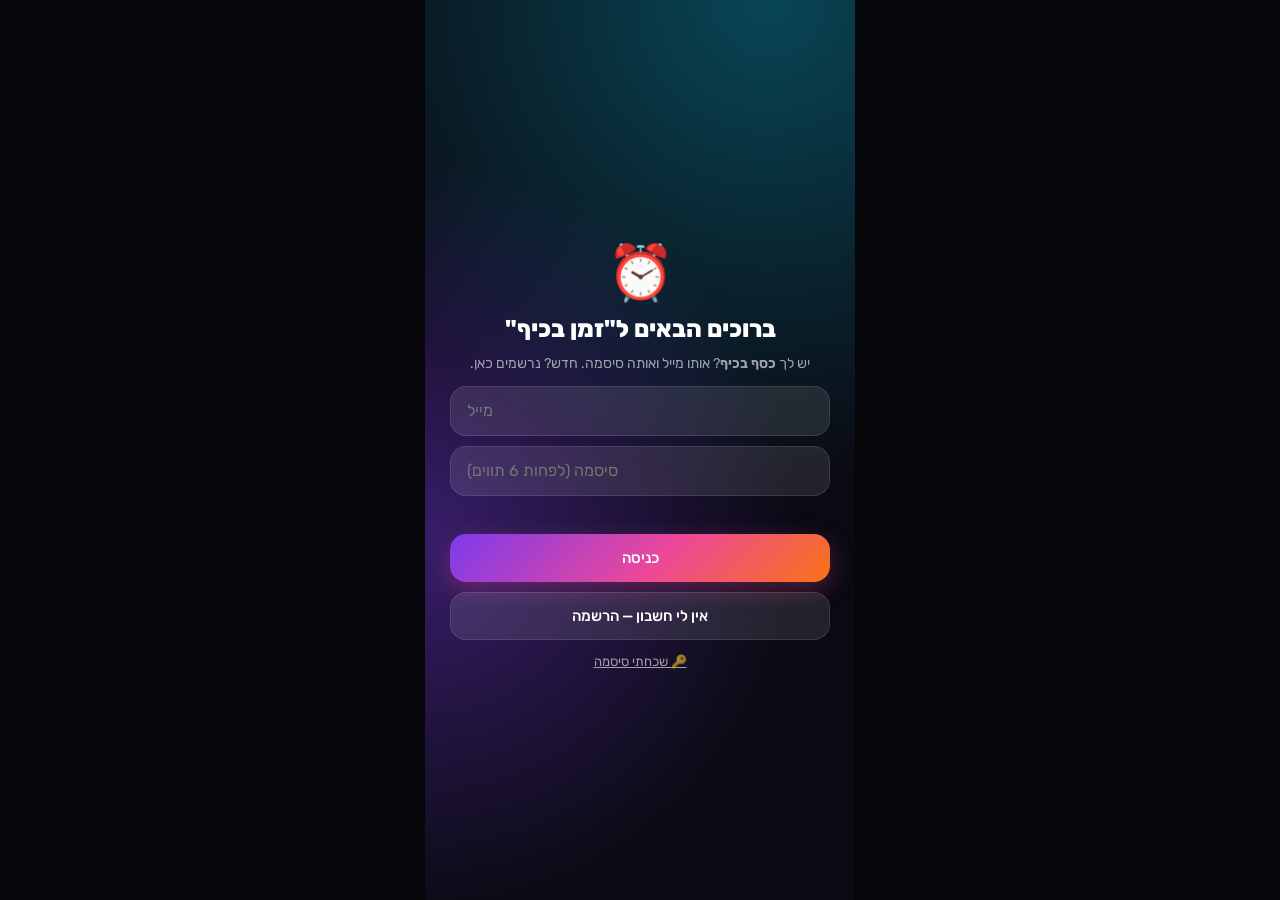
<file: index.html>
<!doctype html>
<html lang="he" dir="rtl">
<head>
<meta charset="utf-8">
<meta name="viewport" content="width=device-width, initial-scale=1, viewport-fit=cover">
<meta name="theme-color" content="#0A0A12">
<meta name="apple-mobile-web-app-capable" content="yes">
<meta name="apple-mobile-web-app-status-bar-style" content="black-translucent">
<meta name="apple-mobile-web-app-title" content="זמן בכיף">
<title>זמן בכיף</title>
<link rel="manifest" href="manifest.webmanifest">
<link rel="icon" href="icons/icon-192.png">
<link rel="apple-touch-icon" href="icons/icon-180.png">
<link rel="preconnect" href="https://fonts.googleapis.com">
<link href="https://fonts.googleapis.com/css2?family=Rubik:wght@400;500;700;800&display=swap" rel="stylesheet">
<link rel="stylesheet" href="css/style.css">
<script>/* גודל טקסט ואנימציות — לפני שהמסך מצטייר, כדי שלא יקפוץ */try{var f=localStorage.getItem('zman-font');if(f)document.documentElement.dataset.font=f;if(localStorage.getItem('zman-anim')==='off'||matchMedia('(prefers-reduced-motion: reduce)').matches&&localStorage.getItem('zman-anim')!=='on')document.documentElement.classList.add('no-anim')}catch(e){}</script>
</head>
<body>
<div class="app" id="app">
  <div class="blob b1"></div><div class="blob b2"></div><div class="blob b3"></div>
  <div class="toast" id="toast"></div>

  <header>
    <div><div class="logo">זמן בכיף ⏰</div><div class="hdate"><span id="hello"></span><span id="hdate"></span></div><div class="hdate hzman" id="hzman"></div></div>
    <div style="display:flex;gap:8px">
      <button class="icon-btn" id="setBtn" aria-label="הגדרות והאזור האישי">⚙️</button>
      <button class="icon-btn" id="meBtn" aria-label="אני" hidden style="display:none"></button>
      <button class="icon-btn" id="bellBtn" aria-label="התראות" style="position:relative">🔔<i class="badge" id="bellBadge" hidden></i></button>
      <button class="icon-btn" id="helpBtn" aria-label="עזרה">❓</button>
      <button class="icon-btn" id="todayBtn" aria-label="מה יש לי היום">📋</button>
    </div>
  </header>

  <main id="main">
    <!-- שיחה -->
    <section class="view on" id="v-chat">
      <div class="hero">
        <div class="streak" id="streak"></div>
        <small>היום שלך</small>
        <h3 class="t3h"><span id="t3title">⭐ החשובים של היום</span><button class="t3fold" id="t3fold" aria-label="לקפל / לפתוח" aria-expanded="true">▴</button></h3>
        <div class="top3" id="top3"></div>
        <div class="bar"><i id="t3bar" style="width:0"></i></div>
        <div class="hrow"><span id="t3txt"></span><button id="t3edit">✏️ לבחור אחרים</button></div>
      </div>
      <button class="dayline" id="dayline" aria-label="ציר היום — לחיצה פותחת את היומן"></button>
      <div id="installBanner"></div>
      <div class="chat" id="chat"></div>
      <div class="chips" id="chips"></div>
    </section>

    <!-- יומן -->
    <section class="view" id="v-cal">
      <div class="cal-top">
        <div class="seg" id="calMode"><button data-m="day" class="on">יומי</button><button data-m="week">שבועי</button><button data-m="month">חודשי</button></div>
        <div class="cal-nav">
          <button class="icon-btn" id="calPrev" aria-label="הקודם">▶</button>
          <div class="cal-title" id="calTitle" aria-live="polite"></div>
          <button class="icon-btn" id="calNext" aria-label="הבא">◀</button>
          <button class="chip" id="calToday">היום</button>
        </div>
        <div class="chips cal-who" id="calWho" hidden></div>
      </div>
      <div id="calBody"></div>
    </section>

    <!-- משימות -->
    <section class="view" id="v-tasks">
      <div class="seg tabs2 big-tabs"><button class="on" data-v="tasks"><span>📋</span>משימות</button><button data-v="thoughts"><span>💭</span>מחשבות</button><button data-v="kids" hidden><span>⭐</span>ילדים</button></div>
      <div class="h2">המשימות 📋</div>
      <div class="chips" id="whoFilter" style="padding:0 16px 12px" hidden></div>
      <div class="chips" id="catFilter" style="padding:0 16px 12px" hidden></div>
      <div class="cards" id="taskList"></div>
    </section>

    <!-- קניות -->
    <section class="view" id="v-shop">
      <div class="h2" id="shopTitle">רשימת קניות 🛒</div>
      <div class="chips" id="shopWho" style="padding:0 16px 10px" hidden></div>
      <div class="chips shop-lists" id="shopLists" style="padding:0 16px 10px"></div>
      <div style="padding:0 16px 10px"><button class="btn" id="menuBtn" style="margin:0">🍲 תפריט שבת ← מצרכים לרשימה</button></div>
      <div class="shop-add"><input id="shopIn" placeholder="למשל: חלב, ביצים, עגבניות" enterkeyhint="done" autocomplete="off"><button class="round mic" id="shopAdd" aria-label="הוספה" style="width:46px;height:46px;font-size:20px">＋</button></div>
      <div class="cards" id="shopList"></div>
    </section>

    <!-- ילדים -->
    <section class="view" id="v-kids">
      <div class="seg tabs2 big-tabs"><button data-v="tasks"><span>📋</span>משימות</button><button data-v="thoughts"><span>💭</span>מחשבות</button><button class="on" data-v="kids"><span>⭐</span>ילדים</button></div>
      <div class="h2">כוכבים ופרסים ⭐</div>
      <div class="cards" id="kidList"></div>
    </section>

    <!-- מחשבות -->
    <section class="view" id="v-thoughts">
      <div class="seg tabs2 big-tabs"><button data-v="tasks"><span>📋</span>משימות</button><button class="on" data-v="thoughts"><span>💭</span>מחשבות</button><button data-v="kids" hidden><span>⭐</span>ילדים</button></div>
      <div class="h2">תיבת מחשבות 💭</div>
      <div class="cards" id="thoughtList"></div>
    </section>

    <!-- הגדרות -->
    <section class="view" id="v-settings">
      <div class="h2">האזור האישי והגדרות ⚙️</div>
      <div class="cards">
        <div class="card me-card" id="meCard"></div>
        <div class="card demo-card" id="demoCard" hidden></div>
        <button class="btn full news-btn" id="toNews">✨ מה חדש</button>
        <div class="card" id="familyCard" hidden></div>
        <div class="card" id="pushCard"></div>
        <div class="card">
          <h4>🕯️ שבת וחגים</h4>
          <div class="set-row"><span>העיר שלי</span><select id="setCity" class="sel"></select></div>
          <div class="set-row"><span>הדלקת נרות, דקות לפני השקיעה</span><input type="number" id="setCandle" min="0" max="60" class="num"></div>
          <div class="set-row" style="display:block"><span>להתריע לפני כניסת שבת/חג</span><div class="chips" id="setShAlerts" style="padding:8px 0 0;flex-wrap:wrap"></div></div>
          <div class="set-row"><span>🎵 צליל ההתראות</span><span style="display:flex;gap:6px"><select id="setMelody" class="sel"></select><button class="act" id="testMelody">▶️</button></span></div>
          <p class="note">בשבת ובחג אין שום תזכורת או התראה, ומה שנופל בהם עובר למוצאי שבת או חג. הזמנים מגיעים מ-Hebcal, לוח שנה יהודי חינמי. הצליל הזה מושמע כשהאפליקציה פתוחה.</p>
        </div>
        <div class="card" id="viewCard"></div>
        <div class="card" id="calCard"></div>
        <div class="card" id="calSubCard"><h4>📅 חיבור ליומן של הטלפון</h4><p class="note" style="margin:4px 0 10px">המשימות, הפגישות והתזכורות שלך מופיעות ביומן של האייפון או של גוגל, ומתעדכנות לבד.</p><button class="btn pri" id="calSubBtn">📅 חיבור ליומן של הטלפון</button></div>
        <div class="card" id="gcalCard"></div>
        <div class="card" id="catCard"></div>
        <div class="card">
          <h4>סיכומים בשיחה</h4>
          <div class="set-row"><span>☀️ סיכום בוקר, מהשעה</span><input type="time" id="setMorning"></div>
          <div class="set-row"><span>🌙 סיכום ערב, מהשעה</span><input type="time" id="setEvening"></div>
          <p class="note">הסיכום מופיע בשיחה בפעם הראשונה שפותחים את האפליקציה אחרי השעה הזאת.</p>
          <div id="monthlyRow"></div>
        </div>
        <div class="card">
          <h4>דברים משותפים <small>שרק אחד יכול להשתמש בהם</small></h4>
          <p class="note">אם שניכם צריכים אותם באותה שעה, אתריע. 🚗 הרכב כבר ברשימה.</p>
          <div id="resList"></div>
          <div class="res-row"><input id="resNew" placeholder="למשל: העגלה, המחשב הנייד"><button class="act pri" id="resAdd">＋ הוסף</button></div>
        </div>
        <div class="card" id="lockCard"></div>
        <div class="card">
          <h4>📤 לשתף את האפליקציה עם חבר</h4>
          <p class="note">חבר שיקבל את הקישור יפתח משפחה משלו, נפרדת לגמרי.</p>
          <button class="btn pri" id="shareAppBtn">📤 שיתוף</button>
          <button class="btn" id="helpBtn2">❓ עזרה ומדריך</button>
        </div>
        <div class="card">
          <h4>💌 משוב</h4>
          <p class="note">רעיון, תקלה או מחמאה? זה מגיע ישירות למוישי במייל. אפשר גם לכתוב בצ'אט "משוב: …"</p>
          <button class="btn pri" id="feedbackBtn">💌 שליחת משוב</button>
        </div>
        <div class="card">
          <h4>גיבוי</h4>
          <p class="note">המשימות נשמרות בטלפון ובענן של המשפחה. אפשר גם לשמור עותק לקובץ.</p>
          <button class="btn pri" id="backupBtn">💾 שמור גיבוי לקובץ</button>
          <button class="btn" id="restoreBtn">📂 שחזר מקובץ גיבוי</button>
          <input type="file" id="restoreFile" accept=".json,application/json" hidden>
        </div>
        <div class="card">
          <h4>התקנה על הטלפון</h4>
          <p class="note"><b>אנדרואיד:</b> פותחים את הקישור ב-Chrome ← ⋮ (שלוש הנקודות למעלה) ← גוללים למטה ← "התקנת אפליקציה".<br><b>אייפון (Safari):</b> כפתור השיתוף ⬆️ ← "הוסף למסך הבית".<br><b>מחשב (Chrome):</b> האייקון של ההתקנה בצד שורת הכתובת.</p>
          <button class="btn" id="installBtn" hidden>📲 התקן עכשיו</button>
        </div>
        <div class="card">
          <h4>ניקוי</h4>
          <button class="btn danger" id="clearChatBtn">🧹 נקה את היסטוריית השיחה</button>
          <p class="note" style="margin-top:6px">המשימות והמחשבות נשארות. רק ההודעות נמחקות.</p>
          <button class="btn" id="resetPrefsBtn" style="margin-top:10px">↩️ שחזור הגדרות ההתחלה</button>
          <p class="note" style="margin-top:6px">רק ההעדפות חוזרות להתחלה. המשימות, הפגישות והקבוצות נשארות.</p>
        </div>
      </div>
    </section>
  </main>

  <div class="composer" id="composer">
    <input id="inp" placeholder="כתוב או אמור… למשל: תזכיר לי מחר ב-10" autocomplete="off" enterkeyhint="send">
    <div class="rec-bar" id="recBar" hidden>
      <button class="rec-x" id="recCancel" aria-label="ביטול ההקלטה">✖️</button>
      <i class="rec-dot"></i><b id="recTime">0:00</b><span id="recTxt"></span>
      <button class="rec-stop" id="recStop" aria-label="עצירה ושליחה">⏹️</button>
    </div>
    <div class="rec-lock" id="recLock" hidden>🔒<small>⬆️</small></div>
    <button class="round mic" id="mic" aria-label="הקלטה קולית">🎤</button>
  </div>

  <nav>
    <button class="on" data-v="chat"><span>💬</span>שיחה<i class="badge new" id="newChat" hidden></i></button>
    <button data-v="cal"><span>📅</span>יומן</button>
    <button class="plus" id="plusBtn" aria-label="הוספה מהירה"><b>➕</b></button>
    <button data-v="tasks"><span>📋</span>משימות<i class="badge" id="lateBadge" hidden></i><i class="badge new" id="newTasks" hidden></i></button>
    <button data-v="shop"><span>🛒</span>קניות<i class="badge new" id="newShop" hidden></i></button>
  </nav>

  <div class="gate" id="gate"><div class="gate-box" id="gateBody"></div></div>
  <div class="lock" id="lock">
    <div class="blob b1"></div><div class="blob b2"></div>
    <div class="logo" style="position:relative">זמן בכיף ⏰</div>
    <h2>🔒 האפליקציה נעולה</h2>
    <button class="btn pri bio" id="lockBio" hidden style="width:auto;padding:0 20px">😊 פתיחה בפנים / טביעת אצבע</button>
    <div class="note" style="position:relative">או הקלדת קוד</div>
    <div class="dots" id="lockDots"><i></i><i></i><i></i><i></i></div>
    <div class="err" id="lockErr" style="position:relative;margin:0;color:#FB7185;min-height:18px"></div>
    <div class="pad" id="lockPad"></div>
    <button class="link" id="lockForgot" style="position:relative;color:#C4B5FD">🔢 שכחתי את הקוד</button>
    <div id="lockRec" hidden style="position:relative;width:min(300px,90%);display:flex;flex-direction:column;gap:8px">
      <input id="lockRecPass" type="password" autocomplete="current-password" placeholder="הסיסמה של החשבון" dir="ltr" style="height:46px;border-radius:14px;border:1px solid var(--line);background:var(--card2);color:#fff;padding:0 14px;font:inherit;font-size:16px">
      <button class="btn pri" id="lockRecGo" style="margin:0">🔓 לפתוח עם הסיסמה</button>
    </div>
  </div>
  <!-- ⏱️ טיימר פוקוס -->
  <div class="focus" id="focus" hidden>
    <div class="fc-phase" id="fcPhase"></div>
    <div class="fc-title" id="fcTitle"></div>
    <div class="fc-ring"><svg viewBox="0 0 200 200" aria-hidden="true"><circle cx="100" cy="100" r="90" class="bg"/><circle cx="100" cy="100" r="90" class="fg" id="fcRing"/></svg><b id="fcTime" aria-live="polite"></b></div>
    <button class="btn pri" id="fcDone" style="width:min(300px,90%)">✅ סיימתי</button>
    <div class="two" style="width:min(300px,90%)"><button class="btn" id="fcHide">🔽 להקטין</button><button class="btn danger" id="fcStop">⏹️ לעצור</button></div>
  </div>
  <button class="focus-pill" id="focusPill" hidden aria-label="טיימר פוקוס"></button>
  <div class="sheet-bg" id="sheetBg"><div class="sheet" id="sheet"></div></div>
</div>
<script>/* 📱 עמדת בדיקה: תקלה בתוך המסגרת נשלחת לדף שמסביב (כדי לראות אותה משם) */if(/[?&]bdika=1/.test(location.search)&&parent!==window){var bErr=function(m){try{parent.postMessage({bdika:'error',app:'zman',msg:String(m).slice(0,300)},'*')}catch(e){}};addEventListener('error',function(e){bErr((e.message||'error')+' @'+(e.filename||'').split('/').pop()+':'+e.lineno)},true);addEventListener('unhandledrejection',function(e){bErr('promise: '+(e.reason&&e.reason.message||e.reason))});setTimeout(function(){bErr('alive: '+(document.querySelector('#chat')?document.querySelector('#chat').children.length:'-')+' items, gate='+(document.querySelector('#gate')||{}).className)},6000)}</script>
<script type="module" src="js/app.js"></script>
</body>
</html>
</file>
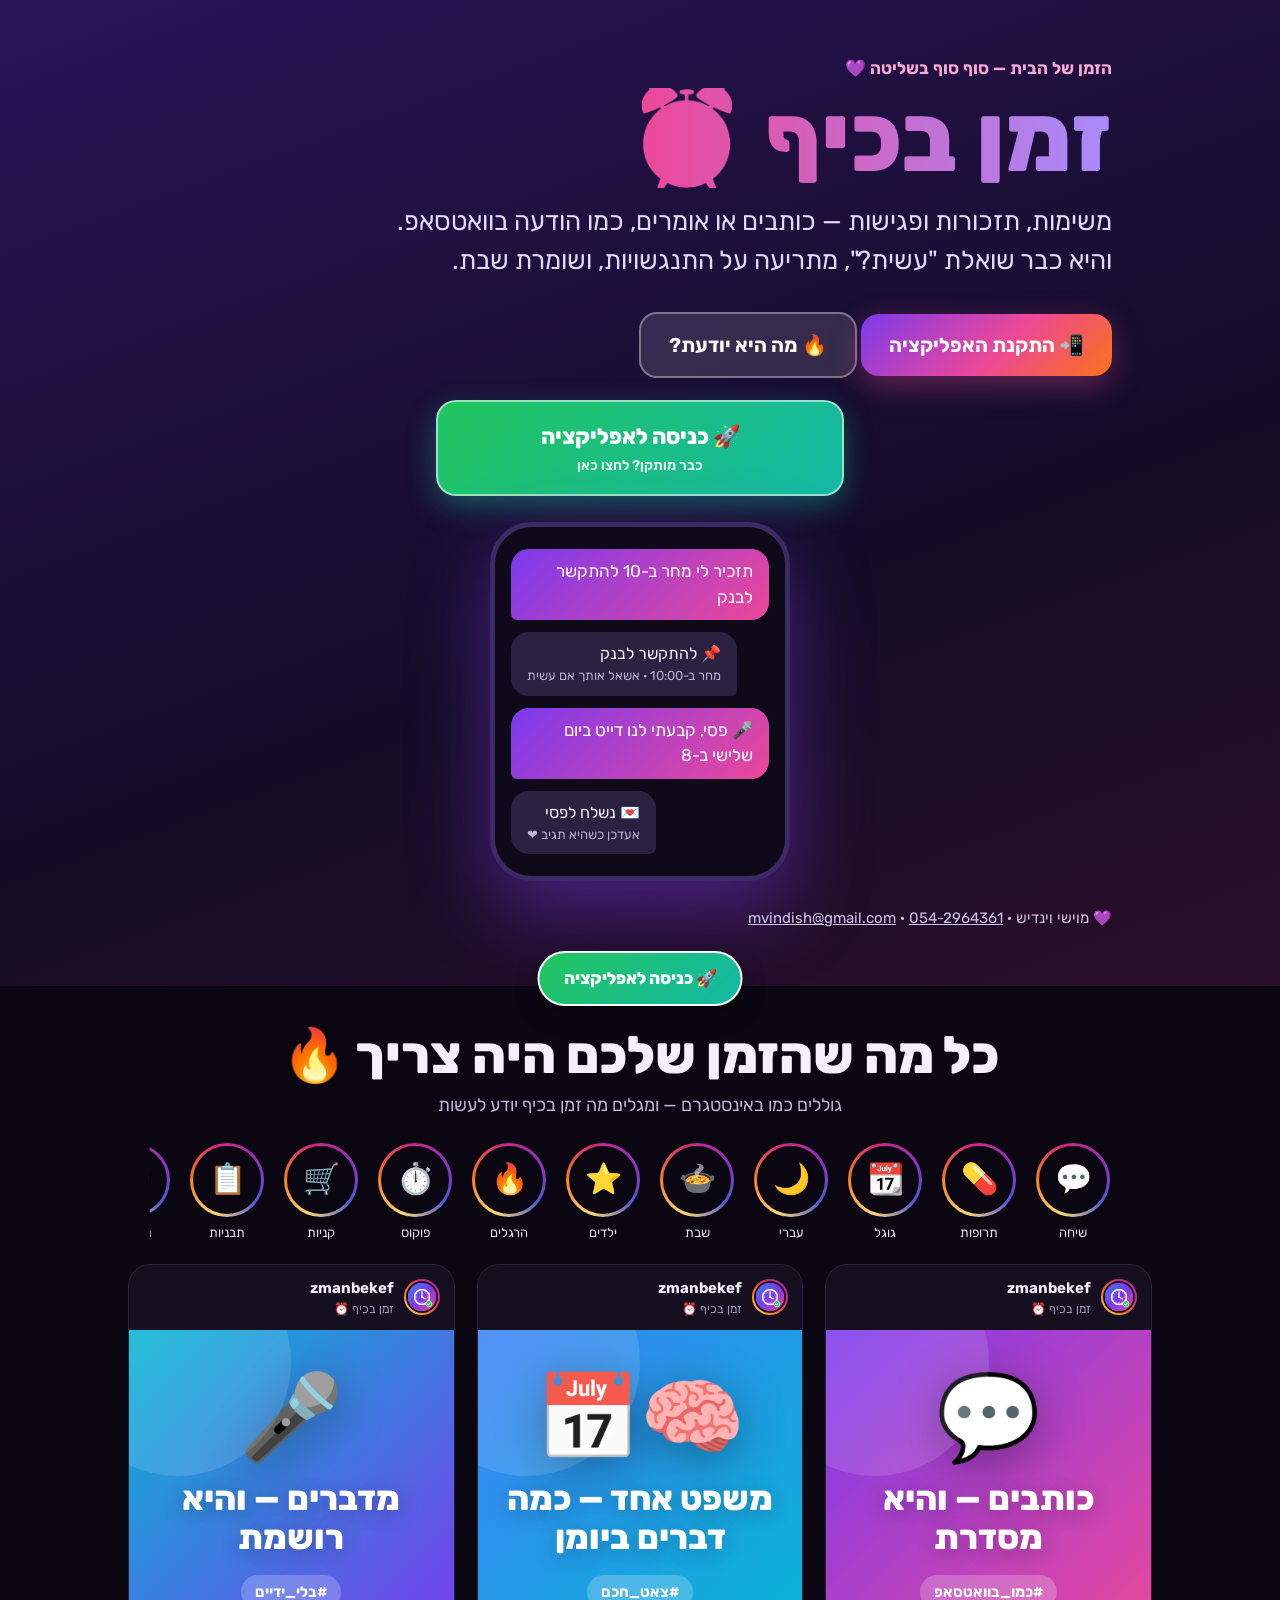
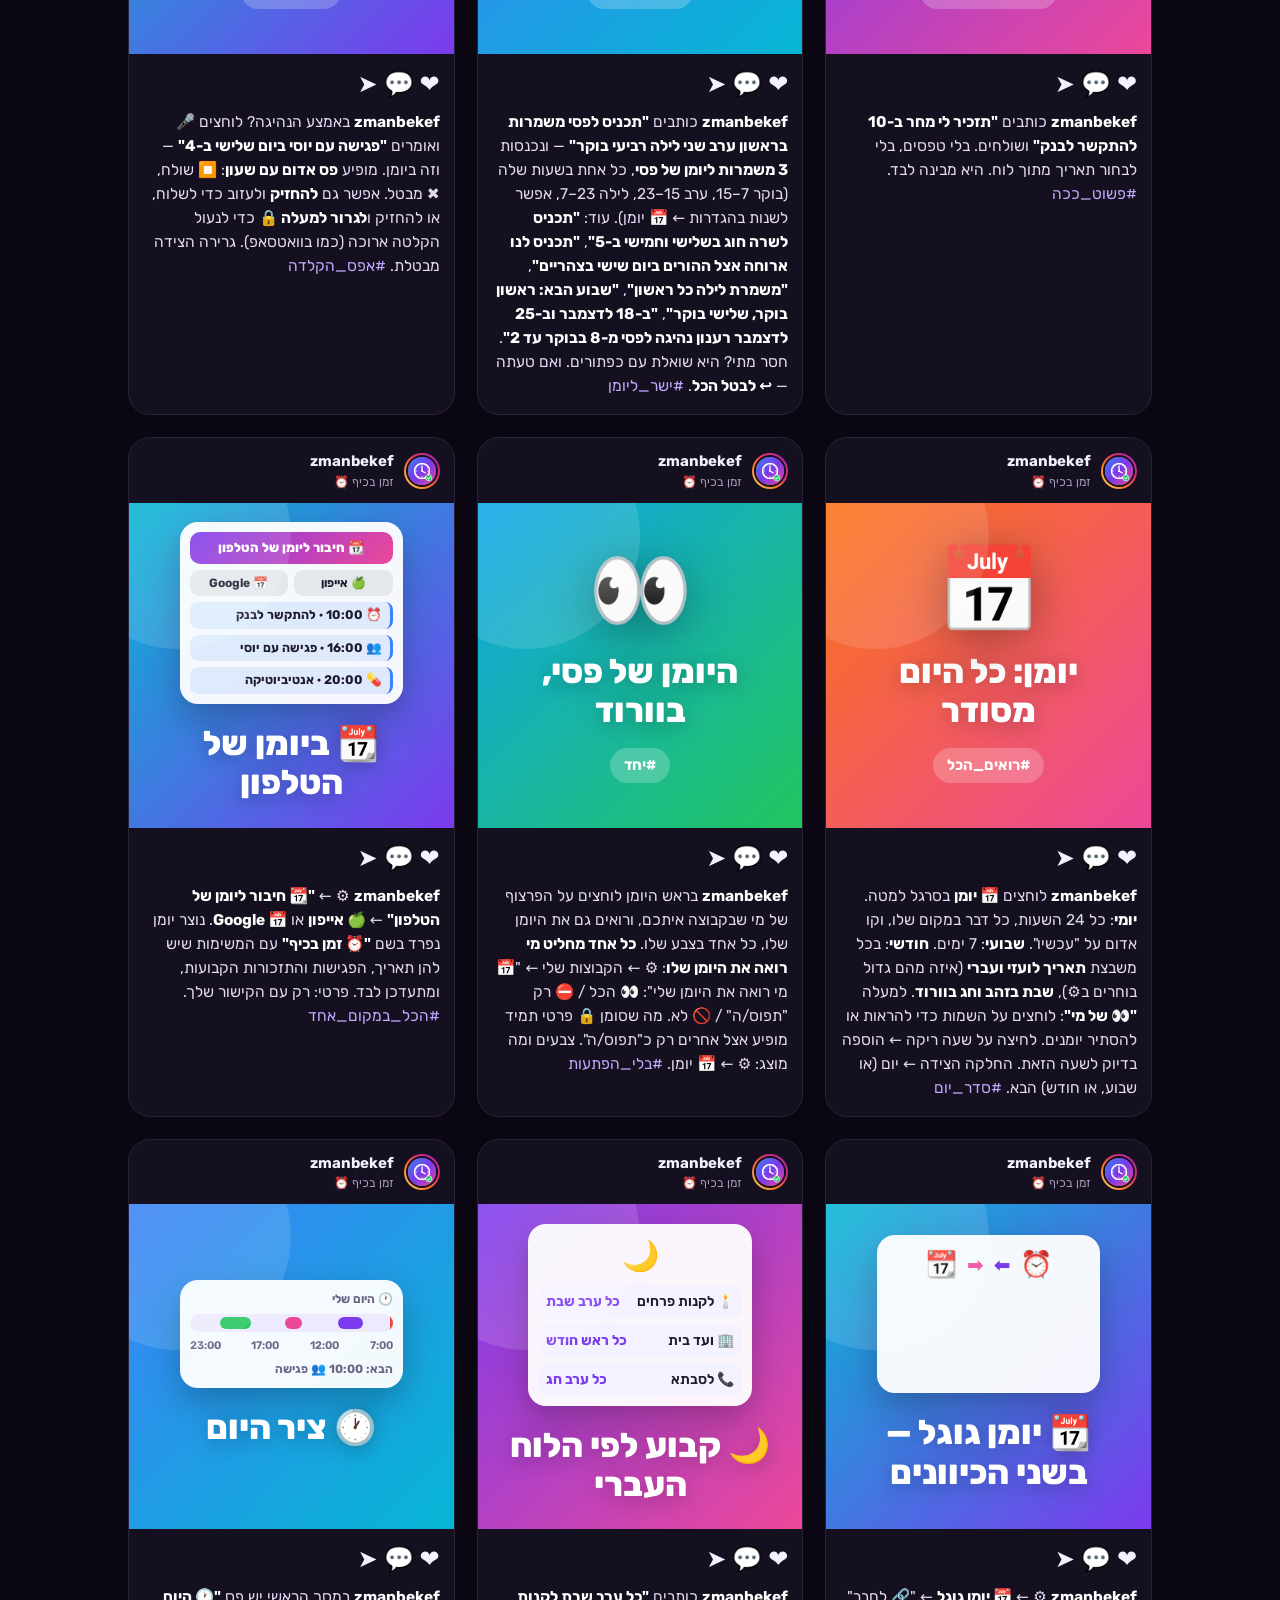
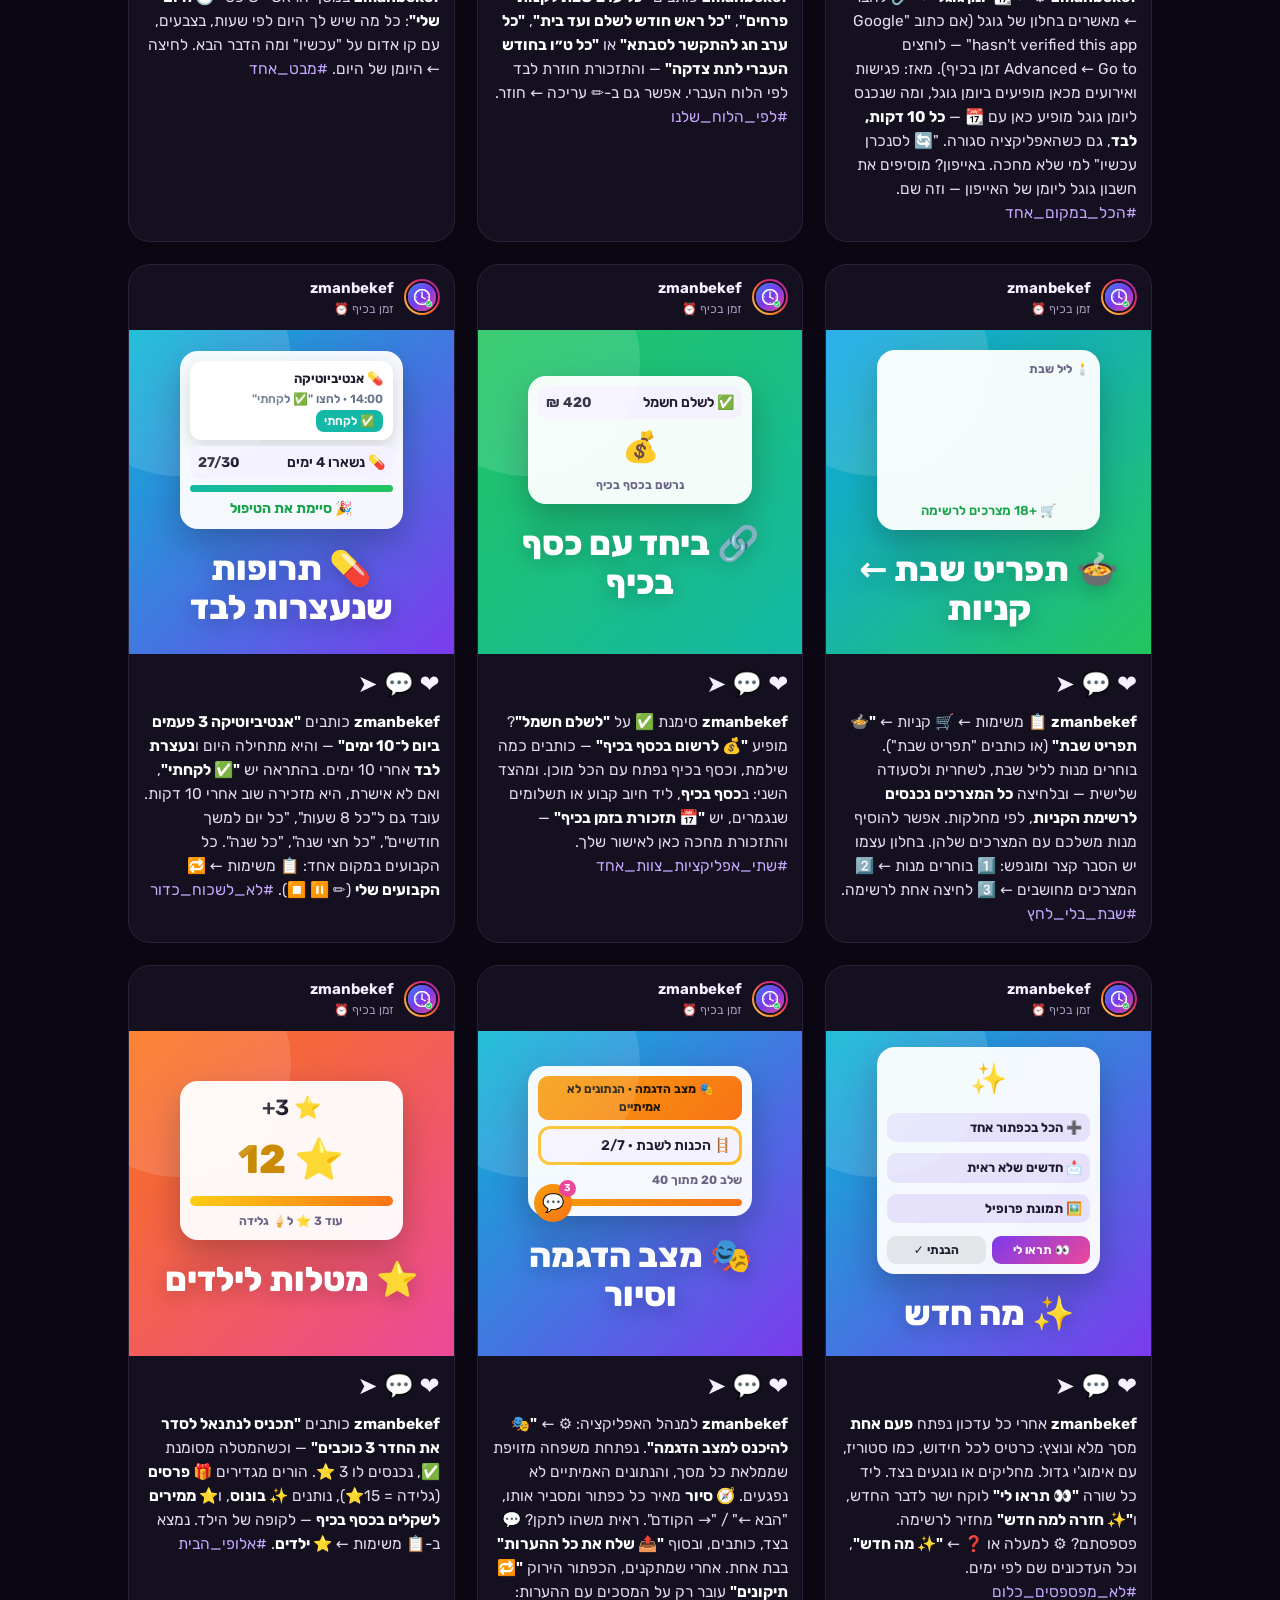
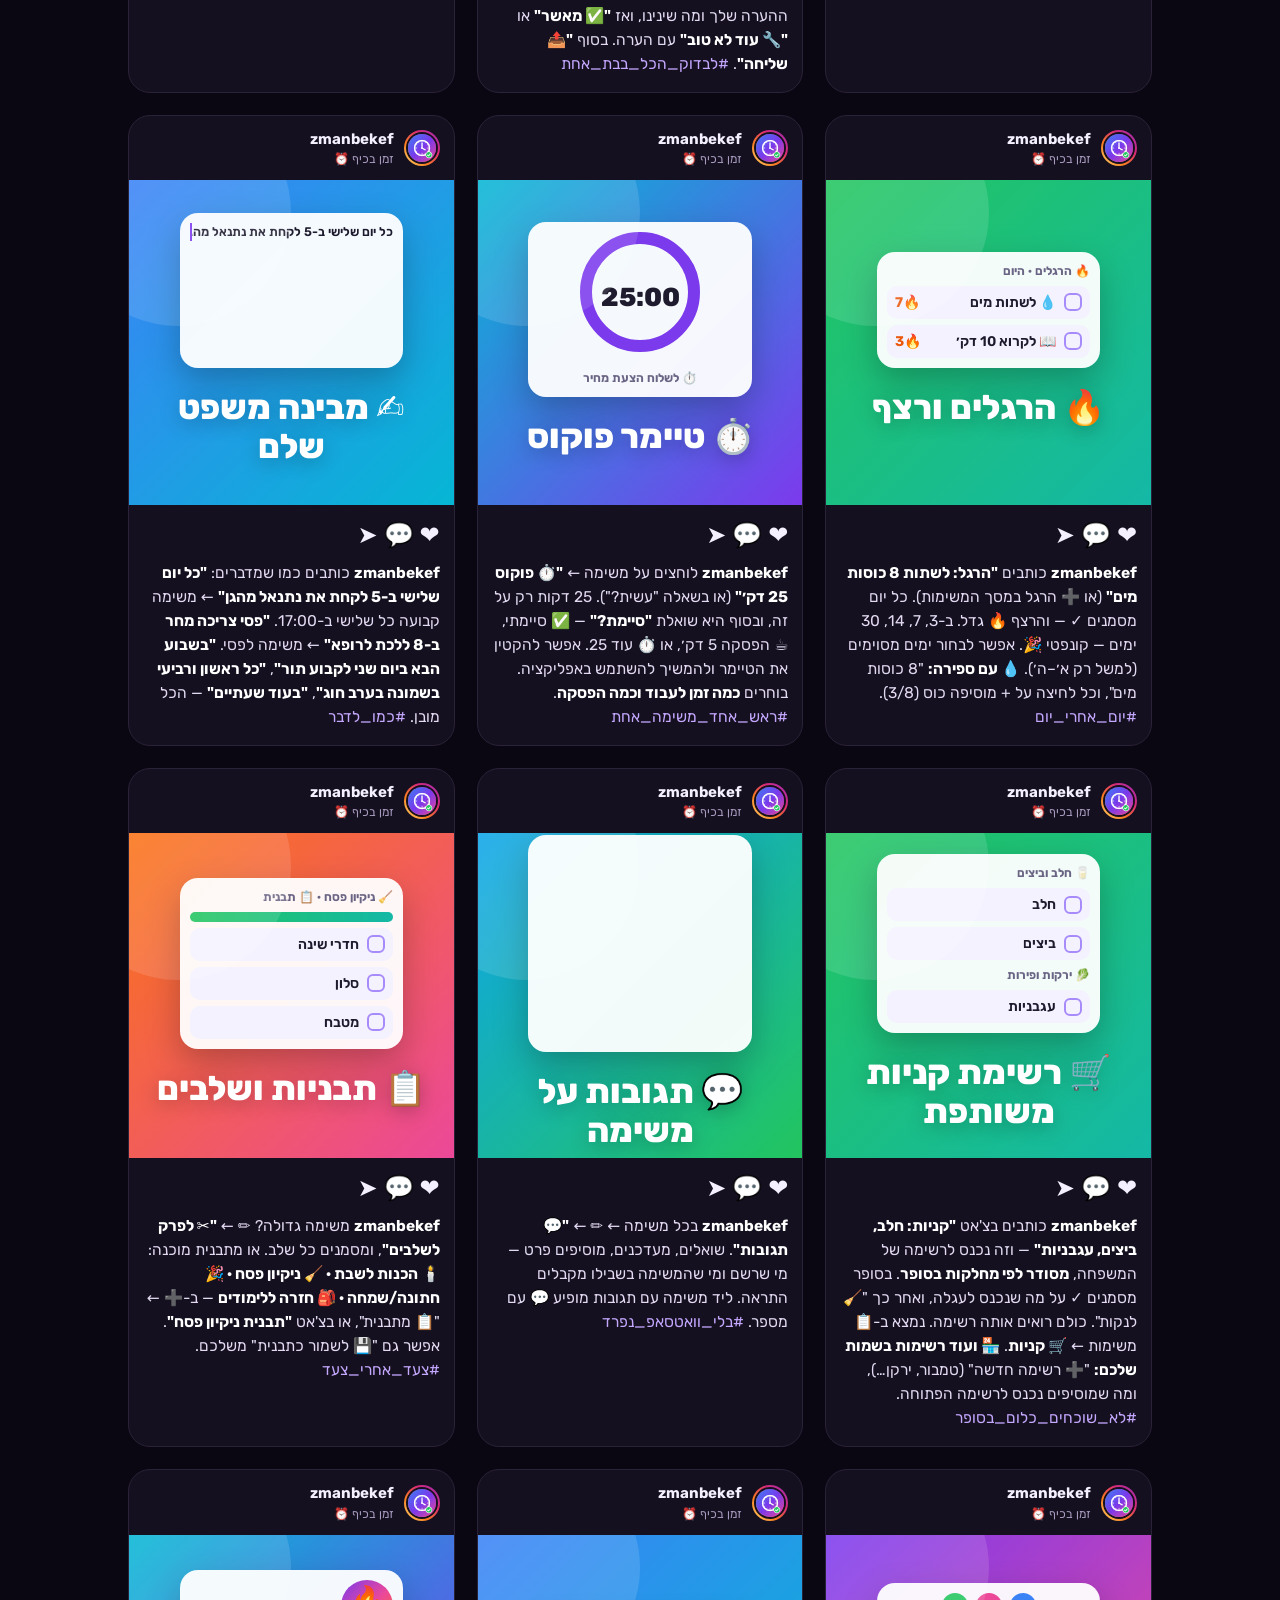
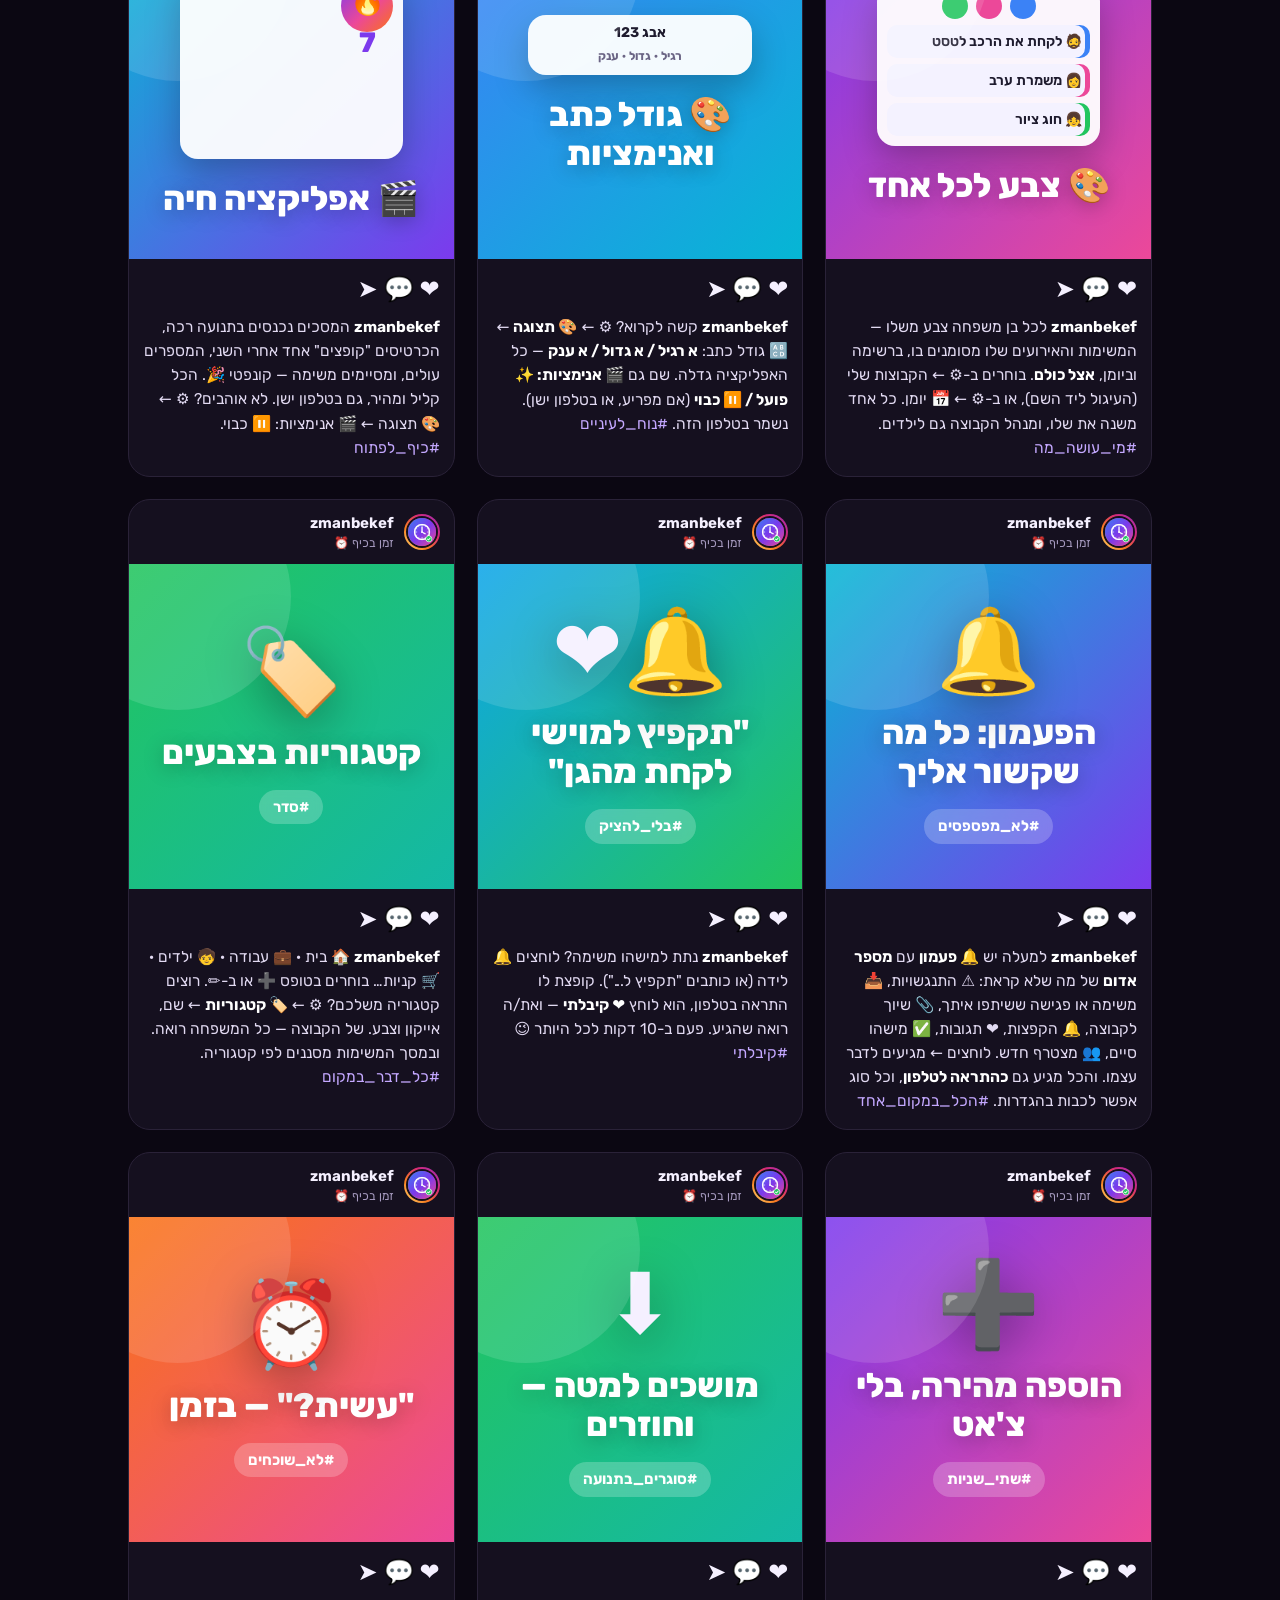
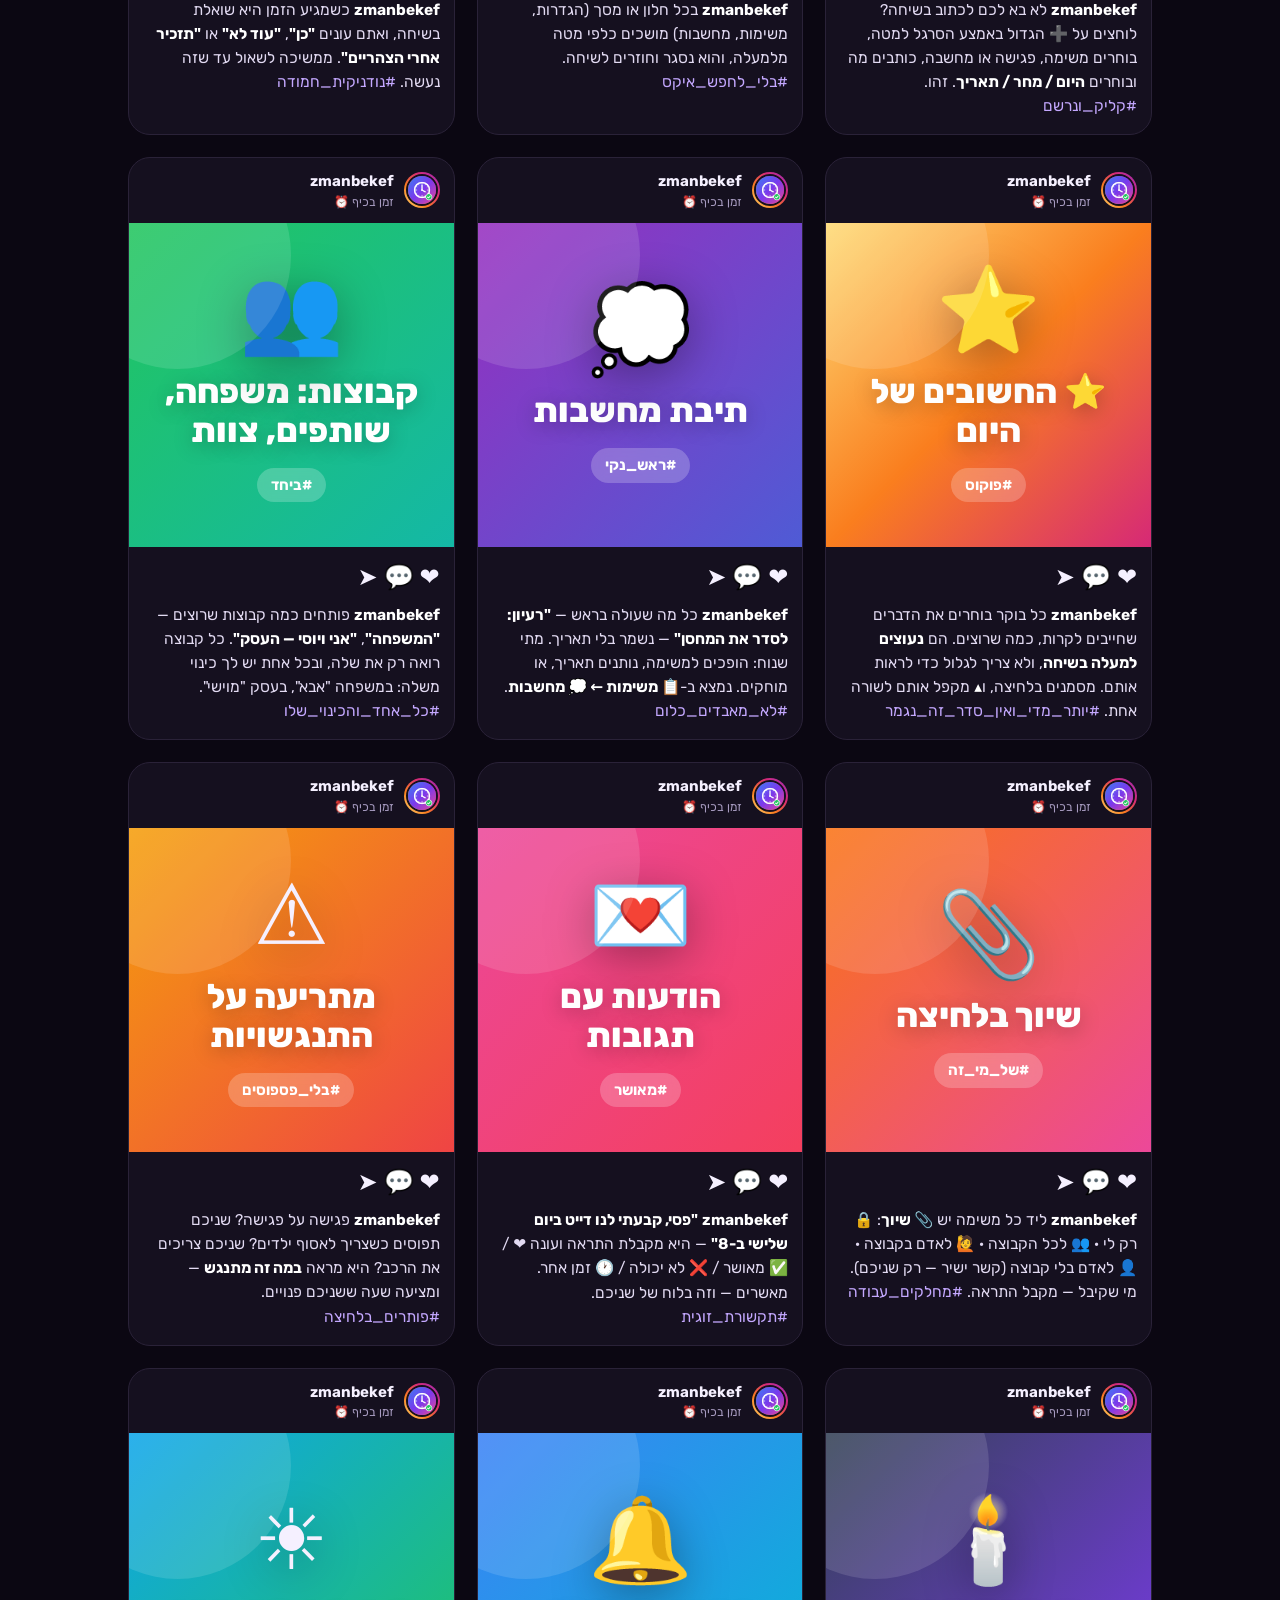
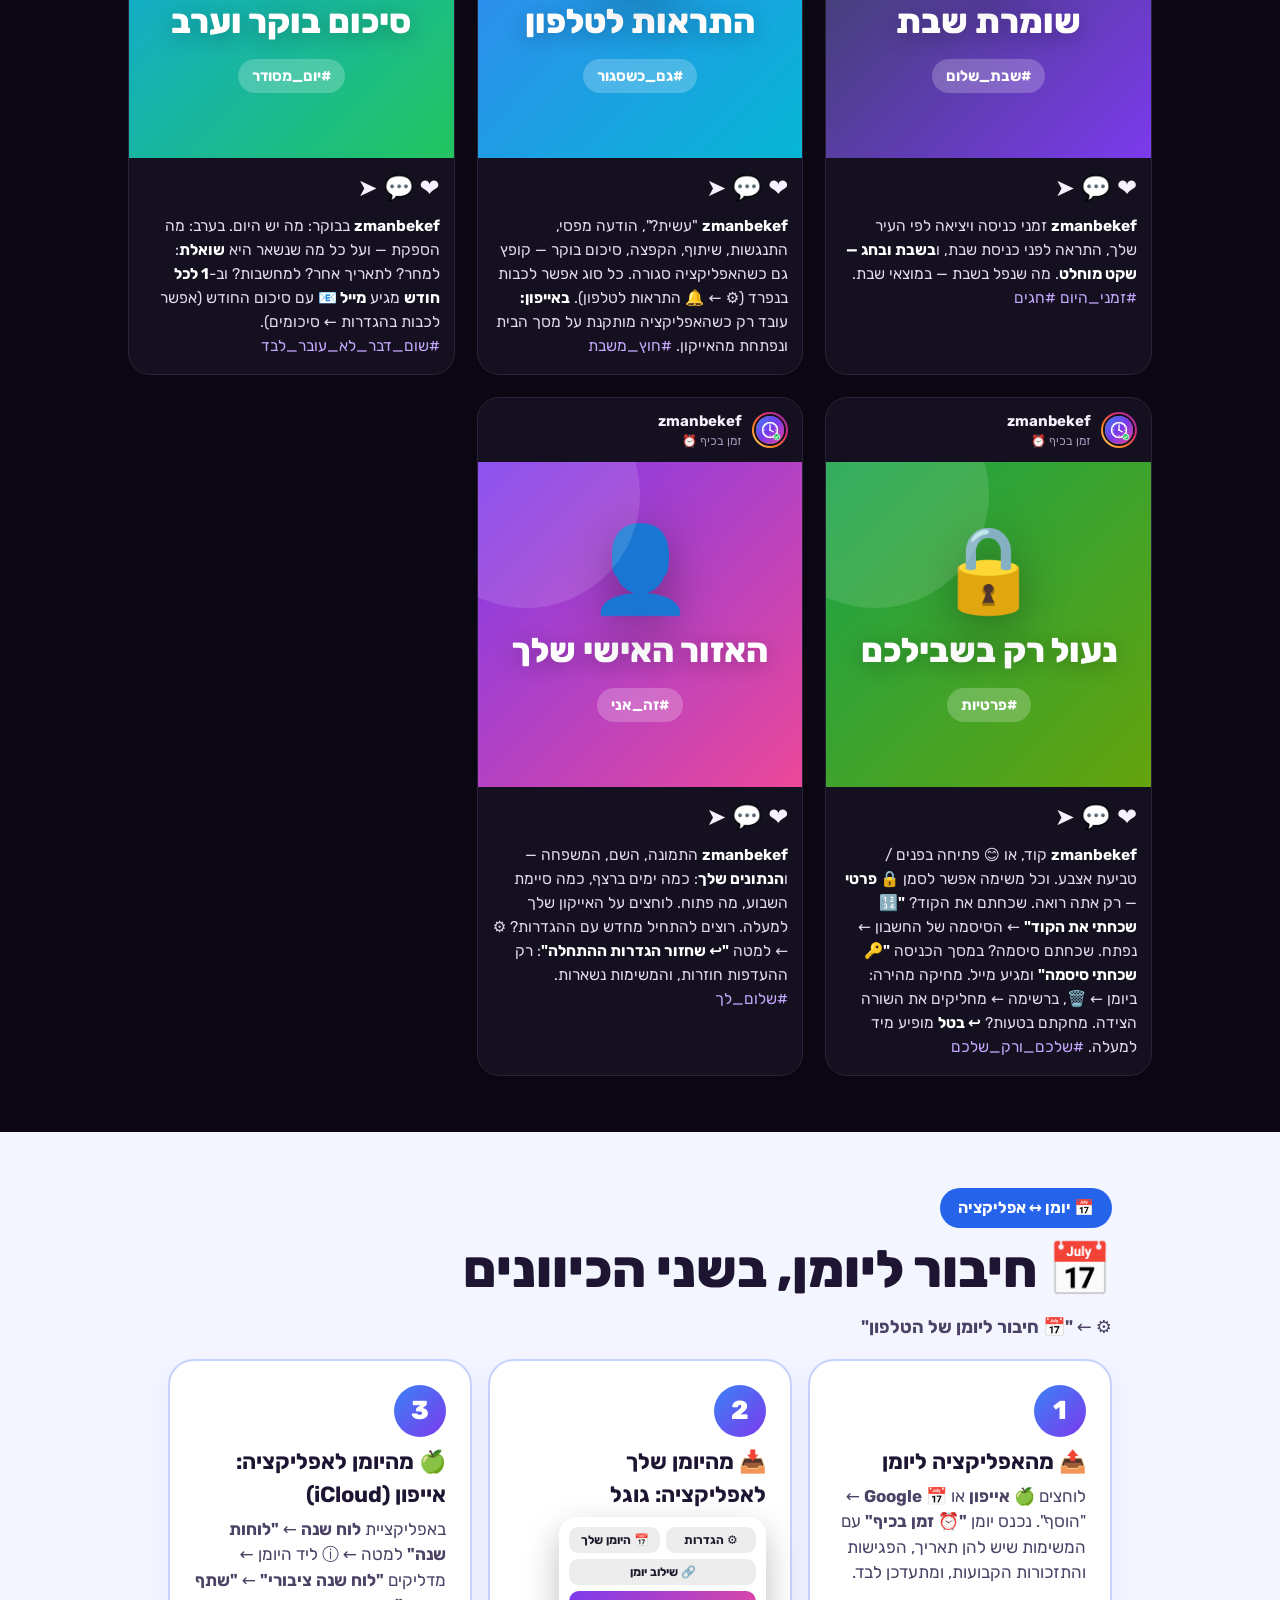
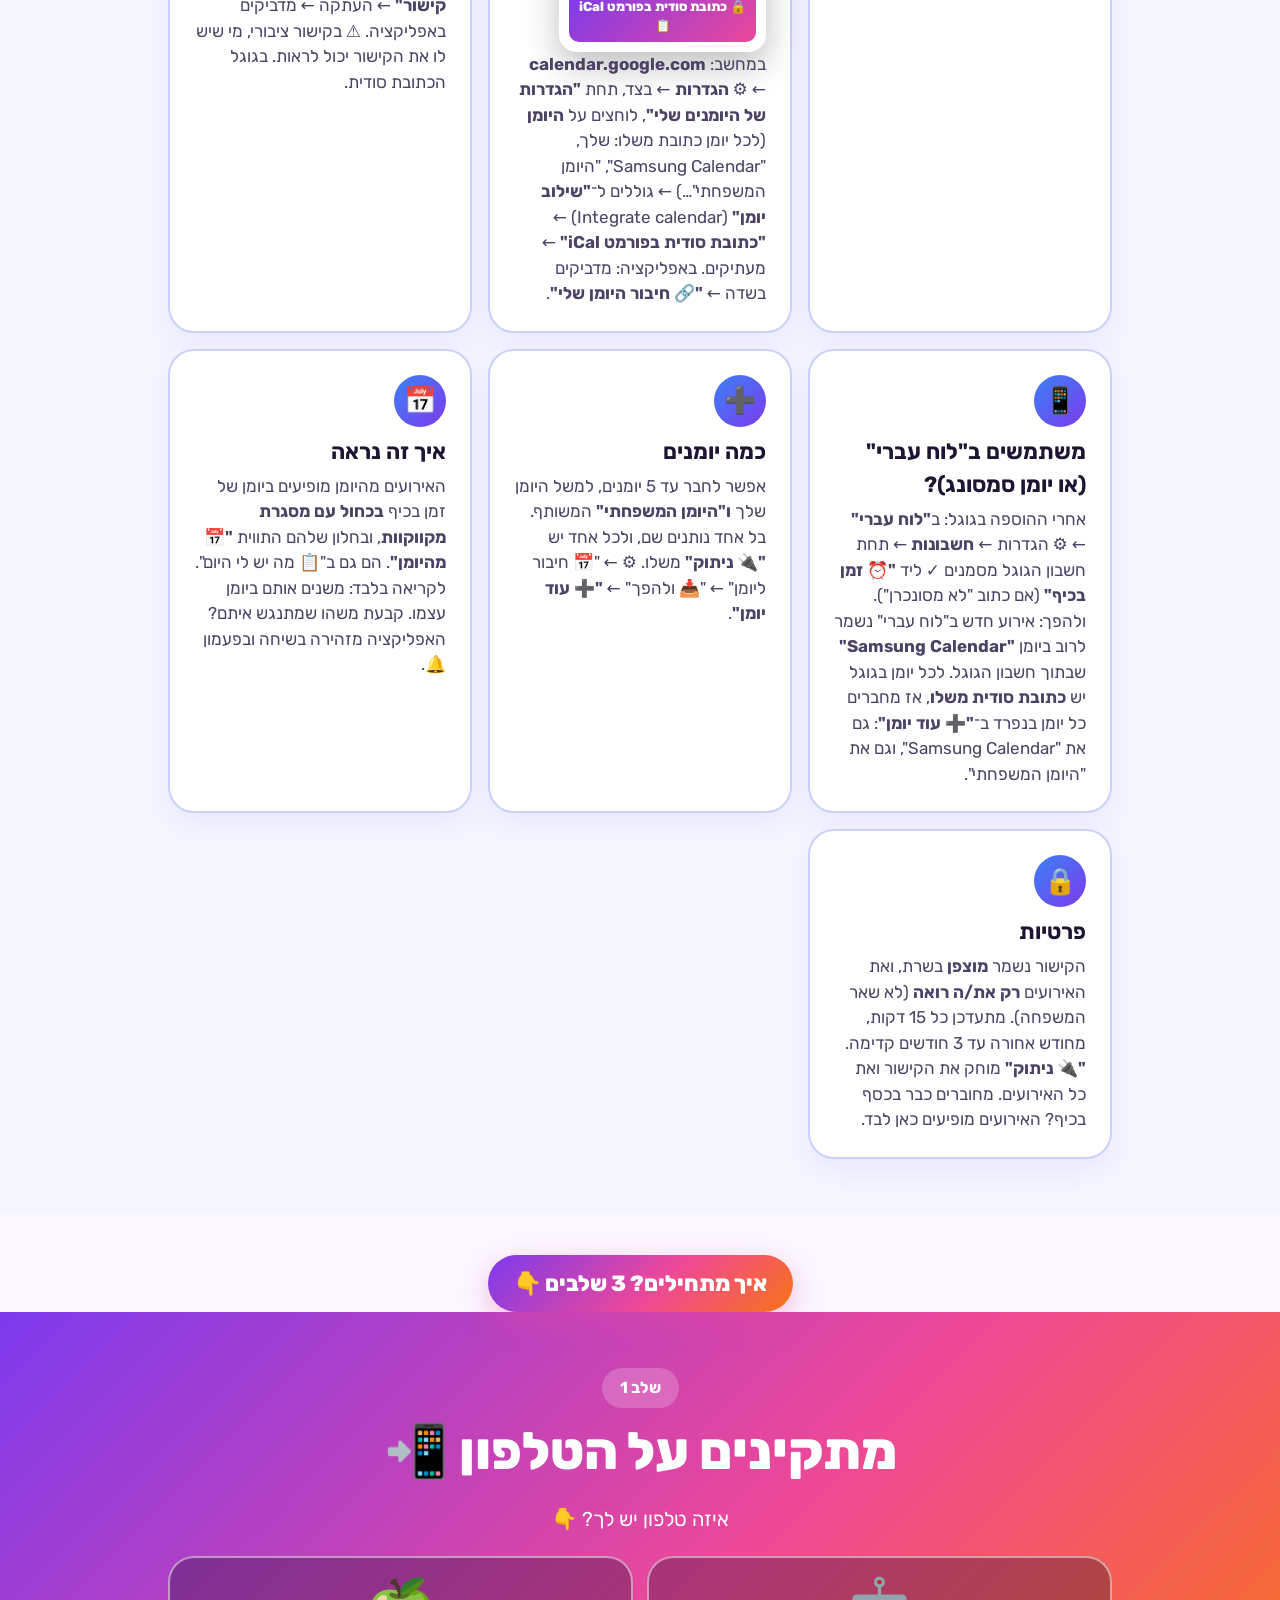
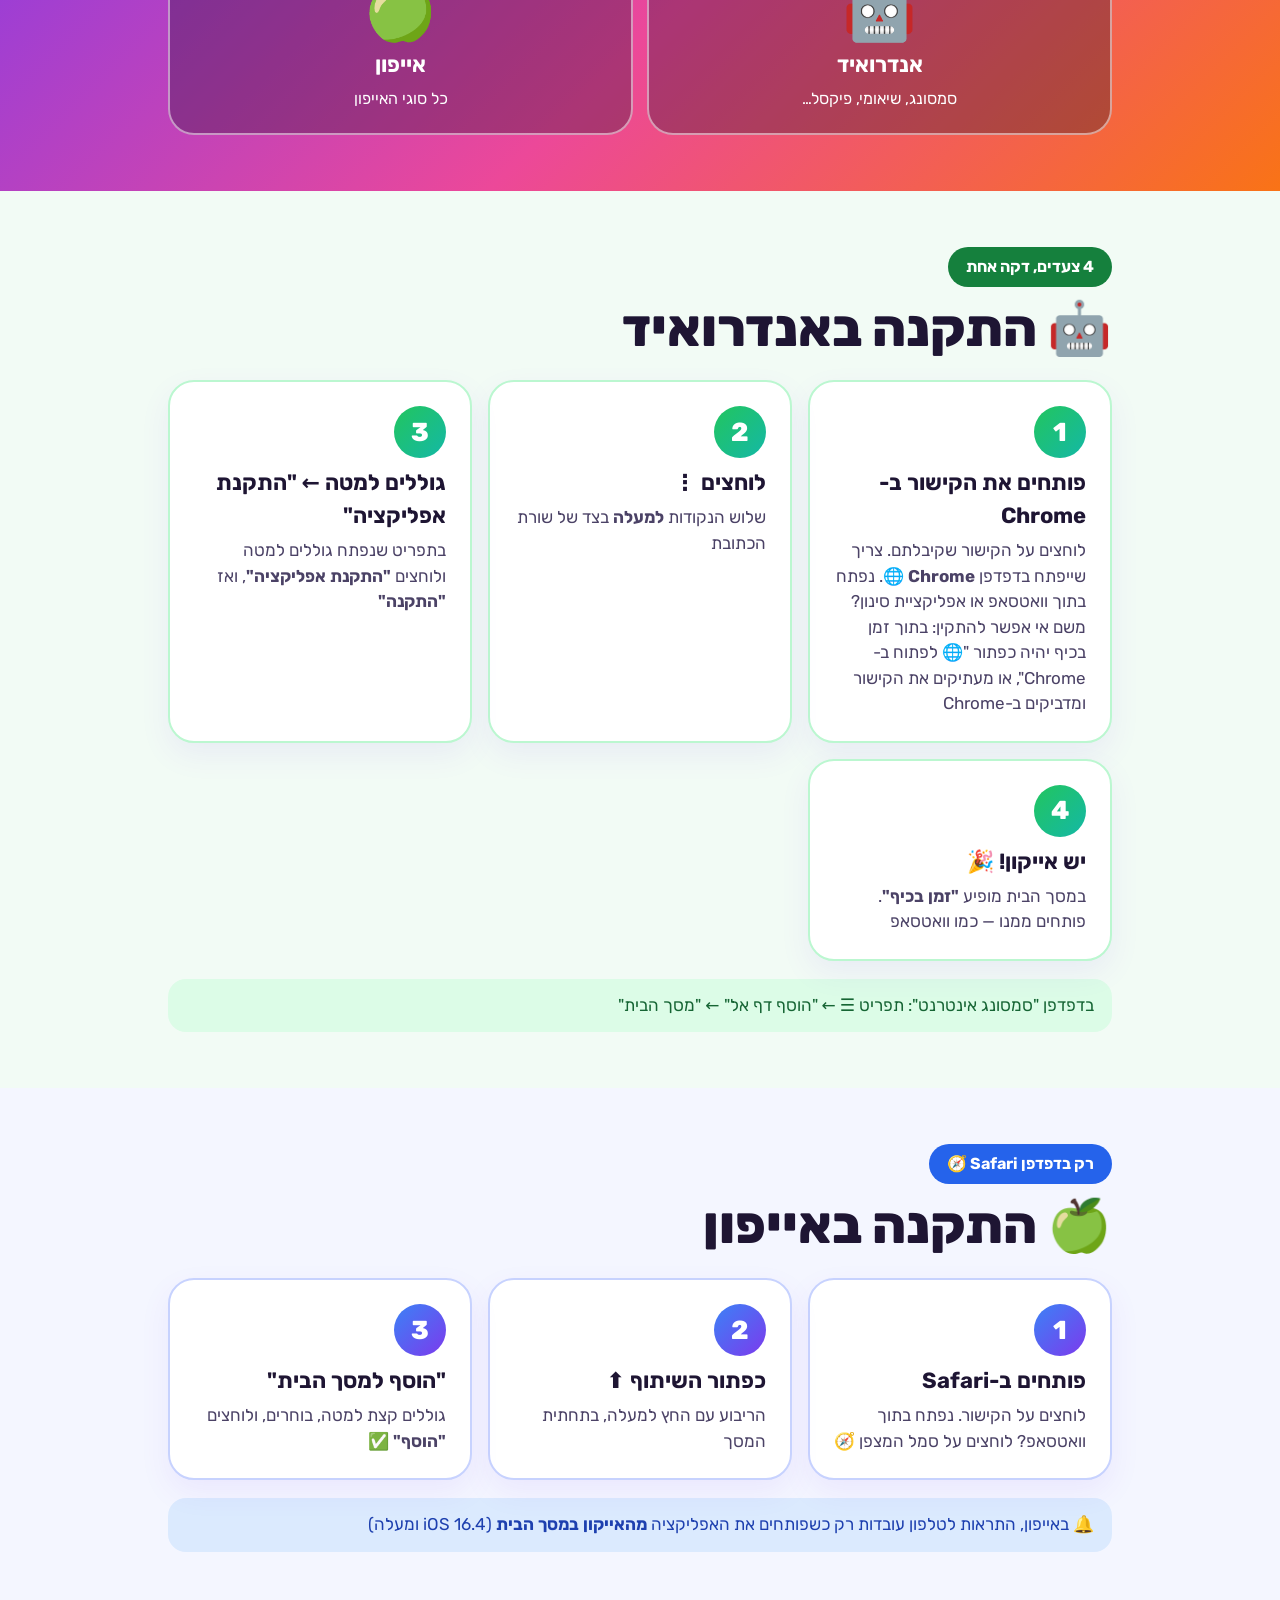
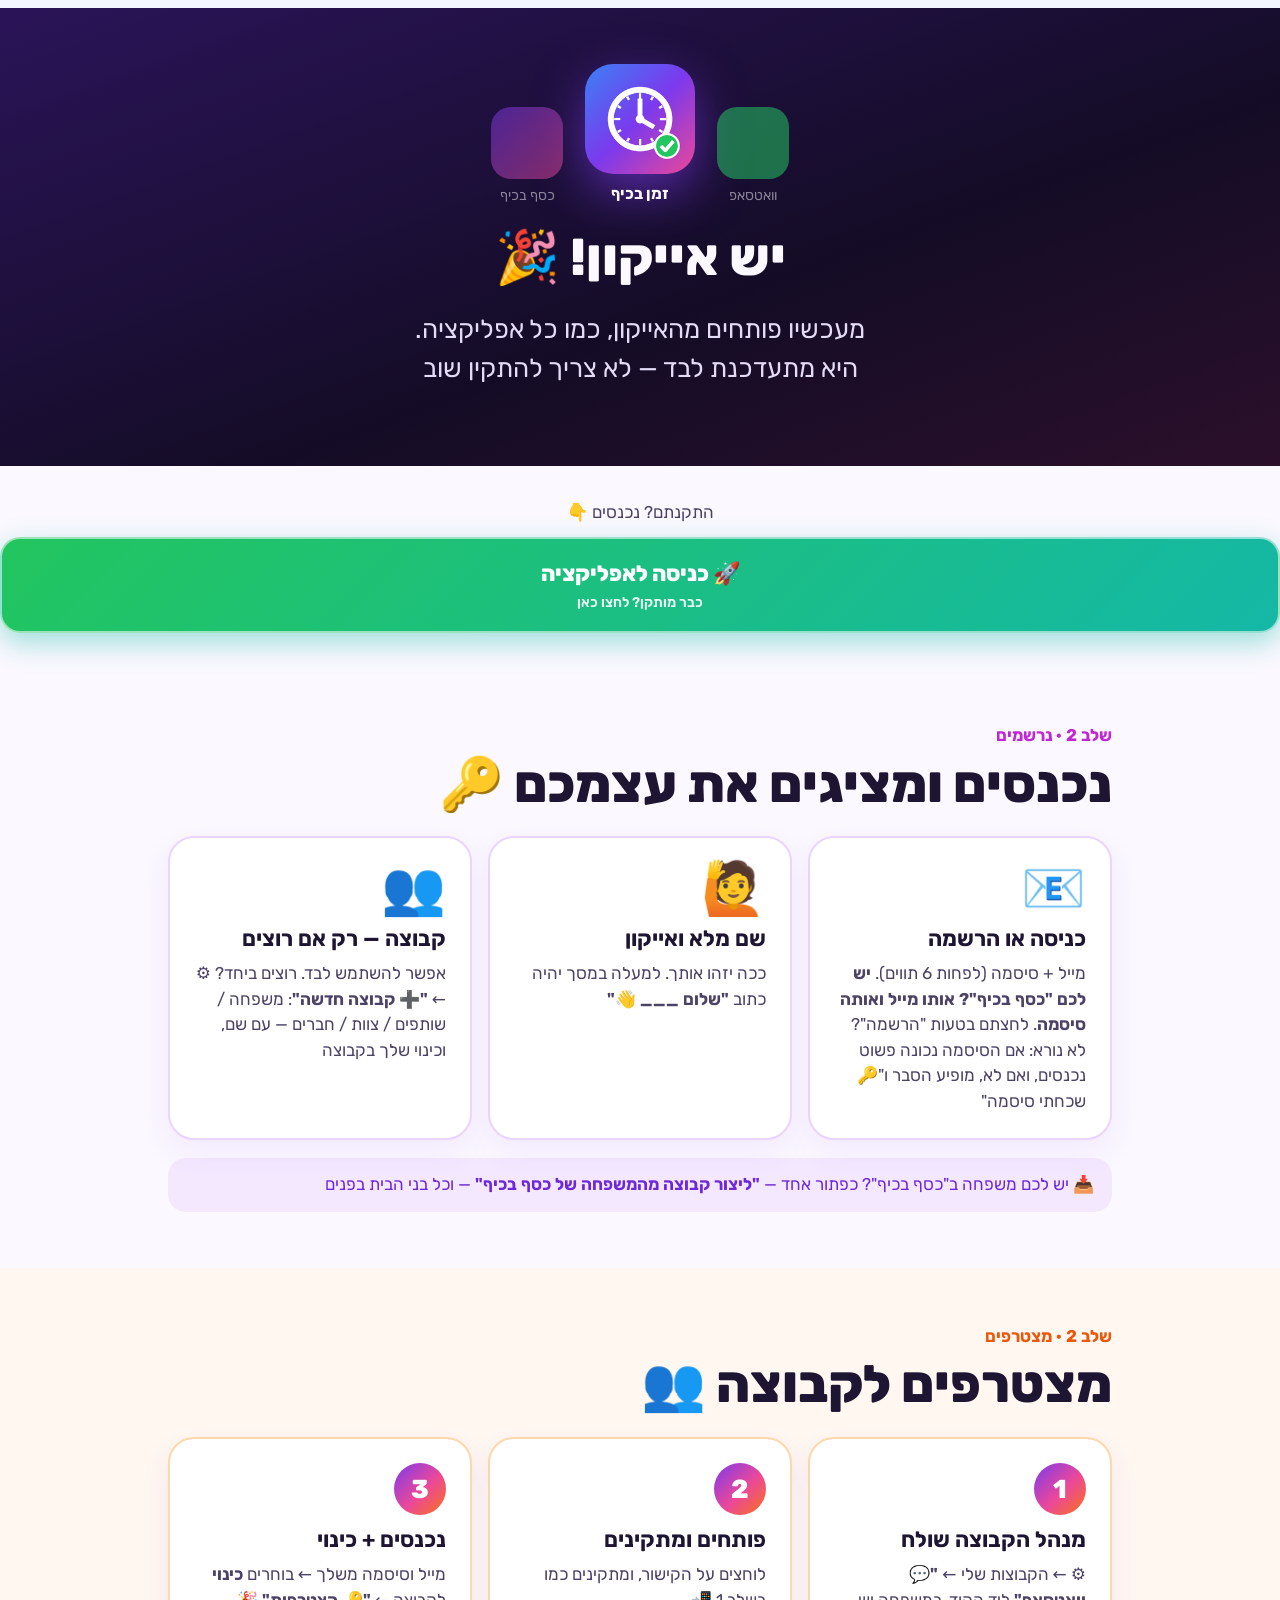
<file: guide/index.html>
<!doctype html>
<html lang="he" dir="rtl">
<head>
<meta charset="utf-8">
<meta name="viewport" content="width=device-width, initial-scale=1, viewport-fit=cover">
<meta name="theme-color" content="#140C26">
<title>זמן בכיף — המדריך</title>
<meta name="description" content="המדריך הכי פשוט: איך מתקינים את זמן בכיף באנדרואיד ובאייפון, איך נרשמים ואיך משתמשים">
<meta property="og:title" content="זמן בכיף — המדריך">
<meta property="og:description" content="הזמן של הבית — סוף סוף בשליטה. משימות, תזכורות ופגישות בצ'אט, בקול, ביחד עם כל המשפחה.">
<meta property="og:image" content="../icons/icon-512.png">
<link rel="icon" href="../icons/icon-192.png">
<link rel="manifest" href="../manifest.webmanifest">
<link rel="apple-touch-icon" href="../icons/icon-180.png">
<link href="https://fonts.googleapis.com/css2?family=Rubik:wght@400;500;700;800&display=swap" rel="stylesheet">
<style>
:root{--ink:#1E1533;--soft:#4B4266;--paper:#FBF8FF;--g:linear-gradient(135deg,#7C3AED 0%,#EC4899 55%,#F97316 100%)}
*{box-sizing:border-box;margin:0;padding:0}
html{scroll-behavior:smooth}
body{font-family:Rubik,system-ui,sans-serif;background:var(--paper);color:var(--ink);line-height:1.5}
a{color:inherit}
.wrap{max-width:980px;margin:0 auto;padding:0 18px}
section{padding:56px 0}
.dark{background:linear-gradient(160deg,#2A1458 0%,#140C26 60%,#2B0F2A 100%);color:#FBF8FF}
.grad{background:var(--g);color:#fff}
.eyebrow{font-weight:700;color:#C026D3;font-size:17px;margin-bottom:6px}
.dark .eyebrow{color:#F9A8D4}
h1{font-size:clamp(48px,11vw,96px);font-weight:800;line-height:1.05;background:linear-gradient(90deg,#F97316,#EC4899,#A78BFA);-webkit-background-clip:text;background-clip:text;color:transparent}
h2{font-size:clamp(30px,6vw,52px);font-weight:800;line-height:1.15;margin-bottom:22px}
h3{font-size:22px;font-weight:700;margin:8px 0 6px}
p.lead{font-size:clamp(19px,3.6vw,26px);color:#E4DBF7;margin:14px 0 22px}
.cards{display:grid;grid-template-columns:repeat(auto-fit,minmax(230px,1fr));gap:16px}
.card{background:#fff;border:2px solid #E9D5FF;border-radius:26px;padding:24px;box-shadow:0 12px 30px rgba(124,58,237,.08)}
.card p{color:var(--soft);font-size:17px}
.emo{font-size:52px;line-height:1}
.num{width:52px;height:52px;border-radius:50%;display:grid;place-items:center;color:#fff;font-weight:800;font-size:26px;background:var(--g)}
.green .num{background:linear-gradient(135deg,#22C55E,#14B8A6)} .green .card{border-color:#BBF7D0}
.blue .num{background:linear-gradient(135deg,#3B82F6,#7C3AED)} .blue .card{border-color:#C7D2FE}
.orange .card{border-color:#FED7AA}
.pill{display:inline-block;padding:8px 18px;border-radius:999px;font-weight:700;font-size:16px}
.btn{display:inline-block;text-decoration:none;font-weight:700;font-size:20px;padding:16px 28px;border-radius:18px;background:var(--g);color:#fff;box-shadow:0 10px 30px rgba(236,72,153,.35)}
.btn.ghost{background:rgba(255,255,255,.12);box-shadow:none;border:2px solid rgba(255,255,255,.35)}
.choose{display:grid;grid-template-columns:1fr 1fr;gap:14px;margin-top:22px}
.choose a{display:block;text-align:center;text-decoration:none;background:rgba(20,12,38,.3);border:2px solid rgba(255,255,255,.5);border-radius:26px;padding:22px}
.choose .emo{font-size:60px}
.phone{width:min(300px,100%);margin:26px auto 0;background:#0E0A1A;border:5px solid #3B2A63;border-radius:42px;padding:22px 16px;display:flex;flex-direction:column;gap:12px;box-shadow:0 30px 80px rgba(124,58,237,.45)}
.me{align-self:flex-start;background:linear-gradient(135deg,#7C3AED,#EC4899);color:#fff;padding:10px 16px;border-radius:18px 18px 18px 6px;font-size:17px}
.bot{align-self:flex-end;background:#2A2240;color:#FBF8FF;padding:10px 16px;border-radius:18px 18px 6px 18px;font-size:16px}
.bot small{display:block;color:#B9AED6;font-size:13px}
.ex{display:grid;grid-template-columns:repeat(auto-fit,minmax(280px,1fr));gap:12px}
.ex div{display:flex;gap:14px;align-items:center;background:#fff;border:2px solid #E9D5FF;border-radius:20px;padding:14px 18px}
.ex b{font-size:19px;display:block} .ex span{color:var(--soft);font-size:15px}
.roles .card{color:#fff;border:none}
.note{background:#F3E8FF;color:#6D28D9;border-radius:18px;padding:14px 18px;margin-top:18px;font-size:17px}
.dark .card{background:rgba(255,255,255,.07);border-color:rgba(255,255,255,.15);box-shadow:none}
.dark .card p{color:#D9D2EA}
.contact{background:rgba(20,12,38,.3);border:2px solid rgba(255,255,255,.45);border-radius:28px;padding:26px;margin-top:26px;text-align:center}
.contact a{text-decoration:none}
nav.toc{position:sticky;top:0;z-index:5;background:rgba(251,248,255,.92);backdrop-filter:blur(10px);border-bottom:1px solid #EDE7F8}
nav.toc .wrap{display:flex;gap:8px;overflow-x:auto;padding-top:10px;padding-bottom:10px;scrollbar-width:none}
nav.toc a{flex:none;text-decoration:none;font-size:15px;font-weight:600;padding:8px 14px;border-radius:999px;background:#F3E8FF;color:#6D28D9}

/* ---- פיד בסגנון אינסטגרם ---- */
.ig{background:#0B0712;color:#F5F0FF;padding:40px 0 56px}
.stories{display:flex;gap:16px;overflow-x:auto;padding:6px 18px 22px;scrollbar-width:none;max-width:980px;margin:0 auto}
.stories::-webkit-scrollbar{display:none}
.story{flex:none;width:78px;text-align:center;text-decoration:none;color:#E9E2F7;font-size:13px}
.story .ring{width:74px;height:74px;border-radius:50%;padding:3px;background:conic-gradient(from 200deg,#FEDA75,#FA7E1E,#D62976,#962FBF,#4F5BD5,#FEDA75);margin:0 auto 6px;animation:spin 6s linear infinite}
.story .ring span{display:grid;place-items:center;width:100%;height:100%;border-radius:50%;background:#0B0712;border:3px solid #0B0712;font-size:30px;animation:spin 6s linear infinite reverse}
@keyframes spin{to{transform:rotate(360deg)}}
.feed{display:grid;grid-template-columns:repeat(auto-fill,minmax(300px,1fr));gap:22px;max-width:1060px;margin:0 auto;padding:0 18px}
.post{background:#15101F;border:1px solid #2A2238;border-radius:22px;overflow:hidden}
.post .top{display:flex;align-items:center;gap:10px;padding:12px 14px}
.post .av{width:36px;height:36px;border-radius:50%;padding:2px;background:linear-gradient(45deg,#FEDA75,#FA7E1E,#D62976,#962FBF)}
.post .av span{display:grid;place-items:center;width:100%;height:100%;border-radius:50%;background:#15101F;font-size:17px}
.post .who{font-weight:700;font-size:15px}.post .who small{display:block;font-weight:400;color:#A79BC0;font-size:12px}
.post .pic{aspect-ratio:1/1;display:flex;flex-direction:column;justify-content:center;align-items:center;text-align:center;padding:26px;gap:12px;position:relative;overflow:hidden}
.post .pic .big{font-size:84px;line-height:1;filter:drop-shadow(0 10px 24px rgba(0,0,0,.35))}
.post .pic h3{font-size:clamp(26px,6vw,34px);font-weight:800;line-height:1.15;color:#fff;text-shadow:0 4px 20px rgba(0,0,0,.25)}
.post .pic .tag{font-size:15px;font-weight:700;background:rgba(255,255,255,.22);backdrop-filter:blur(6px);padding:6px 14px;border-radius:999px;color:#fff}
.post .acts{display:flex;gap:16px;padding:12px 14px 4px;font-size:24px}
.post .cap{padding:4px 14px 16px;font-size:15.5px;line-height:1.55;color:#E2DAF2}
.post .cap b{color:#fff}.post .cap .h{color:#C4A8FF}
.p1{background:linear-gradient(135deg,#7C3AED,#EC4899)} .p2{background:linear-gradient(135deg,#F97316,#EC4899)}
.p3{background:linear-gradient(135deg,#06B6D4,#7C3AED)} .p4{background:linear-gradient(135deg,#22C55E,#14B8A6)}
.p5{background:linear-gradient(135deg,#3B82F6,#06B6D4)} .p6{background:linear-gradient(135deg,#0EA5E9,#22C55E)}
.p7{background:linear-gradient(135deg,#FEDA75,#FA7E1E,#D62976)} .p8{background:linear-gradient(135deg,#F59E0B,#EF4444)}
.p9{background:linear-gradient(135deg,#16A34A,#65A30D)} .p10{background:linear-gradient(135deg,#962FBF,#4F5BD5)}
.p11{background:linear-gradient(135deg,#EC4899,#F43F5E)} .p12{background:linear-gradient(135deg,#334155,#7C3AED)}
.post .pic:after{content:"";position:absolute;width:70%;height:70%;border-radius:50%;background:rgba(255,255,255,.12);top:-25%;left:-20%}
.ig h2{text-align:center;max-width:980px;margin:0 auto 6px;padding:0 18px}
.ig .sub2{text-align:center;color:#BFB3DA;font-size:18px;margin-bottom:18px;padding:0 18px}
.divider{text-align:center;padding:40px 18px 0}
.divider span{display:inline-block;font-weight:800;font-size:22px;padding:12px 26px;border-radius:999px;background:var(--g);color:#fff;box-shadow:0 10px 30px rgba(236,72,153,.35)}
footer{padding:28px 0;text-align:center;color:#8B82A6;font-size:14px}
/* 🎬 הדגמות חיות בכרטיסים */
.demo{width:min(260px,82%);background:rgba(255,255,255,.95);border-radius:18px;padding:10px;color:#1E1B2E;text-align:start;box-shadow:0 14px 34px rgba(0,0,0,.25);font-size:14px;font-weight:600;display:flex;flex-direction:column;gap:6px}
.demo .r{display:flex;align-items:center;gap:8px;padding:6px 8px;border-radius:10px;background:#F4F2FF}
.demo .ck{width:18px;height:18px;border-radius:6px;border:2px solid #A78BFA;flex:none;position:relative}
.demo .h{font-size:12px;color:#6B6585;font-weight:700}
@keyframes dk{0%,20%{background:transparent;border-color:#A78BFA}30%,85%{background:#22C55E;border-color:#22C55E}100%{background:transparent}}
@keyframes dt{0%,20%{opacity:1;text-decoration:none}30%,85%{opacity:.45;text-decoration:line-through}100%{opacity:1}}
.shopd .r:nth-child(2) .ck{animation:dk 6s infinite .2s}.shopd .r:nth-child(2) span{animation:dt 6s infinite .2s}
.shopd .r:nth-child(3) .ck{animation:dk 6s infinite 1.2s}.shopd .r:nth-child(3) span{animation:dt 6s infinite 1.2s}
.shopd .r:nth-child(5) .ck{animation:dk 6s infinite 2.2s}.shopd .r:nth-child(5) span{animation:dt 6s infinite 2.2s}
@keyframes bub{0%,8%{opacity:0;transform:translateY(10px) scale(.9)}15%,90%{opacity:1;transform:none}100%{opacity:0}}
.cmd .b{padding:7px 10px;border-radius:12px;background:#F4F2FF;border-inline-start:4px solid var(--c);max-width:85%;opacity:0;animation:bub 7s infinite}
.cmd .b.me{align-self:flex-end;background:#EDE9FE}
.cmd .b:nth-child(2){animation-delay:1s}.cmd .b:nth-child(3){animation-delay:2s}
.cmd .b small{display:block;font-size:11px;color:var(--c)}
@keyframes fillw{0%,10%{width:0}80%,100%{width:100%}}
.stepd .bar{height:10px;border-radius:9px;background:#E9E5FF;overflow:hidden}.stepd .bar i{display:block;height:100%;background:linear-gradient(90deg,#22C55E,#14B8A6);animation:fillw 6s infinite}
.stepd .r:nth-child(3) .ck{animation:dk 6s infinite .6s}.stepd .r:nth-child(4) .ck{animation:dk 6s infinite 1.8s}.stepd .r:nth-child(5) .ck{animation:dk 6s infinite 3s}
@keyframes tint{0%,100%{box-shadow:inset -5px 0 0 #3B82F6}33%{box-shadow:inset -5px 0 0 #EC4899}66%{box-shadow:inset -5px 0 0 #22C55E}}
.cold .r{box-shadow:inset -5px 0 0 var(--c)}
.cold .dots{display:flex;gap:8px;justify-content:center}.cold .dots i{width:26px;height:26px;border-radius:50%;background:var(--c);animation:pulse3 2.4s infinite}
.cold .dots i:nth-child(2){animation-delay:.4s}.cold .dots i:nth-child(3){animation-delay:.8s}
@keyframes pulse3{50%{transform:scale(1.25)}}
@keyframes grow{0%,15%{font-size:16px}45%,60%{font-size:26px}85%,100%{font-size:34px}}
.fontd{align-items:center}.fontd b{animation:grow 5s infinite alternate;line-height:1.1}
@keyframes popc{0%{opacity:0;transform:translateY(14px) scale(.9)}20%,85%{opacity:1;transform:none}100%{opacity:0}}
.animd .r{opacity:0;animation:popc 5s infinite}.animd .r:nth-child(2){animation-delay:.25s}.animd .r:nth-child(3){animation-delay:.5s}
.animd .num{font-size:28px;font-weight:800;color:#7C3AED;text-align:center}
@media (prefers-reduced-motion: reduce){.demo *{animation:none!important;opacity:1!important}}
.stard{align-items:center;text-align:center}.stard .big2{font-size:40px;font-weight:800;color:#CA8A04}
@keyframes starfly{0%{opacity:0;transform:translateY(20px) scale(.6)}30%{opacity:1;transform:none}70%{opacity:1}100%{opacity:0;transform:translateY(-20px)}}
.stard .fly{animation:starfly 3s infinite;font-size:22px}
.stard .bar{height:10px;border-radius:9px;background:#FEF3C7;overflow:hidden;width:100%}.stard .bar i{display:block;height:100%;background:linear-gradient(90deg,#FACC15,#F97316);animation:fillw 6s infinite}
.habd .r b{margin-inline-start:auto;color:#EA580C}
@keyframes fire{50%{transform:scale(1.3) rotate(-8deg)}}.habd .r b{animation:fire 1.2s infinite}
.habd .r:nth-child(2) .ck{animation:dk 5s infinite .4s}.habd .r:nth-child(3) .ck{animation:dk 5s infinite 1.4s}
.focd{align-items:center}.focd svg{width:120px;height:120px;transform:rotate(-90deg)}.focd circle{fill:none;stroke-width:12}.focd .bg{stroke:#EDE9FE}
@keyframes ring{from{stroke-dashoffset:0}to{stroke-dashoffset:339}}.focd .fg{stroke:#7C3AED;stroke-dasharray:339;stroke-linecap:round;animation:ring 8s linear infinite}
.focd .t{margin-top:-80px;margin-bottom:46px;font-size:26px;font-weight:800;direction:ltr}
@keyframes typing{from{width:0}to{width:100%}}.parsed .q{white-space:nowrap;overflow:hidden;border-inline-end:2px solid #7C3AED;animation:typing 3s steps(30) infinite alternate;font-size:12.5px}
.parsed .r{opacity:0;animation:popc 6s infinite 2s}.parsed .r:nth-child(3){animation-delay:2.3s}.parsed .r:nth-child(4){animation-delay:2.6s}
.hebd .r{justify-content:space-between}.hebd .r b{color:#7C3AED}
@keyframes moon{0%,100%{transform:rotate(-10deg) scale(1)}50%{transform:rotate(10deg) scale(1.15)}}.hebd .mo{font-size:30px;text-align:center;animation:moon 3s infinite}
.dld .bar2{position:relative;height:18px;border-radius:9px;background:#EDE9FE;overflow:hidden}.dld .bar2 i{position:absolute;top:3px;bottom:3px;border-radius:6px;transform-origin:right;animation:dlg 4s infinite}
@keyframes dlg{0%{transform:scaleX(0)}25%,100%{transform:scaleX(1)}}
@keyframes nowm{from{right:10%}to{right:80%}}.dld .nw{position:absolute;top:0;bottom:0;width:3px;background:#EF4444;animation:nowm 8s linear infinite}
.dld .tt{display:flex;justify-content:space-between;font-size:11px;color:#6B6585}
.menud .r{opacity:0;animation:popc 6s infinite}.menud .r:nth-child(3){animation-delay:.3s}.menud .r:nth-child(4){animation-delay:.6s}
@keyframes cartin{0%,40%{transform:translateX(60px);opacity:0}60%,90%{transform:none;opacity:1}100%{opacity:0}}.menud .cart{text-align:center;font-size:13px;color:#16A34A;animation:cartin 6s infinite}
.medd .nt{background:#fff;border-radius:12px;padding:8px 10px;box-shadow:0 6px 18px rgba(0,0,0,.15);display:flex;flex-direction:column;gap:2px;font-size:13px;animation:ntIn 6s infinite}.medd .nt span{color:#64748B;font-size:12px}.medd .nt i{font-style:normal;align-self:flex-start;background:#14B8A6;color:#fff;border-radius:8px;padding:2px 8px;font-size:12px;animation:tap 6s infinite}
@keyframes ntIn{0%{transform:translateY(-30px);opacity:0}10%,80%{transform:none;opacity:1}100%{opacity:0}}@keyframes tap{0%,30%{transform:none}35%{transform:scale(.88)}40%,100%{transform:none}}
.medd .r{justify-content:space-between}.medd .bar{height:7px;border-radius:7px;background:rgba(0,0,0,.1);overflow:hidden}.medd .bar i{display:block;height:100%;background:linear-gradient(90deg,#14B8A6,#22C55E);animation:medB 6s infinite}@keyframes medB{0%,35%{width:80%}45%,100%{width:90%}}
.medd .end{text-align:center;font-weight:700;color:#16A34A;animation:endIn 6s infinite}@keyframes endIn{0%,60%{opacity:0;transform:scale(.8)}70%,95%{opacity:1;transform:none}100%{opacity:0}}
.newsd{text-align:center}.newsd .sp{font-size:30px;display:inline-block;animation:nwS 2.6s ease-in-out infinite}@keyframes nwS{25%{transform:rotate(-12deg) scale(1.15)}50%{transform:rotate(10deg)}}
.newsd .r{text-align:right;background:rgba(124,58,237,.12);border-radius:10px;padding:5px 8px;margin-top:5px;font-size:13px;font-weight:700;animation:nwR 3.6s ease-in-out infinite;animation-delay:var(--d)}@keyframes nwR{0%{opacity:0;transform:translateY(8px)}15%,85%{opacity:1;transform:none}100%{opacity:0}}
.newsd .b{display:flex;gap:6px;margin-top:7px}.newsd .b span{flex:1;border-radius:9px;padding:5px 0;font-size:12px;font-weight:700;background:rgba(0,0,0,.08)}.newsd .b span:first-child{background:linear-gradient(135deg,#7C3AED,#EC4899);color:#fff}
.csd .b{background:linear-gradient(135deg,#7C3AED,#EC4899);color:#fff;border-radius:10px;padding:6px;text-align:center;font-size:13px;font-weight:800}
.csd .row{display:flex;gap:6px}.csd .row span{flex:1;text-align:center;background:rgba(0,0,0,.07);border-radius:9px;padding:4px 0;font-size:12px;font-weight:700}
.csd .r{background:rgba(59,130,246,.12);border-inline-start:3px solid #3B82F6;border-radius:8px;padding:4px 8px;font-size:12.5px;font-weight:700;animation:csIn 3.6s ease-in-out infinite;animation-delay:var(--d)}
@keyframes csIn{0%{opacity:0;transform:translateX(-10px)}15%,85%{opacity:1;transform:none}100%{opacity:0}}
.tourd{position:relative}.tourd .bn{background:linear-gradient(135deg,#F59E0B,#F97316);color:#1F1300;border-radius:10px;padding:4px 8px;font-size:12px;font-weight:700;text-align:center}
.tourd .sp{border:3px solid #FBBF24;border-radius:12px;animation:spotP 1.4s ease-in-out infinite}@keyframes spotP{50%{box-shadow:0 0 18px rgba(251,191,36,.7);transform:scale(1.04)}}
.tourd .bar{height:7px;border-radius:7px;background:rgba(0,0,0,.1);overflow:hidden;margin-top:4px}.tourd .bar i{display:block;height:100%;border-radius:7px;animation:tourB 4s ease-in-out infinite;background:linear-gradient(90deg,#F59E0B,#F97316)}@keyframes tourB{0%{width:30%}100%{width:60%}}
.tourd .fab{position:absolute;left:6px;bottom:-6px;width:38px;height:38px;border-radius:50%;background:linear-gradient(135deg,#F59E0B,#F97316);display:grid;place-items:center;font-size:18px;animation:fabF 2.4s ease-in-out infinite}.tourd .fab b{position:absolute;top:-4px;right:-4px;background:#EC4899;color:#fff;border-radius:10px;font-size:10px;padding:1px 5px}@keyframes fabF{50%{transform:translateY(-5px)}}
.kfd .r{justify-content:space-between}@keyframes coin{0%,30%{transform:translateY(0);opacity:1}70%,100%{transform:translateY(-30px) scale(.6);opacity:0}}.kfd .coin{text-align:center;font-size:30px;animation:coin 2.5s infinite}
.gcd{align-items:center}.gcd .row2{display:flex;align-items:center;gap:10px;justify-content:center;font-size:26px}
@keyframes swap{0%,100%{transform:translateX(0)}50%{transform:translateX(-14px)}}.gcd .ar{animation:swap 2s infinite;font-size:20px;color:#7C3AED}
@keyframes swap2{0%,100%{transform:translateX(0)}50%{transform:translateX(14px)}}.gcd .ar2{animation:swap2 2s infinite;font-size:20px;color:#EC4899}
.gcd .r{opacity:0;animation:popc 5s infinite 1s;width:100%}
.enter-wrap{text-align:center;margin:22px auto 0;max-width:440px;padding:0 16px}
.enter-big{display:block;width:100%;box-sizing:border-box;text-decoration:none!important;font-weight:800;font-size:22px;padding:18px 20px;border-radius:20px;background:linear-gradient(135deg,#22C55E,#14B8A6)!important;color:#fff!important;box-shadow:0 10px 28px rgba(20,184,166,.4);border:2px solid rgba(255,255,255,.55);text-align:center}
.enter-big small{display:block;font-weight:600;font-size:14px;opacity:.9;margin-top:2px}
.enter-big:active{transform:scale(.97)}
.enter-sec{padding:34px 0;text-align:center;background:var(--paper)}
.enter-sec p{margin:0 0 12px;font-size:17px;color:var(--soft)}
.enter-fab{position:fixed;left:50%;bottom:calc(14px + env(safe-area-inset-bottom));transform:translate(-50%,120px);z-index:20;text-decoration:none!important;font-weight:800;font-size:17px;padding:13px 24px;border-radius:999px;background:linear-gradient(135deg,#22C55E,#14B8A6);color:#fff!important;box-shadow:0 8px 24px rgba(0,0,0,.3);border:2px solid #fff;white-space:nowrap;transition:transform .3s}
.enter-fab.on{transform:translate(-50%,0)}
footer{padding-bottom:96px}
@media (prefers-reduced-motion:reduce){.enter-fab{transition:none}}
</style>
</head>
<body>

<section class="dark">
  <div class="wrap">
    <div class="eyebrow">הזמן של הבית — סוף סוף בשליטה 💜</div>
    <h1>זמן בכיף ⏰</h1>
    <p class="lead">משימות, תזכורות ופגישות — כותבים או אומרים, כמו הודעה בוואטסאפ.<br>והיא כבר שואלת "עשית?", מתריעה על התנגשויות, ושומרת שבת.</p>
    <a class="btn install" href="../">📲 התקנת האפליקציה</a> <a class="btn ghost" href="#features" style="margin-top:10px">🔥 מה היא יודעת?</a>
    <div class="enter-wrap"><a class="open-app enter-big" href="../">🚀 כניסה לאפליקציה<small>כבר מותקן? לחצו כאן</small></a></div>
    <div class="phone">
      <div class="me">תזכיר לי מחר ב-10 להתקשר לבנק</div>
      <div class="bot">📌 להתקשר לבנק<small>מחר ב-10:00 · אשאל אותך אם עשית</small></div>
      <div class="me">🎤 פסי, קבעתי לנו דייט ביום שלישי ב-8</div>
      <div class="bot">💌 נשלח לפסי<small>אעדכן כשהיא תגיב ❤️</small></div>
    </div>
    <p style="margin-top:26px;color:#CFC4EA;font-size:15px">💜 מוישי וינדיש · <a href="tel:0542964361">054-2964361</a> · <a href="mailto:mvindish@gmail.com">mvindish@gmail.com</a></p>
  </div>
</section>

<section class="ig" id="features">
  <h2>כל מה שהזמן שלכם היה צריך 🔥</h2>
  <p class="sub2">גוללים כמו באינסטגרם — ומגלים מה זמן בכיף יודע לעשות</p>
  <div class="stories"><a class="story" href="#f-chat"><div class="ring"><span>💬</span></div>שיחה</a><a class="story" href="#f-recur"><div class="ring"><span>💊</span></div>תרופות</a><a class="story" href="#f-gcal"><div class="ring"><span>📆</span></div>גוגל</a><a class="story" href="#f-heb"><div class="ring"><span>🌙</span></div>עברי</a><a class="story" href="#f-menu"><div class="ring"><span>🍲</span></div>שבת</a><a class="story" href="#f-kids"><div class="ring"><span>⭐</span></div>ילדים</a><a class="story" href="#f-habits"><div class="ring"><span>🔥</span></div>הרגלים</a><a class="story" href="#f-focus"><div class="ring"><span>⏱️</span></div>פוקוס</a><a class="story" href="#f-shop"><div class="ring"><span>🛒</span></div>קניות</a><a class="story" href="#f-steps"><div class="ring"><span>📋</span></div>תבניות</a><a class="story" href="#f-comments"><div class="ring"><span>💬</span></div>תגובות</a><a class="story" href="#f-colors"><div class="ring"><span>🎨</span></div>צבעים</a><a class="story" href="#f-font"><div class="ring"><span>🎨</span></div>תצוגה</a><a class="story" href="#f-smart"><div class="ring"><span>🧠</span></div>צ'אט חכם</a><a class="story" href="#f-bell"><div class="ring"><span>🔔</span></div>פעמון</a><a class="story" href="#f-cal"><div class="ring"><span>📅</span></div>יומן</a><a class="story" href="#f-plus"><div class="ring"><span>➕</span></div>הוספה</a><a class="story" href="#f-ask"><div class="ring"><span>⏰</span></div>עשית?</a><a class="story" href="#f-top3"><div class="ring"><span>⭐</span></div>3 חשובים</a><a class="story" href="#f-thoughts"><div class="ring"><span>💭</span></div>מחשבות</a><a class="story" href="#f-family"><div class="ring"><span>👥</span></div>קבוצות</a><a class="story" href="#f-assign"><div class="ring"><span>📎</span></div>שיוך</a><a class="story" href="#f-msg"><div class="ring"><span>💌</span></div>הודעות</a><a class="story" href="#f-clash"><div class="ring"><span>⚠️</span></div>התנגשויות</a><a class="story" href="#f-shabbat"><div class="ring"><span>🕯️</span></div>שבת</a><a class="story" href="#f-push"><div class="ring"><span>🔔</span></div>התראות</a><a class="story" href="#f-lock"><div class="ring"><span>🔒</span></div>נעילה</a><a class="story" href="#f-me"><div class="ring"><span>👤</span></div>אזור אישי</a></div>
  <div class="feed">
    <article class="post" id="f-chat">
      <div class="top"><div class="av"><img src="../icons/icon-192.png" alt="" style="width:100%;height:100%;border-radius:50%;display:block;border:2px solid #15101F"></div><div class="who">zmanbekef<small>זמן בכיף ⏰</small></div></div>
      <div class="pic p1"><div class="big">💬</div><h3>כותבים — והיא מסדרת</h3><span class="tag">#כמו_בוואטסאפ</span></div>
      <div class="acts">❤️ 💬 ➤</div>
      <div class="cap"><b>zmanbekef</b> כותבים <b>"תזכיר לי מחר ב-10 להתקשר לבנק"</b> ושולחים. בלי טפסים, בלי לבחור תאריך מתוך לוח. היא מבינה לבד. <span class="h">#פשוט_ככה</span></div>
    </article>
    <article class="post" id="f-smart">
      <div class="top"><div class="av"><img src="../icons/icon-192.png" alt="" style="width:100%;height:100%;border-radius:50%;display:block;border:2px solid #15101F"></div><div class="who">zmanbekef<small>זמן בכיף ⏰</small></div></div>
      <div class="pic p5"><div class="big">🧠📅</div><h3>משפט אחד — כמה דברים ביומן</h3><span class="tag">#צאט_חכם</span></div>
      <div class="acts">❤️ 💬 ➤</div>
      <div class="cap"><b>zmanbekef</b> כותבים <b>"תכניס לפסי משמרות בראשון ערב שני לילה רביעי בוקר"</b> — ונכנסות <b>3 משמרות ליומן של פסי</b>, כל אחת בשעות שלה (בוקר 7–15, ערב 15–23, לילה 23–7, אפשר לשנות בהגדרות ← 📅 יומן). עוד: <b>"תכניס לשרה חוג בשלישי וחמישי ב-5"</b>, <b>"תכניס לנו ארוחה אצל ההורים ביום שישי בצהריים"</b>, <b>"משמרת לילה כל ראשון"</b>, <b>"שבוע הבא: ראשון בוקר, שלישי בוקר"</b>, <b>"ב-18 לדצמבר וב-25 לדצמבר רענון נהיגה לפסי מ-8 בבוקר עד 2"</b>. חסר מתי? היא שואלת עם כפתורים. ואם טעתה — <b>↩️ לבטל הכל</b>. <span class="h">#ישר_ליומן</span></div>
    </article>
    <article class="post" id="f-voice">
      <div class="top"><div class="av"><img src="../icons/icon-192.png" alt="" style="width:100%;height:100%;border-radius:50%;display:block;border:2px solid #15101F"></div><div class="who">zmanbekef<small>זמן בכיף ⏰</small></div></div>
      <div class="pic p3"><div class="big">🎤</div><h3>מדברים — והיא רושמת</h3><span class="tag">#בלי_ידיים</span></div>
      <div class="acts">❤️ 💬 ➤</div>
      <div class="cap"><b>zmanbekef</b> באמצע הנהיגה? לוחצים 🎤 ואומרים <b>"פגישה עם יוסי ביום שלישי ב-4"</b> — וזה ביומן. מופיע <b>פס אדום עם שעון</b>: ⏹️ שולח, ✖️ מבטל. אפשר גם <b>להחזיק</b> ולעזוב כדי לשלוח, או להחזיק ו<b>לגרור למעלה 🔒</b> כדי לנעול הקלטה ארוכה (כמו בוואטסאפ). גרירה הצידה מבטלת. <span class="h">#אפס_הקלדה</span></div>
    </article>
    <article class="post" id="f-cal">
      <div class="top"><div class="av"><img src="../icons/icon-192.png" alt="" style="width:100%;height:100%;border-radius:50%;display:block;border:2px solid #15101F"></div><div class="who">zmanbekef<small>זמן בכיף ⏰</small></div></div>
      <div class="pic p2"><div class="big">📅</div><h3>יומן: כל היום מסודר</h3><span class="tag">#רואים_הכל</span></div>
      <div class="acts">❤️ 💬 ➤</div>
      <div class="cap"><b>zmanbekef</b> לוחצים <b>📅 יומן</b> בסרגל למטה. <b>יומי</b>: כל 24 השעות, כל דבר במקום שלו, וקו אדום על "עכשיו". <b>שבועי</b>: 7 ימים. <b>חודשי</b>: בכל משבצת <b>תאריך לועזי ועברי</b> (איזה מהם גדול בוחרים ב⚙️), <b>שבת בזהב וחג בוורוד</b>. למעלה <b>"👀 של מי"</b>: לוחצים על השמות כדי להראות או להסתיר יומנים. לחיצה על שעה ריקה ← הוספה בדיוק לשעה הזאת. החלקה הצידה ← יום (או שבוע, או חודש) הבא. <span class="h">#סדר_יום</span></div>
    </article>
    <article class="post" id="f-calshare">
      <div class="top"><div class="av"><img src="../icons/icon-192.png" alt="" style="width:100%;height:100%;border-radius:50%;display:block;border:2px solid #15101F"></div><div class="who">zmanbekef<small>זמן בכיף ⏰</small></div></div>
      <div class="pic p6"><div class="big">👀</div><h3>היומן של פסי, בוורוד</h3><span class="tag">#יחד</span></div>
      <div class="acts">❤️ 💬 ➤</div>
      <div class="cap"><b>zmanbekef</b> בראש היומן לוחצים על הפרצוף של מי שבקבוצה איתכם, ורואים גם את היומן שלו, כל אחד בצבע שלו. <b>כל אחד מחליט מי רואה את היומן שלו</b>: ⚙️ ← הקבוצות שלי ← "📅 מי רואה את היומן שלי": 👀 הכל / ⛔ רק "תפוס/ה" / 🚫 לא. מה שסומן 🔒 פרטי תמיד מופיע אצל אחרים רק כ"תפוס/ה". צבעים ומה מוצג: ⚙️ ← 📅 יומן. <span class="h">#בלי_הפתעות</span></div>
    </article>
    <article class="post" id="f-calsub">
      <div class="top"><div class="av"><img src="../icons/icon-192.png" alt="" style="width:100%;height:100%;border-radius:50%;display:block;border:2px solid #15101F"></div><div class="who">zmanbekef<small>זמן בכיף ⏰</small></div></div>
      <div class="pic p3"><div class="demo csd"><div class="b">📆 חיבור ליומן של הטלפון</div><div class="row"><span>🍏 אייפון</span><span>📅 Google</span></div><div class="r" style="--d:0s">⏰ 10:00 · להתקשר לבנק</div><div class="r" style="--d:.4s">👥 16:00 · פגישה עם יוסי</div><div class="r" style="--d:.8s">💊 20:00 · אנטיביוטיקה</div></div><h3>📆 ביומן של הטלפון</h3></div>
      <div class="acts">❤️ 💬 ➤</div>
      <div class="cap"><b>zmanbekef</b> ⚙️ ← <b>"📆 חיבור ליומן של הטלפון"</b> ← <b>🍏 אייפון</b> או <b>📅 Google</b>. נוצר יומן נפרד בשם <b>"⏰ זמן בכיף"</b> עם המשימות שיש להן תאריך, הפגישות והתזכורות הקבועות, ומתעדכן לבד. פרטי: רק עם הקישור שלך. <span class="h">#הכל_במקום_אחד</span></div>
    </article>
    <article class="post" id="f-gcal">
      <div class="top"><div class="av"><img src="../icons/icon-192.png" alt="" style="width:100%;height:100%;border-radius:50%;display:block;border:2px solid #15101F"></div><div class="who">zmanbekef<small>זמן בכיף ⏰</small></div></div>
      <div class="pic p3"><div class="demo gcd"><div class="row2"><span>⏰</span><span class="ar">⬅️</span><span class="ar2">➡️</span><span>📆</span></div><div class="r">🏥 משמרת ערב · 15:00 ✓ ביומן גוגל</div><div class="r">📆 רופא שיניים · מגוגל ✓ כאן</div></div><h3>📆 יומן גוגל — בשני הכיוונים</h3></div>
      <div class="acts">❤️ 💬 ➤</div>
      <div class="cap"><b>zmanbekef</b> ⚙️ ← <b>📆 יומן גוגל</b> ← "🔗 לחבר" ← מאשרים בחלון של גוגל (אם כתוב "Google hasn't verified this app" — לוחצים Advanced ← Go to זמן בכיף). מאז: פגישות ואירועים מכאן מופיעים ביומן גוגל, ומה שנכנס ליומן גוגל מופיע כאן עם 📆 — <b>כל 10 דקות, לבד</b>, גם כשהאפליקציה סגורה. "🔄 לסנכרן עכשיו" למי שלא מחכה. באייפון? מוסיפים את חשבון גוגל ליומן של האייפון — וזה שם. <span class="h">#הכל_במקום_אחד</span></div>
    </article>
    <article class="post" id="f-heb">
      <div class="top"><div class="av"><img src="../icons/icon-192.png" alt="" style="width:100%;height:100%;border-radius:50%;display:block;border:2px solid #15101F"></div><div class="who">zmanbekef<small>זמן בכיף ⏰</small></div></div>
      <div class="pic p1"><div class="demo hebd"><div class="mo">🌙</div><div class="r"><span>🕯️ לקנות פרחים</span><b>כל ערב שבת</b></div><div class="r"><span>🏢 ועד בית</span><b>כל ראש חודש</b></div><div class="r"><span>📞 לסבתא</span><b>כל ערב חג</b></div></div><h3>🌙 קבוע לפי הלוח העברי</h3></div>
      <div class="acts">❤️ 💬 ➤</div>
      <div class="cap"><b>zmanbekef</b> כותבים <b>"כל ערב שבת לקנות פרחים"</b>, <b>"כל ראש חודש לשלם ועד בית"</b>, <b>"כל ערב חג להתקשר לסבתא"</b> או <b>"כל ט״ו בחודש העברי לתת צדקה"</b> — והתזכורת חוזרת לבד לפי הלוח העברי. אפשר גם ב-✏️ עריכה ← חוזר. <span class="h">#לפי_הלוח_שלנו</span></div>
    </article>
    <article class="post" id="f-dayline">
      <div class="top"><div class="av"><img src="../icons/icon-192.png" alt="" style="width:100%;height:100%;border-radius:50%;display:block;border:2px solid #15101F"></div><div class="who">zmanbekef<small>זמן בכיף ⏰</small></div></div>
      <div class="pic p5"><div class="demo dld"><div class="h">🕐 היום שלי</div><div class="bar2"><i style="right:15%;width:12%;background:#7C3AED"></i><i style="right:45%;width:8%;background:#EC4899;animation-delay:.3s"></i><i style="right:70%;width:15%;background:#22C55E;animation-delay:.6s"></i><b class="nw"></b></div><div class="tt"><span>7:00</span><span>12:00</span><span>17:00</span><span>23:00</span></div><div class="h">הבא: 10:00 👥 פגישה</div></div><h3>🕐 ציר היום</h3></div>
      <div class="acts">❤️ 💬 ➤</div>
      <div class="cap"><b>zmanbekef</b> במסך הראשי יש פס <b>"🕐 היום שלי"</b>: כל מה שיש לך היום לפי שעות, בצבעים, עם קו אדום על "עכשיו" ומה הדבר הבא. לחיצה ← היומן של היום. <span class="h">#מבט_אחד</span></div>
    </article>
    <article class="post" id="f-menu">
      <div class="top"><div class="av"><img src="../icons/icon-192.png" alt="" style="width:100%;height:100%;border-radius:50%;display:block;border:2px solid #15101F"></div><div class="who">zmanbekef<small>זמן בכיף ⏰</small></div></div>
      <div class="pic p6"><div class="demo menud"><div class="h">🕯️ ליל שבת</div><div class="r">🍞 חלות</div><div class="r">🐟 דג חריימה</div><div class="r">🍲 מרק עוף</div><div class="cart">🛒 +18 מצרכים לרשימה</div></div><h3>🍲 תפריט שבת ← קניות</h3></div>
      <div class="acts">❤️ 💬 ➤</div>
      <div class="cap"><b>zmanbekef</b> 📋 משימות ← 🛒 קניות ← <b>"🍲 תפריט שבת"</b> (או כותבים "תפריט שבת"). בוחרים מנות לליל שבת, לשחרית ולסעודה שלישית — ובלחיצה <b>כל המצרכים נכנסים לרשימת הקניות</b>, לפי מחלקות. אפשר להוסיף מנות משלכם עם המצרכים שלהן.  בחלון עצמו יש הסבר קצר ומונפש: 1️⃣ בוחרים מנות ← 2️⃣ המצרכים מחושבים ← 3️⃣ לחיצה אחת לרשימה. <span class="h">#שבת_בלי_לחץ</span></div>
    </article>
    <article class="post" id="f-kesef">
      <div class="top"><div class="av"><img src="../icons/icon-192.png" alt="" style="width:100%;height:100%;border-radius:50%;display:block;border:2px solid #15101F"></div><div class="who">zmanbekef<small>זמן בכיף ⏰</small></div></div>
      <div class="pic p4"><div class="demo kfd"><div class="r"><span>✅ לשלם חשמל</span><b>420 ₪</b></div><div class="coin">💰</div><div class="h" style="text-align:center">נרשם בכסף בכיף</div></div><h3>🔗 ביחד עם כסף בכיף</h3></div>
      <div class="acts">❤️ 💬 ➤</div>
      <div class="cap"><b>zmanbekef</b> סימנת ✅ על <b>"לשלם חשמל"</b>? מופיע <b>"💰 לרשום בכסף בכיף"</b> — כותבים כמה שילמת, וכסף בכיף נפתח עם הכל מוכן. ומהצד השני: ב<b>כסף בכיף</b>, ליד חיוב קבוע או תשלומים שנגמרים, יש <b>"📅 תזכורת בזמן בכיף"</b> — והתזכורת מחכה כאן לאישור שלך. <span class="h">#שתי_אפליקציות_צוות_אחד</span></div>
    </article>
    <article class="post" id="f-recur">
      <div class="top"><div class="av"><img src="../icons/icon-192.png" alt="" style="width:100%;height:100%;border-radius:50%;display:block;border:2px solid #15101F"></div><div class="who">zmanbekef<small>זמן בכיף ⏰</small></div></div>
      <div class="pic p3"><div class="demo medd"><div class="nt"><b>💊 אנטיביוטיקה</b><span>14:00 · לחצו "✅ לקחתי"</span><i>✅ לקחתי</i></div><div class="r"><span>💊 נשארו 4 ימים</span><b>27/30</b></div><div class="bar"><i></i></div><div class="end">🎉 סיימת את הטיפול</div></div><h3>💊 תרופות שנעצרות לבד</h3></div>
      <div class="acts">❤️ 💬 ➤</div>
      <div class="cap"><b>zmanbekef</b> כותבים <b>"אנטיביוטיקה 3 פעמים ביום ל־10 ימים"</b> — והיא מתחילה היום ו<b>נעצרת לבד</b> אחרי 10 ימים. בהתראה יש <b>"✅ לקחתי"</b>, ואם לא אישרת, היא מזכירה שוב אחרי 10 דקות. עובד גם ל"כל 8 שעות", "כל יום למשך חודשיים", "כל חצי שנה", "כל שנה". כל הקבועים במקום אחד: 📋 משימות ← <b>🔁 הקבועים שלי</b> (✏️ ⏸️ ⏹️). <span class="h">#לא_לשכוח_כדור</span></div>
    </article>
    <article class="post" id="f-news">
      <div class="top"><div class="av"><img src="../icons/icon-192.png" alt="" style="width:100%;height:100%;border-radius:50%;display:block;border:2px solid #15101F"></div><div class="who">zmanbekef<small>זמן בכיף ⏰</small></div></div>
      <div class="pic p3"><div class="demo newsd"><div class="sp">✨</div><div class="r" style="--d:0s">➕ הכל בכפתור אחד</div><div class="r" style="--d:.35s">📩 חדשים שלא ראית</div><div class="r" style="--d:.7s">🖼️ תמונת פרופיל</div><div class="b"><span>👀 תראו לי</span><span>הבנתי ✓</span></div></div><h3>✨ מה חדש</h3></div>
      <div class="acts">❤️ 💬 ➤</div>
      <div class="cap"><b>zmanbekef</b> אחרי כל עדכון נפתח <b>פעם אחת</b> מסך מלא ונוצץ: כרטיס לכל חידוש, כמו סטוריז, עם אימוג'י גדול. מחליקים או נוגעים בצד. ליד כל שורה <b>"👀 תראו לי"</b> לוקח ישר לדבר החדש, ו<b>"✨ חזרה למה חדש"</b> מחזיר לרשימה. פספסתם? ⚙️ למעלה או ❓ ← <b>"✨ מה חדש"</b>, וכל העדכונים שם לפי ימים. <span class="h">#לא_מפספסים_כלום</span></div>
    </article>
    <article class="post" id="f-demo">
      <div class="top"><div class="av"><img src="../icons/icon-192.png" alt="" style="width:100%;height:100%;border-radius:50%;display:block;border:2px solid #15101F"></div><div class="who">zmanbekef<small>זמן בכיף ⏰</small></div></div>
      <div class="pic p3"><div class="demo tourd"><div class="bn">🎭 מצב הדגמה · הנתונים לא אמיתיים</div><div class="r sp">🪜 הכנות לשבת · 2/7</div><div class="h">שלב 20 מתוך 40</div><div class="bar"><i></i></div><div class="fab">💬<b>3</b></div></div><h3>🎭 מצב הדגמה וסיור</h3></div>
      <div class="acts">❤️ 💬 ➤</div>
      <div class="cap"><b>zmanbekef</b> למנהל האפליקציה: ⚙️ ← <b>"🎭 להיכנס למצב הדגמה"</b>. נפתחת משפחה מזויפת שממלאת כל מסך, והנתונים האמיתיים לא נפגעים. <b>🧭 סיור</b> מאיר כל כפתור ומסביר אותו, "הבא ←" / "→ הקודם". ראית משהו לתקן? <b>💬</b> בצד, כותבים, ובסוף <b>"📤 שלח את כל ההערות"</b> בבת אחת. אחרי שמתקנים, הכפתור הירוק <b>"🔁 תיקונים"</b> עובר רק על המסכים עם ההערות: ההערה שלך ומה שינינו, ואז <b>"✅ מאשר"</b> או <b>"🔧 עוד לא טוב"</b> עם הערה. בסוף <b>"📤 שליחה"</b>. <span class="h">#לבדוק_הכל_בבת_אחת</span></div>
    </article>
    <article class="post" id="f-kids">
      <div class="top"><div class="av"><img src="../icons/icon-192.png" alt="" style="width:100%;height:100%;border-radius:50%;display:block;border:2px solid #15101F"></div><div class="who">zmanbekef<small>זמן בכיף ⏰</small></div></div>
      <div class="pic p2"><div class="demo stard"><div class="fly" dir="ltr">+3 ⭐</div><div class="big2">⭐ 12</div><div class="bar"><i></i></div><div class="h">עוד 3 ⭐ ל🍦 גלידה</div></div><h3>⭐ מטלות לילדים</h3></div>
      <div class="acts">❤️ 💬 ➤</div>
      <div class="cap"><b>zmanbekef</b> כותבים <b>"תכניס לנתנאל לסדר את החדר 3 כוכבים"</b> — וכשהמטלה מסומנת ✅, נכנסים לו 3 ⭐. הורים מגדירים <b>🎁 פרסים</b> (גלידה = 15⭐), נותנים <b>✨ בונוס</b>, ו<b>⭐ ממירים לשקלים בכסף בכיף</b> — לקופה של הילד. נמצא ב-📋 משימות ← <b>⭐ ילדים</b>. <span class="h">#אלופי_הבית</span></div>
    </article>
    <article class="post" id="f-habits">
      <div class="top"><div class="av"><img src="../icons/icon-192.png" alt="" style="width:100%;height:100%;border-radius:50%;display:block;border:2px solid #15101F"></div><div class="who">zmanbekef<small>זמן בכיף ⏰</small></div></div>
      <div class="pic p4"><div class="demo habd"><div class="h">🔥 הרגלים · היום</div><div class="r"><i class="ck"></i><span>💧 לשתות מים</span><b>🔥7</b></div><div class="r"><i class="ck"></i><span>📖 לקרוא 10 דק׳</span><b>🔥3</b></div></div><h3>🔥 הרגלים ורצף</h3></div>
      <div class="acts">❤️ 💬 ➤</div>
      <div class="cap"><b>zmanbekef</b> כותבים <b>"הרגל: לשתות 8 כוסות מים"</b> (או ➕ הרגל במסך המשימות). כל יום מסמנים ✓ — והרצף 🔥 גדל. ב-3, 7, 14, 30 ימים — קונפטי 🎉. אפשר לבחור ימים מסוימים (למשל רק א׳–ה׳).  <b>💧 עם ספירה:</b> "8 כוסות מים", וכל לחיצה על + מוסיפה כוס (3/8). <span class="h">#יום_אחרי_יום</span></div>
    </article>
    <article class="post" id="f-focus">
      <div class="top"><div class="av"><img src="../icons/icon-192.png" alt="" style="width:100%;height:100%;border-radius:50%;display:block;border:2px solid #15101F"></div><div class="who">zmanbekef<small>זמן בכיף ⏰</small></div></div>
      <div class="pic p3"><div class="demo focd"><svg viewBox="0 0 120 120"><circle cx="60" cy="60" r="54" class="bg"/><circle cx="60" cy="60" r="54" class="fg"/></svg><div class="t">25:00</div><div class="h">⏱️ לשלוח הצעת מחיר</div></div><h3>⏱️ טיימר פוקוס</h3></div>
      <div class="acts">❤️ 💬 ➤</div>
      <div class="cap"><b>zmanbekef</b> לוחצים על משימה ← <b>"⏱️ פוקוס 25 דק׳"</b> (או בשאלה "עשית?"). 25 דקות רק על זה, ובסוף היא שואלת <b>"סיימת?"</b> — ✅ סיימתי, ☕ הפסקה 5 דק׳, או ⏱️ עוד 25. אפשר להקטין את הטיימר ולהמשיך להשתמש באפליקציה.  בוחרים <b>כמה זמן לעבוד וכמה הפסקה</b>. <span class="h">#ראש_אחד_משימה_אחת</span></div>
    </article>
    <article class="post" id="f-parse">
      <div class="top"><div class="av"><img src="../icons/icon-192.png" alt="" style="width:100%;height:100%;border-radius:50%;display:block;border:2px solid #15101F"></div><div class="who">zmanbekef<small>זמן בכיף ⏰</small></div></div>
      <div class="pic p5"><div class="demo parsed"><div class="q">כל יום שלישי ב-5 לקחת את נתנאל מהגן</div><div class="r">🔁 כל שלישי</div><div class="r">⏰ 17:00</div><div class="r">📌 לקחת את נתנאל מהגן</div></div><h3>✍️ מבינה משפט שלם</h3></div>
      <div class="acts">❤️ 💬 ➤</div>
      <div class="cap"><b>zmanbekef</b> כותבים כמו שמדברים: <b>"כל יום שלישי ב-5 לקחת את נתנאל מהגן"</b> ← משימה קבועה כל שלישי ב-17:00. <b>"פסי צריכה מחר ב-8 ללכת לרופא"</b> ← משימה לפסי. <b>"בשבוע הבא ביום שני לקבוע תור"</b>, <b>"כל ראשון ורביעי בשמונה בערב חוג"</b>, <b>"בעוד שעתיים"</b> — הכל מובן. <span class="h">#כמו_לדבר</span></div>
    </article>
    <article class="post" id="f-shop">
      <div class="top"><div class="av"><img src="../icons/icon-192.png" alt="" style="width:100%;height:100%;border-radius:50%;display:block;border:2px solid #15101F"></div><div class="who">zmanbekef<small>זמן בכיף ⏰</small></div></div>
      <div class="pic p4"><div class="demo shopd"><div class="h">🥛 חלב וביצים</div><div class="r"><i class="ck"></i><span>חלב</span></div><div class="r"><i class="ck"></i><span>ביצים</span></div><div class="h">🥬 ירקות ופירות</div><div class="r"><i class="ck"></i><span>עגבניות</span></div></div><h3>🛒 רשימת קניות משותפת</h3></div>
      <div class="acts">❤️ 💬 ➤</div>
      <div class="cap"><b>zmanbekef</b> כותבים בצ'אט <b>"קניות: חלב, ביצים, עגבניות"</b> — וזה נכנס לרשימה של המשפחה, <b>מסודר לפי מחלקות בסופר</b>. בסופר מסמנים ✓ על מה שנכנס לעגלה, ואחר כך "🧹 לנקות". כולם רואים אותה רשימה. נמצא ב-📋 משימות ← <b>🛒 קניות</b>.  <b>🏪 ועוד רשימות בשמות שלכם:</b> "➕ רשימה חדשה" (טמבור, ירקן…), ומה שמוסיפים נכנס לרשימה הפתוחה. <span class="h">#לא_שוכחים_כלום_בסופר</span></div>
    </article>
    <article class="post" id="f-comments">
      <div class="top"><div class="av"><img src="../icons/icon-192.png" alt="" style="width:100%;height:100%;border-radius:50%;display:block;border:2px solid #15101F"></div><div class="who">zmanbekef<small>זמן בכיף ⏰</small></div></div>
      <div class="pic p6"><div class="demo cmd"><div class="b" style="--c:#EC4899"><small>פסי</small>קנית כבר את המתנה?</div><div class="b me" style="--c:#3B82F6"><small>אני</small>עוד לא, מחר בבוקר 🙏</div><div class="b" style="--c:#EC4899"><small>פסי</small>מעולה ❤️</div></div><h3>💬 תגובות על משימה</h3></div>
      <div class="acts">❤️ 💬 ➤</div>
      <div class="cap"><b>zmanbekef</b> בכל משימה ← ✏️ ← <b>"💬 תגובות"</b>. שואלים, מעדכנים, מוסיפים פרט — מי שרשם ומי שהמשימה בשבילו מקבלים התראה. ליד משימה עם תגובות מופיע 💬 עם מספר. <span class="h">#בלי_וואטסאפ_נפרד</span></div>
    </article>
    <article class="post" id="f-steps">
      <div class="top"><div class="av"><img src="../icons/icon-192.png" alt="" style="width:100%;height:100%;border-radius:50%;display:block;border:2px solid #15101F"></div><div class="who">zmanbekef<small>זמן בכיף ⏰</small></div></div>
      <div class="pic p2"><div class="demo stepd"><div class="h">🧹 ניקיון פסח · 📋 תבנית</div><div class="bar"><i></i></div><div class="r"><i class="ck"></i><span>חדרי שינה</span></div><div class="r"><i class="ck"></i><span>סלון</span></div><div class="r"><i class="ck"></i><span>מטבח</span></div></div><h3>📋 תבניות ושלבים</h3></div>
      <div class="acts">❤️ 💬 ➤</div>
      <div class="cap"><b>zmanbekef</b> משימה גדולה? ✏️ ← <b>"✂️ לפרק לשלבים"</b>, ומסמנים כל שלב. או מתבנית מוכנה: <b>🕯️ הכנות לשבת · 🧹 ניקיון פסח · 🎉 חתונה/שמחה · 🎒 חזרה ללימודים</b> — ב-➕ ← "📋 מתבנית", או בצ'אט <b>"תבנית ניקיון פסח"</b>. אפשר גם "💾 לשמור כתבנית" משלכם. <span class="h">#צעד_אחרי_צעד</span></div>
    </article>
    <article class="post" id="f-colors">
      <div class="top"><div class="av"><img src="../icons/icon-192.png" alt="" style="width:100%;height:100%;border-radius:50%;display:block;border:2px solid #15101F"></div><div class="who">zmanbekef<small>זמן בכיף ⏰</small></div></div>
      <div class="pic p1"><div class="demo cold"><div class="dots"><i style="--c:#3B82F6"></i><i style="--c:#EC4899"></i><i style="--c:#22C55E"></i></div><div class="r" style="--c:#3B82F6">🧔 לקחת את הרכב לטסט</div><div class="r" style="--c:#EC4899">👩 משמרת ערב</div><div class="r" style="--c:#22C55E">👧 חוג ציור</div></div><h3>🎨 צבע לכל אחד</h3></div>
      <div class="acts">❤️ 💬 ➤</div>
      <div class="cap"><b>zmanbekef</b> לכל בן משפחה צבע משלו — המשימות והאירועים שלו מסומנים בו, ברשימה וביומן, <b>אצל כולם</b>. בוחרים ב-⚙️ ← הקבוצות שלי (העיגול ליד השם), או ב-⚙️ ← 📅 יומן. כל אחד משנה את שלו, ומנהל הקבוצה גם לילדים. <span class="h">#מי_עושה_מה</span></div>
    </article>
    <article class="post" id="f-font">
      <div class="top"><div class="av"><img src="../icons/icon-192.png" alt="" style="width:100%;height:100%;border-radius:50%;display:block;border:2px solid #15101F"></div><div class="who">zmanbekef<small>זמן בכיף ⏰</small></div></div>
      <div class="pic p5"><div class="demo fontd"><b>אבג 123</b><div class="h">רגיל · גדול · ענק</div></div><h3>🎨 גודל כתב ואנימציות</h3></div>
      <div class="acts">❤️ 💬 ➤</div>
      <div class="cap"><b>zmanbekef</b> קשה לקרוא? ⚙️ ← <b>🎨 תצוגה</b> ← 🔠 גודל כתב: <b>א רגיל / א גדול / א ענק</b> — כל האפליקציה גדלה. שם גם <b>🎬 אנימציות: ✨ פועל / ⏸️ כבוי</b> (אם מפריע, או בטלפון ישן). נשמר בטלפון הזה. <span class="h">#נוח_לעיניים</span></div>
    </article>
    <article class="post" id="f-anim">
      <div class="top"><div class="av"><img src="../icons/icon-192.png" alt="" style="width:100%;height:100%;border-radius:50%;display:block;border:2px solid #15101F"></div><div class="who">zmanbekef<small>זמן בכיף ⏰</small></div></div>
      <div class="pic p3"><div class="demo animd"><div class="num">🔥 7</div><div class="r">📌 לשלוח הצעת מחיר</div><div class="r">👥 פגישה עם יוסי</div><div class="r">🛒 חלב, ביצים</div></div><h3>🎬 אפליקציה חיה</h3></div>
      <div class="acts">❤️ 💬 ➤</div>
      <div class="cap"><b>zmanbekef</b> המסכים נכנסים בתנועה רכה, הכרטיסים "קופצים" אחד אחרי השני, המספרים עולים, ומסיימים משימה — קונפטי 🎉. הכל קליל ומהיר, גם בטלפון ישן. לא אוהבים? ⚙️ ← 🎨 תצוגה ← 🎬 אנימציות: ⏸️ כבוי. <span class="h">#כיף_לפתוח</span></div>
    </article>
    <article class="post" id="f-bell">
      <div class="top"><div class="av"><img src="../icons/icon-192.png" alt="" style="width:100%;height:100%;border-radius:50%;display:block;border:2px solid #15101F"></div><div class="who">zmanbekef<small>זמן בכיף ⏰</small></div></div>
      <div class="pic p3"><div class="big">🔔</div><h3>הפעמון: כל מה שקשור אליך</h3><span class="tag">#לא_מפספסים</span></div>
      <div class="acts">❤️ 💬 ➤</div>
      <div class="cap"><b>zmanbekef</b> למעלה יש <b>🔔 פעמון</b> עם <b>מספר אדום</b> של מה שלא קראת: ⚠️ התנגשויות, 📥 משימה או פגישה ששיתפו איתך, 📎 שיוך לקבוצה, 🔔 הקפצות, ❤️ תגובות, ✅ מישהו סיים, 👥 מצטרף חדש. לוחצים ← מגיעים לדבר עצמו. והכל מגיע גם <b>כהתראה לטלפון</b>, וכל סוג אפשר לכבות בהגדרות. <span class="h">#הכל_במקום_אחד</span></div>
    </article>
    <article class="post" id="f-bump">
      <div class="top"><div class="av"><img src="../icons/icon-192.png" alt="" style="width:100%;height:100%;border-radius:50%;display:block;border:2px solid #15101F"></div><div class="who">zmanbekef<small>זמן בכיף ⏰</small></div></div>
      <div class="pic p6"><div class="big">🔔❤️</div><h3>"תקפיץ למוישי לקחת מהגן"</h3><span class="tag">#בלי_להציק</span></div>
      <div class="acts">❤️ 💬 ➤</div>
      <div class="cap"><b>zmanbekef</b> נתת למישהו משימה? לוחצים <b>🔔</b> לידה (או כותבים "תקפיץ ל..."). קופצת לו התראה בטלפון, הוא לוחץ <b>❤️ קיבלתי</b> — ואת/ה רואה שהגיע. פעם ב-10 דקות לכל היותר 😉 <span class="h">#קיבלתי</span></div>
    </article>
    <article class="post" id="f-cats">
      <div class="top"><div class="av"><img src="../icons/icon-192.png" alt="" style="width:100%;height:100%;border-radius:50%;display:block;border:2px solid #15101F"></div><div class="who">zmanbekef<small>זמן בכיף ⏰</small></div></div>
      <div class="pic p4"><div class="big">🏷️</div><h3>קטגוריות בצבעים</h3><span class="tag">#סדר</span></div>
      <div class="acts">❤️ 💬 ➤</div>
      <div class="cap"><b>zmanbekef</b> 🏠 בית · 💼 עבודה · 🧒 ילדים · 🛒 קניות… בוחרים בטופס ➕ או ב-✏️. רוצים קטגוריה משלכם? ⚙️ ← <b>🏷️ קטגוריות</b> ← שם, אייקון וצבע. של הקבוצה — כל המשפחה רואה. ובמסך המשימות מסננים לפי קטגוריה. <span class="h">#כל_דבר_במקום</span></div>
    </article>
    <article class="post" id="f-plus">
      <div class="top"><div class="av"><img src="../icons/icon-192.png" alt="" style="width:100%;height:100%;border-radius:50%;display:block;border:2px solid #15101F"></div><div class="who">zmanbekef<small>זמן בכיף ⏰</small></div></div>
      <div class="pic p1"><div class="big">➕</div><h3>הוספה מהירה, בלי צ'אט</h3><span class="tag">#שתי_שניות</span></div>
      <div class="acts">❤️ 💬 ➤</div>
      <div class="cap"><b>zmanbekef</b> לא בא לכם לכתוב בשיחה? לוחצים על <b>➕</b> הגדול באמצע הסרגל למטה, בוחרים משימה, פגישה או מחשבה, כותבים מה ובוחרים <b>היום / מחר / תאריך</b>. זהו. <span class="h">#קליק_ונרשם</span></div>
    </article>
    <article class="post" id="f-pull">
      <div class="top"><div class="av"><img src="../icons/icon-192.png" alt="" style="width:100%;height:100%;border-radius:50%;display:block;border:2px solid #15101F"></div><div class="who">zmanbekef<small>זמן בכיף ⏰</small></div></div>
      <div class="pic p4"><div class="big">⬇️</div><h3>מושכים למטה — וחוזרים</h3><span class="tag">#סוגרים_בתנועה</span></div>
      <div class="acts">❤️ 💬 ➤</div>
      <div class="cap"><b>zmanbekef</b> בכל חלון או מסך (הגדרות, משימות, מחשבות) מושכים כלפי מטה מלמעלה, והוא נסגר וחוזרים לשיחה. <span class="h">#בלי_לחפש_איקס</span></div>
    </article>
    <article class="post" id="f-ask">
      <div class="top"><div class="av"><img src="../icons/icon-192.png" alt="" style="width:100%;height:100%;border-radius:50%;display:block;border:2px solid #15101F"></div><div class="who">zmanbekef<small>זמן בכיף ⏰</small></div></div>
      <div class="pic p2"><div class="big">⏰</div><h3>"עשית?" — בזמן</h3><span class="tag">#לא_שוכחים</span></div>
      <div class="acts">❤️ 💬 ➤</div>
      <div class="cap"><b>zmanbekef</b> כשמגיע הזמן היא שואלת בשיחה, ואתם עונים <b>"כן"</b>, <b>"עוד לא"</b> או <b>"תזכיר אחרי הצהריים"</b>. ממשיכה לשאול עד שזה נעשה. <span class="h">#נודניקית_חמודה</span></div>
    </article>
    <article class="post" id="f-top3">
      <div class="top"><div class="av"><img src="../icons/icon-192.png" alt="" style="width:100%;height:100%;border-radius:50%;display:block;border:2px solid #15101F"></div><div class="who">zmanbekef<small>זמן בכיף ⏰</small></div></div>
      <div class="pic p7"><div class="big">⭐</div><h3>⭐ החשובים של היום</h3><span class="tag">#פוקוס</span></div>
      <div class="acts">❤️ 💬 ➤</div>
      <div class="cap"><b>zmanbekef</b> כל בוקר בוחרים את הדברים שחייבים לקרות, כמה שרוצים. הם <b>נעוצים למעלה בשיחה</b>, ולא צריך לגלול כדי לראות אותם. מסמנים בלחיצה, ו<b>▴</b> מקפל אותם לשורה אחת. <span class="h">#יותר_מדי_ואין_סדר_זה_נגמר</span></div>
    </article>
    <article class="post" id="f-thoughts">
      <div class="top"><div class="av"><img src="../icons/icon-192.png" alt="" style="width:100%;height:100%;border-radius:50%;display:block;border:2px solid #15101F"></div><div class="who">zmanbekef<small>זמן בכיף ⏰</small></div></div>
      <div class="pic p10"><div class="big">💭</div><h3>תיבת מחשבות</h3><span class="tag">#ראש_נקי</span></div>
      <div class="acts">❤️ 💬 ➤</div>
      <div class="cap"><b>zmanbekef</b> כל מה שעולה בראש — <b>"רעיון: לסדר את המחסן"</b> — נשמר בלי תאריך. מתי שנוח: הופכים למשימה, נותנים תאריך, או מוחקים. נמצא ב-<b>📋 משימות ← 💭 מחשבות</b>. <span class="h">#לא_מאבדים_כלום</span></div>
    </article>
    <article class="post" id="f-family">
      <div class="top"><div class="av"><img src="../icons/icon-192.png" alt="" style="width:100%;height:100%;border-radius:50%;display:block;border:2px solid #15101F"></div><div class="who">zmanbekef<small>זמן בכיף ⏰</small></div></div>
      <div class="pic p4"><div class="big">👥</div><h3>קבוצות: משפחה, שותפים, צוות</h3><span class="tag">#ביחד</span></div>
      <div class="acts">❤️ 💬 ➤</div>
      <div class="cap"><b>zmanbekef</b> פותחים כמה קבוצות שרוצים — <b>"המשפחה"</b>, <b>"אני ויוסי — העסק"</b>. כל קבוצה רואה רק את שלה, ובכל אחת יש לך כינוי משלה: במשפחה "אבא", בעסק "מוישי". <span class="h">#כל_אחד_והכינוי_שלו</span></div>
    </article>
    <article class="post" id="f-assign">
      <div class="top"><div class="av"><img src="../icons/icon-192.png" alt="" style="width:100%;height:100%;border-radius:50%;display:block;border:2px solid #15101F"></div><div class="who">zmanbekef<small>זמן בכיף ⏰</small></div></div>
      <div class="pic p2"><div class="big">📎</div><h3>שיוך בלחיצה</h3><span class="tag">#של_מי_זה</span></div>
      <div class="acts">❤️ 💬 ➤</div>
      <div class="cap"><b>zmanbekef</b> ליד כל משימה יש <b>📎 שיוך</b>: 🔒 רק לי · 👥 לכל הקבוצה · 🙋 לאדם בקבוצה · 👤 לאדם בלי קבוצה (קשר ישיר — רק שניכם). מי שקיבל — מקבל התראה. <span class="h">#מחלקים_עבודה</span></div>
    </article>
    <article class="post" id="f-msg">
      <div class="top"><div class="av"><img src="../icons/icon-192.png" alt="" style="width:100%;height:100%;border-radius:50%;display:block;border:2px solid #15101F"></div><div class="who">zmanbekef<small>זמן בכיף ⏰</small></div></div>
      <div class="pic p11"><div class="big">💌</div><h3>הודעות עם תגובות</h3><span class="tag">#מאושר</span></div>
      <div class="acts">❤️ 💬 ➤</div>
      <div class="cap"><b>zmanbekef</b> <b>"פסי, קבעתי לנו דייט ביום שלישי ב-8"</b> — היא מקבלת התראה ועונה ❤️ / ✅ מאושר / ❌ לא יכולה / 🕐 זמן אחר. מאשרים — וזה בלוח של שניכם. <span class="h">#תקשורת_זוגית</span></div>
    </article>
    <article class="post" id="f-clash">
      <div class="top"><div class="av"><img src="../icons/icon-192.png" alt="" style="width:100%;height:100%;border-radius:50%;display:block;border:2px solid #15101F"></div><div class="who">zmanbekef<small>זמן בכיף ⏰</small></div></div>
      <div class="pic p8"><div class="big">⚠️</div><h3>מתריעה על התנגשויות</h3><span class="tag">#בלי_פספוסים</span></div>
      <div class="acts">❤️ 💬 ➤</div>
      <div class="cap"><b>zmanbekef</b> פגישה על פגישה? שניכם תפוסים כשצריך לאסוף ילדים? שניכם צריכים את הרכב? היא מראה <b>במה זה מתנגש</b> — ומציעה שעה ששניכם פנויים. <span class="h">#פותרים_בלחיצה</span></div>
    </article>
    <article class="post" id="f-shabbat">
      <div class="top"><div class="av"><img src="../icons/icon-192.png" alt="" style="width:100%;height:100%;border-radius:50%;display:block;border:2px solid #15101F"></div><div class="who">zmanbekef<small>זמן בכיף ⏰</small></div></div>
      <div class="pic p12"><div class="big">🕯️</div><h3>שומרת שבת</h3><span class="tag">#שבת_שלום</span></div>
      <div class="acts">❤️ 💬 ➤</div>
      <div class="cap"><b>zmanbekef</b> זמני כניסה ויציאה לפי העיר שלך, התראה לפני כניסת שבת, ו<b>בשבת ובחג — שקט מוחלט</b>. מה שנפל בשבת — במוצאי שבת. <span class="h">#זמני_היום #חגים</span></div>
    </article>
    <article class="post" id="f-push">
      <div class="top"><div class="av"><img src="../icons/icon-192.png" alt="" style="width:100%;height:100%;border-radius:50%;display:block;border:2px solid #15101F"></div><div class="who">zmanbekef<small>זמן בכיף ⏰</small></div></div>
      <div class="pic p5"><div class="big">🔔</div><h3>התראות לטלפון</h3><span class="tag">#גם_כשסגור</span></div>
      <div class="acts">❤️ 💬 ➤</div>
      <div class="cap"><b>zmanbekef</b> "עשית?", הודעה מפסי, התנגשות, שיתוף, הקפצה, סיכום בוקר — קופץ גם כשהאפליקציה סגורה. כל סוג אפשר לכבות בנפרד (⚙️ ← 🔔 התראות לטלפון). <b>באייפון:</b> עובד רק כשהאפליקציה מותקנת על מסך הבית ונפתחת מהאייקון. <span class="h">#חוץ_משבת</span></div>
    </article>
    <article class="post" id="f-summary">
      <div class="top"><div class="av"><img src="../icons/icon-192.png" alt="" style="width:100%;height:100%;border-radius:50%;display:block;border:2px solid #15101F"></div><div class="who">zmanbekef<small>זמן בכיף ⏰</small></div></div>
      <div class="pic p6"><div class="big">☀️</div><h3>סיכום בוקר וערב</h3><span class="tag">#יום_מסודר</span></div>
      <div class="acts">❤️ 💬 ➤</div>
      <div class="cap"><b>zmanbekef</b> בבוקר: מה יש היום. בערב: מה הספקת — ועל כל מה שנשאר היא <b>שואלת</b>: למחר? לתאריך אחר? למחשבות? וב-<b>1 לכל חודש</b> מגיע <b>מייל 📧</b> עם סיכום החודש (אפשר לכבות בהגדרות ← סיכומים). <span class="h">#שום_דבר_לא_עובר_לבד</span></div>
    </article>
    <article class="post" id="f-lock">
      <div class="top"><div class="av"><img src="../icons/icon-192.png" alt="" style="width:100%;height:100%;border-radius:50%;display:block;border:2px solid #15101F"></div><div class="who">zmanbekef<small>זמן בכיף ⏰</small></div></div>
      <div class="pic p9"><div class="big">🔒</div><h3>נעול רק בשבילכם</h3><span class="tag">#פרטיות</span></div>
      <div class="acts">❤️ 💬 ➤</div>
      <div class="cap"><b>zmanbekef</b> קוד, או 😊 פתיחה בפנים / טביעת אצבע. וכל משימה אפשר לסמן <b>🔒 פרטי</b> — רק אתה רואה. שכחתם את הקוד? <b>"🔢 שכחתי את הקוד"</b> ← הסיסמה של החשבון ← נפתח. שכחתם סיסמה? במסך הכניסה <b>"🔑 שכחתי סיסמה"</b> ומגיע מייל. מחיקה מהירה: ביומן ← 🗑️, ברשימה ← מחליקים את השורה הצידה. מחקתם בטעות? <b>↩️ בטל</b> מופיע מיד למעלה. <span class="h">#שלכם_ורק_שלכם</span></div>
    </article>
    <article class="post" id="f-me">
      <div class="top"><div class="av"><img src="../icons/icon-192.png" alt="" style="width:100%;height:100%;border-radius:50%;display:block;border:2px solid #15101F"></div><div class="who">zmanbekef<small>זמן בכיף ⏰</small></div></div>
      <div class="pic p1"><div class="big">👤</div><h3>האזור האישי שלך</h3><span class="tag">#זה_אני</span></div>
      <div class="acts">❤️ 💬 ➤</div>
      <div class="cap"><b>zmanbekef</b> התמונה, השם, המשפחה — ו<b>הנתונים שלך</b>: כמה ימים ברצף, כמה סיימת השבוע, מה פתוח. לוחצים על האייקון שלך למעלה. רוצים להתחיל מחדש עם ההגדרות? ⚙️ ← למטה <b>"↩️ שחזור הגדרות ההתחלה"</b>: רק ההעדפות חוזרות, והמשימות נשארות. <span class="h">#שלום_לך</span></div>
    </article>
  </div>
</section>

<section class="blue" id="calin" style="background:#F4F6FF">
  <div class="wrap">
    <span class="pill" style="background:#2563EB;color:#fff">📅 יומן ↔ אפליקציה</span>
    <h2 style="margin-top:12px">📅 חיבור ליומן, בשני הכיוונים</h2>
    <p style="font-size:18px;color:var(--soft);margin:-8px 0 18px">⚙️ ← <b>"📅 חיבור ליומן של הטלפון"</b></p>
    <div class="cards">
      <div class="card"><div class="num">1</div><h3>📤 מהאפליקציה ליומן</h3><p>לוחצים <b>🍏 אייפון</b> או <b>📅 Google</b> ← "הוסף". נכנס יומן <b>"⏰ זמן בכיף"</b> עם המשימות שיש להן תאריך, הפגישות והתזכורות הקבועות, ומתעדכן לבד.</p></div>
      <div class="card"><div class="num">2</div><h3>📥 מהיומן שלך לאפליקציה: גוגל</h3>
        <div class="demo csd"><div class="row"><span>⚙️ הגדרות</span><span>📅 היומן שלך</span></div><div class="row"><span>🔗 שילוב יומן</span></div><div class="b">🔒 כתובת סודית בפורמט iCal 📋</div></div>
        <p>במחשב: <b>calendar.google.com</b> ← ⚙️ <b>הגדרות</b> ← בצד, תחת <b>"הגדרות של היומנים שלי"</b>, לוחצים על <b>היומן</b> (לכל יומן כתובת משלו: שלך, "Samsung Calendar", "היומן המשפחתי"…) ← גוללים ל־<b>"שילוב יומן"</b> (Integrate calendar) ← <b>"כתובת סודית בפורמט iCal"</b> ← מעתיקים. באפליקציה: מדביקים בשדה ← <b>"🔗 חיבור היומן שלי"</b>.</p></div>
      <div class="card"><div class="num">3</div><h3>🍏 מהיומן לאפליקציה: אייפון (iCloud)</h3><p>באפליקציית <b>לוח שנה</b> ← <b>"לוחות שנה"</b> למטה ← ⓘ ליד היומן ← מדליקים <b>"לוח שנה ציבורי"</b> ← <b>"שתף קישור"</b> ← העתקה ← מדביקים באפליקציה. ⚠️ בקישור ציבורי, מי שיש לו את הקישור יכול לראות. בגוגל הכתובת סודית.</p></div>
      <div class="card"><div class="num">📱</div><h3>משתמשים ב"לוח עברי" (או יומן סמסונג)?</h3><p>אחרי ההוספה בגוגל: ב<b>"לוח עברי"</b> ← ⚙️ הגדרות ← <b>חשבונות</b> ← תחת חשבון הגוגל מסמנים <b>✓</b> ליד <b>"⏰ זמן בכיף"</b> (אם כתוב "לא מסונכרן"). ולהפך: אירוע חדש ב"לוח עברי" נשמר לרוב ביומן <b>"Samsung Calendar"</b> שבתוך חשבון הגוגל. לכל יומן בגוגל יש <b>כתובת סודית משלו</b>, אז מחברים כל יומן בנפרד ב־<b>"➕ עוד יומן"</b>: גם את "Samsung Calendar", וגם את "היומן המשפחתי".</p></div>
      <div class="card"><div class="num">➕</div><h3>כמה יומנים</h3><p>אפשר לחבר עד 5 יומנים, למשל היומן שלך <b>ו"היומן המשפחתי"</b> המשותף. בכל אחד נותנים שם, ולכל אחד יש <b>"🔌 ניתוק"</b> משלו. ⚙️ ← "📅 חיבור ליומן" ← "📥 ולהפך" ← <b>"➕ עוד יומן"</b>.</p></div>
      <div class="card"><div class="num">📅</div><h3>איך זה נראה</h3><p>האירועים מהיומן מופיעים ביומן של זמן בכיף <b>בכחול עם מסגרת מקווקוות</b>, ובחלון שלהם התווית <b>"📅 מהיומן"</b>. הם גם ב"📋 מה יש לי היום". לקריאה בלבד: משנים אותם ביומן עצמו. קבעת משהו שמתנגש איתם? האפליקציה מזהירה בשיחה ובפעמון 🔔.</p></div>
      <div class="card"><div class="num">🔒</div><h3>פרטיות</h3><p>הקישור נשמר <b>מוצפן</b> בשרת, ואת האירועים <b>רק את/ה רואה</b> (לא שאר המשפחה). מתעדכן כל 15 דקות, מחודש אחורה עד 3 חודשים קדימה. <b>"🔌 ניתוק"</b> מוחק את הקישור ואת כל האירועים. מחוברים כבר בכסף בכיף? האירועים מופיעים כאן לבד.</p></div>
    </div>
  </div>
</section>

<div class="divider"><span>איך מתחילים? 3 שלבים 👇</span></div>

<section class="grad" id="install">
  <div class="wrap" style="text-align:center">
    <span class="pill" style="background:rgba(255,255,255,.2)">שלב 1</span>
    <h2 style="margin-top:14px">מתקינים על הטלפון 📲</h2>
    <p style="font-size:20px">איזה טלפון יש לך? 👇</p>
    <div class="choose">
      <a href="#android"><div class="emo">🤖</div><h3>אנדרואיד</h3><span>סמסונג, שיאומי, פיקסל…</span></a>
      <a href="#iphone"><div class="emo">🍏</div><h3>אייפון</h3><span>כל סוגי האייפון</span></a>
    </div>
  </div>
</section>

<section class="green" id="android" style="background:#F2FBF5">
  <div class="wrap">
    <span class="pill" style="background:#15803D;color:#fff">4 צעדים, דקה אחת</span>
    <h2 style="margin-top:12px">🤖 התקנה באנדרואיד</h2>
    <div class="cards">
      <div class="card"><div class="num">1</div><h3>פותחים את הקישור ב-Chrome</h3><p>לוחצים על הקישור שקיבלתם. צריך שייפתח בדפדפן <b>Chrome</b> 🌐. נפתח בתוך וואטסאפ או אפליקציית סינון? משם אי אפשר להתקין: בתוך זמן בכיף יהיה כפתור "🌐 לפתוח ב-Chrome", או מעתיקים את הקישור ומדביקים ב-Chrome</p></div>
      <div class="card"><div class="num">2</div><h3>לוחצים ⋮</h3><p>שלוש הנקודות <b>למעלה</b> בצד של שורת הכתובת</p></div>
      <div class="card"><div class="num">3</div><h3>גוללים למטה ← "התקנת אפליקציה"</h3><p>בתפריט שנפתח גוללים למטה ולוחצים <b>"התקנת אפליקציה"</b>, ואז <b>"התקנה"</b></p></div>
      <div class="card"><div class="num">4</div><h3>יש אייקון! 🎉</h3><p>במסך הבית מופיע <b>"זמן בכיף"</b>. פותחים ממנו — כמו וואטסאפ</p></div>
    </div>
    <div class="note" style="background:#DCFCE7;color:#166534">בדפדפן "סמסונג אינטרנט": תפריט ☰ ← "הוסף דף אל" ← "מסך הבית"</div>
  </div>
</section>

<section class="blue" id="iphone" style="background:#F4F6FF">
  <div class="wrap">
    <span class="pill" style="background:#2563EB;color:#fff">רק בדפדפן Safari 🧭</span>
    <h2 style="margin-top:12px">🍏 התקנה באייפון</h2>
    <div class="cards">
      <div class="card"><div class="num">1</div><h3>פותחים ב-Safari</h3><p>לוחצים על הקישור. נפתח בתוך וואטסאפ? לוחצים על סמל המצפן 🧭</p></div>
      <div class="card"><div class="num">2</div><h3>כפתור השיתוף ⬆️</h3><p>הריבוע עם החץ למעלה, בתחתית המסך</p></div>
      <div class="card"><div class="num">3</div><h3>"הוסף למסך הבית"</h3><p>גוללים קצת למטה, בוחרים, ולוחצים <b>"הוסף"</b> ✅</p></div>
    </div>
    <div class="note" style="background:#DBEAFE;color:#1E40AF">🔔 באייפון, התראות לטלפון עובדות רק כשפותחים את האפליקציה <b>מהאייקון במסך הבית</b> (iOS 16.4 ומעלה)</div>
  </div>
</section>

<section class="dark" style="text-align:center">
  <div class="wrap">
    <div style="display:flex;justify-content:center;gap:22px;align-items:flex-end">
      <div style="opacity:.5"><div style="width:72px;height:72px;border-radius:20px;background:#25D366;margin:0 auto"></div><p style="font-size:14px;margin-top:6px">וואטסאפ</p></div>
      <div><img src="../icons/icon-192.png" alt="האייקון של זמן בכיף" style="width:110px;height:110px;border-radius:28px;display:block;margin:0 auto;box-shadow:0 18px 50px rgba(124,58,237,.6)"><p style="font-weight:700;margin-top:8px">זמן בכיף</p></div>
      <div style="opacity:.5"><div style="width:72px;height:72px;border-radius:20px;background:linear-gradient(135deg,#7C3AED,#EC4899);margin:0 auto"></div><p style="font-size:14px;margin-top:6px">כסף בכיף</p></div>
    </div>
    <h2 style="margin-top:22px">יש אייקון! 🎉</h2>
    <p class="lead">מעכשיו פותחים מהאייקון, כמו כל אפליקציה.<br>היא מתעדכנת לבד — לא צריך להתקין שוב</p>
  </div>
</section>


<div class="enter-sec"><p>התקנתם? נכנסים 👇</p><a class="open-app enter-big" href="../">🚀 כניסה לאפליקציה<small>כבר מותקן? לחצו כאן</small></a></div>
<section id="signup">
  <div class="wrap">
    <div class="eyebrow">שלב 2 · נרשמים</div>
    <h2>נכנסים ומציגים את עצמכם 🔑</h2>
    <div class="cards">
      <div class="card"><div class="emo">📧</div><h3>כניסה או הרשמה</h3><p>מייל + סיסמה (לפחות 6 תווים). <b>יש לכם "כסף בכיף"? אותו מייל ואותה סיסמה</b>. לחצתם בטעות "הרשמה"? לא נורא: אם הסיסמה נכונה פשוט נכנסים, ואם לא, מופיע הסבר ו"🔑 שכחתי סיסמה"</p></div>
      <div class="card"><div class="emo">🙋</div><h3>שם מלא ואייקון</h3><p>ככה יזהו אותך. למעלה במסך יהיה כתוב <b>"שלום ___ 👋"</b></p></div>
      <div class="card"><div class="emo">👥</div><h3>קבוצה — רק אם רוצים</h3><p>אפשר להשתמש לבד. רוצים ביחד? ⚙️ ← <b>"➕ קבוצה חדשה"</b>: משפחה / שותפים / צוות / חברים — עם שם, וכינוי שלך בקבוצה</p></div>
    </div>
    <div class="note">📥 יש לכם משפחה ב"כסף בכיף"? כפתור אחד — <b>"ליצור קבוצה מהמשפחה של כסף בכיף"</b> — וכל בני הבית בפנים</div>
  </div>
</section>

<section class="orange" id="join" style="background:#FFF7F0">
  <div class="wrap">
    <div class="eyebrow" style="color:#EA580C">שלב 2 · מצטרפים</div>
    <h2>מצטרפים לקבוצה 👥</h2>
    <div class="cards">
      <div class="card"><div class="num">1</div><h3>מנהל הקבוצה שולח</h3><p>⚙️ ← הקבוצות שלי ← <b>"💬 וואטסאפ"</b> ליד הקוד. במשפחה יש <b>קוד להורה</b> ו<b>קוד לילד</b>. יושבים ליד? <b>סורקים במצלמה את ריבוע ה-QR</b> 📷 (יש "🔍 להגדיל")</p></div>
      <div class="card"><div class="num">2</div><h3>פותחים ומתקינים</h3><p>לוחצים על הקישור, ומתקינים כמו בשלב 1 📲</p></div>
      <div class="card"><div class="num">3</div><h3>נכנסים + כינוי</h3><p>מייל וסיסמה משלך ← בוחרים <b>כינוי</b> לקבוצה ← <b>"🔑 הצטרפות"</b> 🎉</p></div>
      <div class="card"><div class="num">🔐</div><h3>קוד הגיע למישהו זר?</h3><p>מנהל הקבוצה: ⚙️ ← הקבוצות שלי ← <b>"🔄 להחליף קודים"</b>. הקוד, הקישור וה-QR הישנים מפסיקים לעבוד מיד. מי שלא אמור להיות בקבוצה? <b>✕</b> ליד השם, והוא בחוץ: הוא כבר לא רואה כלום, ומה ששייך לקבוצה נמחק אצלו מהטלפון</p></div>
      <div class="card"><div class="num">👤</div><h3>רק שניים? קשר ישיר</h3><p>⚙️ ← <b>"👤 קשר ישיר עם אדם אחד"</b> — שולחים לו קישור, ורק שניכם רואים את מה שביניכם</p></div>
    </div>
  </div>
</section>

<section class="roles">
  <div class="wrap">
    <h2>מי רואה מה? 👀</h2>
    <div class="cards">
      <div class="card" style="background:linear-gradient(160deg,#7C3AED,#A855F7)"><div class="emo">⭐</div><h3>מנהל / חבר</h3><p style="color:#F3E8FF">רואים את כל מה ש<b>שויך לקבוצה</b>. המנהל גם מזמין, מסיר ומשנה תפקידים.</p></div>
      <div class="card" style="background:linear-gradient(160deg,#F97316,#FB923C)"><div class="emo">🧒</div><h3>ילד (בקבוצת משפחה)</h3><p style="color:#FFF1E6">רואה רק את מה שהוא רשם ומה <b>שנתנו לו</b>.</p></div>
      <div class="card" style="background:#fff;color:var(--ink);border:2px dashed #C4B5FD"><div class="emo">🔒</div><h3>רק לי</h3><p>משימה בלי קבוצה — <b>אף אחד אחר לא רואה</b>. ובקבוצה אחרת רואים רק "מוישי תפוס", בלי לגלות מה</p></div>
    </div>
  </div>
</section>


<div class="enter-sec"><p>מוכנים? אפשר להיכנס כבר עכשיו 👇</p><a class="open-app enter-big" href="../">🚀 כניסה לאפליקציה<small>כבר מותקן? לחצו כאן</small></a></div>
<section class="dark" id="use">
  <div class="wrap">
    <div class="eyebrow">שלב 3 · משתמשים כל יום</div>
    <h2>כותבים — כמו הודעה 💬</h2>
    <p class="lead">לא צריך לבחור כלום. האפליקציה מבינה לבד אם זו תזכורת, פגישה, משימה קבועה או סתם מחשבה.</p>
  </div>
</section>

<section>
  <div class="wrap">
    <div class="eyebrow">אפשר לכתוב — או לדבר 🎤</div>
    <h2>ככה כותבים, וזה מבין</h2>
    <div class="ex">
      <div><span style="font-size:34px">📌</span><p><b>תזכיר לי מחר ב-10 להתקשר לבנק</b><span>תזכורת · ואז "עשית?"</span></p></div>
      <div><span style="font-size:34px">🔁</span><p><b>כל יום חמישי ב-9 לשלם לגננת</b><span>משימה קבועה</span></p></div>
      <div><span style="font-size:34px">👥</span><p><b>פגישה עם יוסי ביום שלישי מ-4 עד 5</b><span>פגישה ביומן, עם משך</span></p></div>
      <div><span style="font-size:34px">🏥</span><p><b>תכניס לפסי משמרות בראשון ערב שני לילה רביעי בוקר</b><span>3 משמרות ביומן של פסי</span></p></div>
      <div><span style="font-size:34px">🎨</span><p><b>תכניס לשרה חוג בשלישי וחמישי ב-5</b><span>2 אירועים ביומן</span></p></div>
      <div><span style="font-size:34px">💭</span><p><b>רעיון: לסדר את המחסן</b><span>לתיבת המחשבות, בלי תאריך</span></p></div>
      <div><span style="font-size:34px">✅</span><p><b>סיימתי לשלוח הצעת מחיר</b><span>מסמן בוצע + קונפטי 🎉</span></p></div>
      <div><span style="font-size:34px">🙋</span><p><b>תזכיר לפסי מחר ב-5 לקנות חלב</b><span>משימה בשבילה — היא נשאלת</span></p></div>
      <div><span style="font-size:34px">🤝</span><p><b>תזכיר ליוסי מחר ב-10 לשלוח הצעת מחיר</b><span>לפי הכינוי — נכנס לקבוצה של העסק</span></p></div>
      <div><span style="font-size:34px">💌</span><p><b>פסי, קבעתי לנו דייט ביום שלישי ב-8</b><span>הודעה — והיא עונה ❤️ / ✅ / ❌</span></p></div>
      <div><span style="font-size:34px">👨‍👩‍👧</span><p><b>מישהו מאיתנו צריך לאסוף את הילדים ב-4</b><span>בודק שמישהו פנוי</span></p></div>
      <div><span style="font-size:34px">🕯️</span><p><b>שעה לפני כניסת שבת לכבות את הדוד</b><span>לפי זמני השבת בעיר שלך</span></p></div>
      <div><span style="font-size:34px">🔒</span><p><b>פרטי: לקנות מתנה לפסי</b><span>רק אתה רואה</span></p></div>
      <div><span style="font-size:34px">📋</span><p><b>מה יש לי מחר?</b><span>רשימה מסודרת</span></p></div>
      <div><span style="font-size:34px">❓</span><p><b>איך מוסיפים את אשתי?</b><span>שאלה — מקבלים תשובה</span></p></div>
      <div><span style="font-size:34px">💌</span><p><b>משוב: היה נחמד אם…</b><span>מגיע ישר למייל של מוישי</span></p></div>
    </div>
  </div>
</section>

<section class="green" style="background:#F2FBF5">
  <div class="wrap">
    <h2>טעיתי? לא נורא 😅</h2>
    <div class="cards">
      <div class="card"><div class="emo">✏️</div><h3>תקן</h3><p>מתחת לכל תשובה יש <b>"✏️ תקן"</b> — משנים סוג, שעה, משך, למי ומי רואה. רואים שם גם <b>מה כתבת במקור</b></p></div>
      <div class="card"><div class="emo">↩️</div><h3>בטל</h3><p><b>"↩️ בטל"</b> מוחק את מה שנרשם עכשיו</p></div>
      <div class="card"><div class="emo">⏰</div><h3>דחה</h3><p>"עוד לא" ← בעוד שעה / אחר הצהריים / הערב / מחר — או כותבים "תזכיר אחרי הצהריים"</p></div>
    </div>
  </div>
</section>

<section>
  <div class="wrap">
    <div class="eyebrow">הכפתורים למטה במסך</div>
    <h2>5 כפתורים למטה, ⚙️ למעלה 👇</h2>
    <p style="text-align:center;margin:-6px 0 12px">📩 <b>מספר ירוק</b> על כפתור = מישהו הוסיף משהו שעוד לא ראית, כמו בוואטסאפ. ואת <b>מסך הפתיחה</b> בוחרים ב⚙️ ← 🎨 תצוגה.</p>
    <div class="cards">
      <div class="card"><div class="emo">💬</div><h3>שיחה</h3><p>כותבים, מדברים, עונים על "עשית?", ורואים את החשובים של היום נעוצים למעלה. שאלה כמו "איך מוחקים?" מקבלת תשובה ישר בשיחה, ו"תמחק את…" מוחק (אחרי "בטוח?")</p></div>
      <div class="card"><div class="emo">📅</div><h3>יומן</h3><p>יומי (24 שעות) · שבועי · חודשי עם תאריך עברי ולועזי. רואים גם את היומן של מי שבקבוצה, כל אחד בצבע שלו</p></div>
      <div class="card"><div class="emo">➕</div><h3>מה מוסיפים?</h3><p>הכפתור הגדול באמצע פותח ריבועים: 📌 משימה · ⏰ תזכורת · 👥 פגישה · 🛒 קניות · 💊 תרופה · 🔥 הרגל · ⏱️ טיימר · 💭 מחשבה · 🍲 תפריט שבת · ⭐ מטלה לילד. לוחצים על אחד, ונפתח רק מה ששייך אליו (↩️ החלפה חוזר)</p></div>
      <div class="card"><div class="emo">🛒</div><h3>קניות</h3><p>כפתור משלו למטה: הרשימה הרגילה, רשימות בשמות שלכם (טמבור, ירקן…), ו🍲 תפריט שבת</p></div>
      <div class="card"><div class="emo">📋</div><h3>משימות</h3><p>באיחור · היום · מחר · בהמשך · קבועות · בלי תאריך. סינון: הכל / שלי / רק לי / לפי קבוצה. <b>📎</b> בכל שורה — לשיוך</p></div>
      <div class="card"><div class="emo">💭</div><h3>מחשבות וילדים (בתוך משימות)</h3><p>הכפתורים הגדולים 💭 ו⭐ בראש מסך המשימות. כל מה שעלה בראש: הופכים למשימה, נותנים תאריך, או מוחקים</p></div>
      <div class="card"><div class="emo">⚙️</div><h3>אזור אישי והגדרות</h3><p>הכפתור <b>⚙️ למעלה</b>. לוחצים על העיגול עם 📷 כדי <b>לשים תמונה שלך</b> (רק הקבוצה רואה). <b>האזור האישי</b> — התמונה, השם, המייל, המשפחה והנתונים שלך (🔥 רצף, ✅ השבוע). מתחת: הקבוצות שלי, קודים ומי רואה את היומן שלי · 📅 יומן (צבעים ומה מוצג) · התראות · שבת וחגים · נעילה · גיבוי · שיתוף. לחיצה על האייקון שלך למעלה — ישר לכאן</p></div>
    </div>
  </div>
</section>

<section class="dark" id="tips">
  <div class="wrap">
    <h2>עוד כמה דברים טובים ⭐</h2>
    <div class="cards">
      <div class="card"><div class="emo">☀️</div><h3>סיכום בוקר וערב</h3><p>בבוקר: מה יש היום. בערב: מה הספקת — ועל כל דבר פתוח היא <b>שואלת</b> מה לעשות. שום דבר לא עובר לבד.</p></div>
      <div class="card"><div class="emo">🔥</div><h3>רצפים</h3><p>כל יום שמסיימים משהו — הרצף גדל. וקונפטי על כל משימה חשובה 🎉</p></div>
      <div class="card"><div class="emo">🚗</div><h3>הרכב</h3><p>שניכם צריכים את הרכב באותה שעה? היא מתריעה. אפשר להוסיף עוד דברים משותפים</p></div>
      <div class="card"><div class="emo">📍</div><h3>זמן נסיעה</h3><p>"פגישה בירושלים" ואחריה "פגישה בתל אביב"? היא בודקת שיש זמן להגיע</p></div>
    </div>
  </div>
</section>

<section class="grad" style="text-align:center">
  <div class="wrap">
    <h2>זהו, אפשר להתחיל! 🚀</h2>
    <p class="lead" style="color:#fff">כותבים את הדבר הראשון שצריך לזכור — ומשם זה כבר זורם</p>
    <a class="btn install" href="../" style="background:#fff;color:#7C3AED">📲 להתקנה ולכניסה</a>
    <div class="enter-wrap"><a class="open-app enter-big" href="../">🚀 כניסה לאפליקציה<small>כבר מותקן? לחצו כאן</small></a></div>
    <div class="contact">
      <p style="font-size:18px;font-weight:700">צריך עזרה? 🙋</p>
      <p style="font-size:17px;margin-top:6px">מוישי וינדיש · <a href="tel:0542964361">054-2964361</a> · <a href="mailto:mvindish@gmail.com">mvindish@gmail.com</a></p>
      <p style="font-size:16px;margin-top:8px">💌 רעיון, תקלה או מחמאה? כותבים בצ'אט <b>"משוב: …"</b> או ⚙️ ← "שליחת משוב" — וזה מגיע ישר למייל</p>
      <p style="font-size:15px;margin-top:10px;opacity:.9">ויש גם את <a href="https://kesefbekef.github.io/guide/" style="text-decoration:underline">💰 כסף בכיף</a> — לניהול הכסף של הבית</p>
    </div>
  </div>
</section>

<a class="open-app enter-fab" id="enterFab" href="../" aria-label="כניסה לאפליקציה">🚀 כניסה לאפליקציה</a>
<footer>זמן בכיף ⏰ · עם אהבה 💜</footer>

<script>
// קישור אחד לכל דבר: התקנה ישירה מהמדריך, וקוד המשפחה עובר לאפליקציה
(function () {
  // רק קוד הצטרפות תקין עובר הלאה (שום דבר אחר מהכתובת לא נכנס לדף)
  var j = new URLSearchParams(location.search).get('join');
  var q = j && /^[A-Za-z0-9]{4,12}$/.test(j) ? '?join=' + encodeURIComponent(j) : '';
  document.querySelectorAll('a.open-app, a.install').forEach(function (a) { a.href = '../' + q; });
  var evt = null;
  var standalone = matchMedia('(display-mode: standalone)').matches || navigator.standalone === true;
  var ios = /iphone|ipad|ipod/i.test(navigator.userAgent) || (navigator.platform === 'MacIntel' && navigator.maxTouchPoints > 1);
  window.addEventListener('beforeinstallprompt', function (e) { e.preventDefault(); evt = e; });
  window.addEventListener('appinstalled', function () { location.href = '../' + q; });
  document.querySelectorAll('a.install').forEach(function (a) {
    a.addEventListener('click', function (e) {
      if (standalone) return;
      if (evt) { e.preventDefault(); evt.prompt(); evt.userChoice.then(function (c) { if (c.outcome === 'accepted') setTimeout(function(){ location.href = '../' + q; }, 1200); }); return; }
      if (ios) { e.preventDefault(); document.getElementById('iphone').scrollIntoView({ behavior: 'smooth' }); return; }
    });
  });
  if (q) {
    var bar = document.createElement('div');
    bar.style.cssText = 'position:sticky;top:0;z-index:9;background:linear-gradient(135deg,#3B82F6,#7C3AED,#EC4899);color:#fff;text-align:center;padding:12px 16px;font-weight:700;font-size:17px';
    var link = document.createElement('a');
    link.href = '../' + q; link.className = 'install'; link.style.cssText = 'color:#fff;text-decoration:underline'; link.textContent = 'התקנה והצטרפות ←';
    bar.textContent = '👋 הוזמנת לקבוצה! '; bar.appendChild(link);
    document.body.prepend(bar);
  }
  var fab = document.getElementById('enterFab');
  if (fab) {
    var tops = document.querySelectorAll('.enter-big');
    var vis = function (el) { var r = el.getBoundingClientRect(); return r.bottom > 0 && r.top < innerHeight; };
    var tick = function () { var show = scrollY > 350 && !Array.prototype.some.call(tops, vis); fab.classList.toggle('on', show); };
    addEventListener('scroll', tick, { passive: true }); addEventListener('resize', tick); tick();
  }
  if ('serviceWorker' in navigator) navigator.serviceWorker.register('../sw.js').catch(function () {});
})();
</script>
</body>
</html>
</file>
<file: css/style.css>
:root{
  --bg:#0A0A12; --card:rgba(255,255,255,.06); --card2:rgba(255,255,255,.1); --line:rgba(255,255,255,.1);
  --text:#fff; --muted:rgba(255,255,255,.6);
  --g1:linear-gradient(135deg,#7C3AED 0%,#EC4899 55%,#F97316 100%);
  --g2:linear-gradient(135deg,#06B6D4,#3B82F6);
  --g3:linear-gradient(135deg,#22C55E,#14B8A6);
  --g4:linear-gradient(135deg,#F59E0B,#F97316);
  --g5:linear-gradient(135deg,#6366F1,#3B82F6);
  --g6:linear-gradient(135deg,#A855F7,#EC4899);
  --safe-b:env(safe-area-inset-bottom,0px);
}
*{box-sizing:border-box;margin:0;padding:0;-webkit-tap-highlight-color:transparent}
[hidden]{display:none!important}
html,body{height:100%}
body{font-family:Rubik,system-ui,sans-serif;background:#05050A;color:var(--text);display:flex;justify-content:center;overflow:hidden}
button{font:inherit;color:inherit}
.app{width:100%;max-width:430px;height:100%;background:var(--bg);position:relative;overflow:hidden;display:flex;flex-direction:column}
.blob{position:absolute;border-radius:50%;filter:blur(70px);opacity:.42;pointer-events:none;animation:float 12s ease-in-out infinite}
.b1{width:260px;height:260px;background:#06B6D4;top:-80px;right:-60px}
.b2{width:220px;height:220px;background:#7C3AED;top:200px;left:-90px;animation-delay:-4s}
.b3{width:200px;height:200px;background:#EC4899;bottom:120px;right:-70px;animation-delay:-8s}
@keyframes float{50%{transform:translate(20px,30px) scale(1.1)}}
header{position:relative;z-index:2;padding:calc(14px + env(safe-area-inset-top,0px)) 18px 6px;display:flex;align-items:center;justify-content:space-between}
.logo{font-size:24px;font-weight:800;background:linear-gradient(135deg,#06B6D4,#7C3AED,#EC4899);-webkit-background-clip:text;background-clip:text;color:transparent}
.hdate{font-size:12px;color:var(--muted);margin-top:2px}
.icon-btn{width:40px;height:40px;border-radius:14px;background:var(--card);border:1px solid var(--line);display:grid;place-items:center;font-size:18px;cursor:pointer;position:relative}
.badge{position:absolute;top:-4px;left:-4px;min-width:18px;height:18px;border-radius:9px;background:#EC4899;font-size:11px;font-weight:700;display:grid;place-items:center;padding:0 4px;box-shadow:0 0 10px #EC4899}
main{position:relative;z-index:2;flex:1;overflow-y:auto;overscroll-behavior:contain;padding-bottom:calc(160px + var(--safe-b))}
.view{display:none;animation:in .35s ease}.view.on{display:block}
#v-chat.on{display:flex;flex-direction:column;min-height:100%}
@keyframes in{from{opacity:0;transform:translateY(10px)}}

/* hero: 3 החשובים */
.hero{margin:6px 16px 12px;padding:16px 18px;border-radius:26px;background:linear-gradient(135deg,#3B82F6 0%,#7C3AED 50%,#EC4899 100%);background-size:200% 200%;animation:shift 8s ease infinite;position:relative;overflow:hidden;box-shadow:0 14px 40px rgba(124,58,237,.35)}
@keyframes shift{50%{background-position:100% 100%}}
.hero:after{content:"";position:absolute;width:180px;height:180px;border-radius:50%;background:rgba(255,255,255,.13);top:-70px;left:-50px;pointer-events:none}
.hero small{opacity:.85;font-size:13px}
.hero h3{font-size:19px;font-weight:800;margin:2px 0 10px}
.streak{position:absolute;top:14px;left:14px;background:rgba(0,0,0,.25);backdrop-filter:blur(8px);padding:6px 10px;border-radius:20px;font-size:13px;font-weight:500;z-index:1}
.streak:empty{display:none}
.top3{display:flex;flex-direction:column;gap:7px;position:relative;z-index:1}
.t3{display:flex;align-items:center;gap:10px;background:rgba(0,0,0,.2);padding:9px 12px;border-radius:14px;font-size:14px;cursor:pointer;transition:.25s;border:none;text-align:right;width:100%}
.t3 .ck{width:22px;height:22px;border-radius:8px;border:2px solid rgba(255,255,255,.8);display:grid;place-items:center;font-size:13px;flex:none;transition:.25s}
.t3 span{flex:1}
.t3 em{font-style:normal;font-size:12px;opacity:.75}
.t3.done{opacity:.65}.t3.done span{text-decoration:line-through}
.t3.done .ck{background:#fff;color:#7C3AED;border-color:#fff}
.t3.empty{justify-content:center;opacity:.9;border:1.5px dashed rgba(255,255,255,.5);background:transparent}
.bar{height:8px;border-radius:8px;background:rgba(0,0,0,.25);overflow:hidden;margin-top:12px;position:relative;z-index:1}
.bar i{display:block;height:100%;border-radius:8px;background:#fff;transition:width .8s cubic-bezier(.2,.9,.3,1.2)}
.hrow{display:flex;justify-content:space-between;font-size:12px;margin-top:6px;opacity:.9;position:relative;z-index:1}
.hrow button{background:none;border:none;cursor:pointer;text-decoration:underline;opacity:.9;font-size:12px}

/* chat */
.chat{padding:0 14px;display:flex;flex-direction:column;gap:10px;flex:1}
.day{align-self:center;font-size:12px;color:var(--muted);background:var(--card);padding:4px 12px;border-radius:20px}
.me{align-self:flex-start;max-width:78%;padding:10px 14px;border-radius:20px 20px 20px 6px;background:var(--g1);font-size:15px;box-shadow:0 6px 20px rgba(124,58,237,.35);word-break:break-word}
.bot{align-self:flex-end;max-width:88%;padding:10px 12px;border-radius:20px 20px 6px 20px;background:var(--card2);backdrop-filter:blur(14px);border:1px solid var(--line)}
.new{animation:bub .35s cubic-bezier(.2,.9,.3,1.3)}
.bot .in{display:flex;gap:10px;align-items:center}
@keyframes bub{from{opacity:0;transform:scale(.8) translateY(10px)}}
.ic{width:40px;height:40px;border-radius:14px;display:grid;place-items:center;font-size:20px;flex:none}
.bot b{font-weight:700;font-size:15px;display:block}
.bot .sub{font-size:12.5px;color:var(--muted);margin-top:2px;line-height:1.5;white-space:pre-line}
.acts{display:flex;gap:6px;flex-wrap:wrap;margin-top:9px}
.act{padding:7px 11px;border-radius:14px;background:var(--card);border:1px solid var(--line);font-size:12.5px;color:#fff;cursor:pointer;transition:.15s}
.act:active{transform:scale(.94)}
.act.pri{background:var(--g3);border-color:transparent}
.acts.used .act{opacity:.3;pointer-events:none}
.acts.used .act.chosen{opacity:.85}
.time{font-size:12px;color:var(--muted);margin-top:3px}
.me .time{color:rgba(255,255,255,.75)}
.typing{align-self:flex-end;background:var(--card2);padding:12px 16px;border-radius:20px;display:flex;gap:4px}
.typing i{width:7px;height:7px;border-radius:50%;background:#fff;opacity:.5;animation:blink 1s infinite}
.typing i:nth-child(2){animation-delay:.15s}.typing i:nth-child(3){animation-delay:.3s}
@keyframes blink{50%{opacity:1;transform:translateY(-3px)}}
.chips{display:flex;gap:8px;overflow-x:auto;padding:12px 14px 0;scrollbar-width:none}
.chips::-webkit-scrollbar{display:none}
.chip{flex:none;padding:8px 14px;border-radius:20px;background:var(--card);border:1px solid var(--line);font-size:13px;cursor:pointer}

/* composer */
.composer{position:absolute;bottom:calc(74px + var(--safe-b));left:0;right:0;z-index:5;padding:10px 12px;display:flex;gap:8px;align-items:center;background:linear-gradient(to top,var(--bg) 70%,transparent)}
.composer input{flex:1;min-width:0;height:48px;border-radius:24px;border:1px solid var(--line);background:var(--card2);backdrop-filter:blur(14px);color:#fff;font:inherit;font-size:16px;padding:0 18px;outline:none}
.composer input:focus{border-color:#7C3AED;box-shadow:0 0 0 3px rgba(124,58,237,.3)}
.composer input::placeholder{color:var(--muted)}
.round{width:48px;height:48px;border-radius:50%;border:none;display:grid;place-items:center;font-size:20px;cursor:pointer;flex:none;color:#fff;transition:transform .15s}
.round:active{transform:scale(.9)}
.mic{background:var(--g1);box-shadow:0 6px 24px rgba(236,72,153,.5)}
.mic.rec{animation:pulse 1s infinite}
@keyframes pulse{0%{box-shadow:0 0 0 0 rgba(236,72,153,.7)}100%{box-shadow:0 0 0 18px rgba(236,72,153,0)}}

/* nav */
nav{position:absolute;bottom:0;left:0;right:0;z-index:6;height:calc(74px + var(--safe-b));display:flex;justify-content:space-around;align-items:flex-start;padding-top:8px;background:rgba(10,10,18,.88);backdrop-filter:blur(20px);border-top:1px solid var(--line)}
nav button{background:none;border:none;color:var(--muted);font-size:12px;display:flex;flex-direction:column;align-items:center;gap:3px;cursor:pointer;padding:4px 10px;border-radius:16px;position:relative}
nav button span{font-size:22px;transition:transform .2s}
nav button.on{color:#fff}
nav button.on span{transform:translateY(-2px) scale(1.15);filter:drop-shadow(0 0 8px #7C3AED)}
nav .badge{top:0;left:6px}

/* lists */
.h2{font-size:20px;font-weight:700;padding:6px 16px 12px}
.cards{padding:0 16px;display:flex;flex-direction:column;gap:12px}
.card{background:var(--card);border:1px solid var(--line);border-radius:22px;padding:14px;backdrop-filter:blur(14px)}
.card h4{font-size:14px;margin-bottom:6px;display:flex;justify-content:space-between;align-items:center}
.card h4 small{font-weight:400;color:var(--muted)}
.card p.note{font-size:13px;color:var(--muted);line-height:1.6}
.row{display:flex;align-items:center;gap:10px;padding:9px 0;border-bottom:1px solid var(--line)}
.row:last-child{border:none}
.row .cb,.shop-row .cb{width:26px;height:26px;border-radius:9px;border:2px solid rgba(255,255,255,.45);background:none;display:grid;place-items:center;font-size:14px;cursor:pointer;flex:none}
.row.done .cb,.shop-row.done .cb{background:var(--g3);border-color:transparent;color:#fff}
.row.done .nm{opacity:.55;text-decoration:line-through}
.row .nm{flex:1;cursor:pointer;font-size:14.5px;min-width:0}
.row .nm small{display:block;color:var(--muted);font-size:12px;margin-top:1px}
.row .nm small.late{color:#FB7185}
.row .star{background:none;border:none;font-size:18px;cursor:pointer;opacity:.35;filter:grayscale(1);transition:.2s}
.row .star.on{opacity:1;filter:none}
.empty-state{text-align:center;color:var(--muted);font-size:14px;padding:30px 20px;line-height:1.7}
.empty-state .em{font-size:44px;display:block;margin-bottom:6px}
.th-acts{display:flex;gap:6px;flex-wrap:wrap;margin-top:6px}

/* settings */
.set-row{display:flex;align-items:center;justify-content:space-between;gap:10px;padding:10px 0;border-bottom:1px solid var(--line);font-size:14px}
.set-row:last-child{border:none}
.set-row input[type=time]{background:var(--card2);border:1px solid var(--line);color:#fff;border-radius:10px;padding:6px 8px;font:inherit;color-scheme:dark}
.btn{display:block;width:100%;height:48px;border:none;border-radius:16px;background:var(--card2);border:1px solid var(--line);color:#fff;font-size:15px;font-weight:500;cursor:pointer;margin-top:8px}
.btn.pri{background:var(--g1);border:none;box-shadow:0 8px 24px rgba(236,72,153,.3)}
.btn.danger{color:#FB7185}

/* sheet (חלון שעולה מלמטה) */
.sheet-bg{position:absolute;inset:0;z-index:40;background:rgba(0,0,0,.55);backdrop-filter:blur(4px);display:none;align-items:flex-end}
.sheet-bg.on{display:flex;animation:fade .2s}
@keyframes fade{from{opacity:0}}
.sheet{width:100%;max-height:88%;overflow-y:auto;background:#14141F;border-radius:26px 26px 0 0;border-top:1px solid var(--line);padding:18px 18px calc(18px + var(--safe-b));animation:up .3s cubic-bezier(.2,.9,.3,1.1)}
@keyframes up{from{transform:translateY(100%)}}
.sheet h3{font-size:18px;margin-bottom:12px}
.sheet label{display:block;font-size:12px;color:var(--muted);margin:12px 0 5px}
.sheet input,.sheet select{width:100%;height:46px;border-radius:14px;border:1px solid var(--line);background:var(--card2);color:#fff;font:inherit;font-size:16px;padding:0 14px;outline:none;color-scheme:dark}
.sheet .two{display:grid;grid-template-columns:1fr 1fr;gap:10px}
.seg{display:flex;gap:6px;flex-wrap:wrap}
.seg button{flex:1;min-width:70px;padding:10px 8px;border-radius:14px;background:var(--card);border:1px solid var(--line);cursor:pointer;font-size:14px}
.seg button.on{background:var(--g2);border-color:transparent}
.pick{display:flex;align-items:center;gap:10px;padding:11px 12px;border-radius:14px;background:var(--card);border:1px solid var(--line);margin-bottom:7px;cursor:pointer;font-size:14.5px}
.pick.on{background:rgba(124,58,237,.3);border-color:#7C3AED}
.pick .ck{width:22px;height:22px;border-radius:8px;border:2px solid rgba(255,255,255,.5);display:grid;place-items:center;font-size:12px;flex:none}
.pick.on .ck{background:#fff;color:#7C3AED;border-color:#fff}
.pick small{color:var(--muted);font-size:12px;margin-right:auto}

.toast{position:absolute;top:70px;left:50%;transform:translate(-50%,-160px);z-index:50;background:var(--g3);padding:12px 18px;border-radius:20px;font-weight:500;box-shadow:0 10px 30px rgba(34,197,94,.4);transition:transform .5s cubic-bezier(.2,.9,.3,1.3);max-width:90%;text-align:center}
.toast.err{background:linear-gradient(135deg,#F43F5E,#F97316)}
.toast.show{transform:translate(-50%,0)}
.conf{position:absolute;top:-10px;width:9px;height:14px;z-index:60;border-radius:3px;pointer-events:none;animation:fall linear forwards}
@keyframes fall{to{transform:translateY(110vh) rotate(720deg)}}
@media (prefers-reduced-motion:reduce){*{animation-duration:.01ms!important;transition:none!important}}

/* מסך פתיחה: כניסה / משפחה / שם */
.gate{position:absolute;inset:0;z-index:45;background:radial-gradient(circle at 80% 0%,rgba(6,182,212,.35),transparent 50%),radial-gradient(circle at 0% 60%,rgba(124,58,237,.4),transparent 55%),var(--bg);display:none;align-items:center;justify-content:center;padding:20px;overflow-y:auto}
.gate.on{display:flex;animation:fade .25s}
.gate-box{width:100%;max-width:380px;display:flex;flex-direction:column;gap:10px}
.gate-box .g-logo{font-size:54px;text-align:center}
.gate-box h2{font-size:24px;font-weight:800;text-align:center}
.gate-box .note{font-size:14px;color:var(--muted);line-height:1.6;text-align:center}
.gate-box input{width:100%;height:50px;border-radius:16px;border:1px solid var(--line);background:var(--card2);color:#fff;font:inherit;font-size:16px;padding:0 16px;outline:none}
.gate-box input:focus{border-color:#7C3AED;box-shadow:0 0 0 3px rgba(124,58,237,.3)}
.gate-box .btn{margin-top:0}
.gate-box .err{color:#FB7185;font-size:13px;min-height:18px;text-align:center}
.gate-box .err.info{color:#F3E8FF;background:rgba(236,72,153,.14);border:1px solid rgba(236,72,153,.4);border-radius:14px;padding:10px 12px;font-size:14px;line-height:1.5;text-align:right;margin:4px 0}
.link.pulse{color:#F9A8D4;font-weight:700;animation:lnkPulse 1.2s ease-in-out 4}
@keyframes lnkPulse{50%{opacity:.45}}
.gate-box .or{text-align:center;color:var(--muted);font-size:12px}
.link{background:none;border:none;color:var(--muted);text-decoration:underline;font-size:13px;cursor:pointer;margin-top:4px}
.chip.on{background:var(--g2);border-color:transparent}

/* התנגשויות */
.row .warn{background:none;border:none;font-size:18px;cursor:pointer;animation:pulseW 1.6s infinite}
@keyframes pulseW{50%{transform:scale(1.2)}}
.tl{background:var(--card);border:1px solid var(--line);border-radius:16px;padding:10px 10px 4px}
.tl-row{display:flex;align-items:center;gap:8px;margin-bottom:8px}
.tl-who{width:64px;font-size:12px;color:var(--muted);flex:none;overflow:hidden;text-overflow:ellipsis;white-space:nowrap}
.tl-track{flex:1;height:34px;position:relative;background:rgba(255,255,255,.04);border-radius:10px}
.tl-bar{position:absolute;top:3px;bottom:3px;border-radius:8px;background:var(--g2);font-size:11px;padding:0 6px;display:flex;align-items:center;overflow:hidden;white-space:nowrap;opacity:.55}
.tl-bar.hot{background:linear-gradient(135deg,#F43F5E,#F97316);opacity:1;box-shadow:0 0 12px rgba(244,63,94,.5)}
.tl-bar.busy{background:repeating-linear-gradient(45deg,rgba(255,255,255,.25) 0 6px,rgba(255,255,255,.1) 6px 12px)}
.tl-ticks{position:relative;height:16px;margin-right:72px;font-size:11px;color:var(--muted)}
.tl-ticks span{position:absolute;transform:translateX(50%)}
.res-row{display:flex;gap:8px;align-items:center;margin-top:8px}
.res-row input{flex:1;height:42px;border-radius:12px;border:1px solid var(--line);background:var(--card2);color:#fff;font:inherit;padding:0 12px}
.hzman{color:#FCD34D;margin-top:1px}
.hzman:empty{display:none}
.sel,.num{background:var(--card2);border:1px solid var(--line);color:#fff;border-radius:10px;padding:6px 8px;font:inherit;color-scheme:dark}
.num{width:64px;text-align:center}
.code-box{text-align:center;border:1px solid;border-radius:18px;padding:12px 6px;min-width:0;overflow:hidden}
.code-box .code{font-size:clamp(16px,4.6vw,24px);font-weight:800;letter-spacing:1px;direction:ltr;margin:4px 0 8px;white-space:nowrap}
.fam-row{display:flex;align-items:center;gap:6px;flex-wrap:wrap;background:var(--card);border:1px solid var(--line);border-radius:14px;padding:8px 10px;margin-bottom:6px;font-size:14px;color:#fff}
.fam-in{flex:1;min-width:0;height:44px;border-radius:14px;border:1px solid var(--line);background:var(--card2);color:#fff;padding:0 12px;outline:none;font:inherit;font-size:16px}
input,select,textarea{font-size:16px}
.lock{position:absolute;inset:0;z-index:100;background:var(--bg);display:none;flex-direction:column;align-items:center;justify-content:center;gap:18px;padding:24px}
.lock.on{display:flex}
.lock .blob{opacity:.5}
.lock h2{font-size:22px;font-weight:700;position:relative}
.lock .logo{font-size:30px;position:relative}
.dots{display:flex;gap:14px;position:relative}
.dots i{width:14px;height:14px;border-radius:50%;border:2px solid rgba(255,255,255,.5);transition:.15s}
.dots i.f{background:#fff;border-color:#fff}
.dots.shake{animation:shake .4s}
@keyframes shake{25%{transform:translateX(-10px)}75%{transform:translateX(10px)}}
.pad{display:grid;grid-template-columns:repeat(3,72px);gap:14px;position:relative;direction:ltr}
.pad button{width:72px;height:72px;border-radius:50%;border:1px solid var(--line);background:var(--card2);font-size:26px;cursor:pointer;backdrop-filter:blur(10px)}
.pad button:active{background:rgba(255,255,255,.25)}
.lock .bio{position:relative}
.gate{padding-top:calc(30px + env(safe-area-inset-top,0px))}
.lock .logo{font-size:30px;font-weight:800;background:linear-gradient(135deg,#06B6D4,#7C3AED,#EC4899);-webkit-background-clip:text;background-clip:text;color:transparent}
.inst{display:flex;gap:10px;align-items:center;margin:0 16px 12px;background:var(--card);border:1px solid var(--line);border-radius:20px;padding:10px 12px}
.inst .em{font-size:26px}.inst p{flex:1;font-size:13px;color:var(--muted)}.inst b{color:#fff;font-size:14px}
.me-card{background:linear-gradient(135deg,rgba(59,130,246,.25),rgba(124,58,237,.25),rgba(236,72,153,.2));border-color:rgba(167,139,250,.35)}
.me-top{display:flex;gap:14px;align-items:center}
.me-face{width:64px;height:64px;border-radius:50%;border:3px solid transparent;background:linear-gradient(var(--bg),var(--bg)) padding-box,conic-gradient(#06B6D4,#7C3AED,#EC4899,#F97316,#06B6D4) border-box;font-size:32px;cursor:pointer;flex:none}
.me-txt{display:flex;flex-direction:column;gap:2px;min-width:0}
.me-txt b{font-size:19px}.me-txt span{font-size:13px;color:var(--muted);overflow:hidden;text-overflow:ellipsis}
.me-stats{display:grid;grid-template-columns:repeat(4,1fr);gap:6px;margin-top:12px}
.me-stat{background:rgba(0,0,0,.22);border-radius:14px;padding:8px 4px;text-align:center}
.me-stat b{display:block;font-size:17px}.me-stat span{font-size:12px;color:var(--muted)}
.two{display:grid;grid-template-columns:1fr 1fr;gap:10px}
/* קבוצות */
.grp{background:rgba(0,0,0,.18);border:1px solid var(--line);border-radius:18px;padding:12px;margin-bottom:12px}
.grp-h{display:flex;flex-direction:column;gap:2px;margin-bottom:8px}
.grp-h b{font-size:16px}
.codes{display:grid;grid-template-columns:1fr 1fr;gap:8px;margin-top:8px}
.codes .code-box:only-child{grid-column:1/-1}
.code-box .chip{display:inline-block;margin-top:2px}
a.chip{color:#fff}
.fb-txt{width:100%;border-radius:16px;border:1px solid var(--line);background:var(--card2);color:#fff;font:inherit;font-size:16px;padding:12px 14px;outline:none;resize:vertical}

/* הקלטה קולית: פס אדום עם שעון, עצירה וביטול, ונעילה בגרירה למעלה */
html,body{overscroll-behavior:none}
main{overscroll-behavior:none}
.mic{touch-action:none;user-select:none;-webkit-user-select:none;-webkit-touch-callout:none}
.composer.recording #inp{display:none}
.rec-bar{flex:1;min-width:0;height:48px;border-radius:24px;background:linear-gradient(135deg,#DC2626,#E11D48);display:flex;align-items:center;gap:8px;padding:0 6px;color:#fff;box-shadow:0 6px 24px rgba(225,29,72,.45);animation:fade .2s}
.rec-bar[hidden]{display:none!important}
.rec-bar button{width:36px;height:36px;border-radius:50%;border:none;background:rgba(255,255,255,.18);color:#fff;font-size:16px;display:grid;place-items:center;cursor:pointer;flex:none}
.rec-dot{width:10px;height:10px;border-radius:50%;background:#fff;flex:none;animation:blink 1s infinite}
.rec-bar b{font-variant-numeric:tabular-nums;font-size:15px;flex:none}
#recTxt{flex:1;min-width:0;font-size:13px;white-space:nowrap;overflow:hidden;text-overflow:ellipsis;opacity:.92}
.rec-lock{position:absolute;bottom:72px;left:12px;width:48px;padding:8px 0;border-radius:24px;background:var(--card2);border:1px solid var(--line);backdrop-filter:blur(14px);display:flex;flex-direction:column;align-items:center;gap:2px;font-size:18px;animation:fade .2s}
.rec-lock small{font-size:14px;animation:nudge 1s infinite}
.rec-lock.hot{background:#7C3AED;border-color:#7C3AED}
@keyframes blink{50%{opacity:.25}}
@keyframes nudge{50%{transform:translateY(-4px)}}

/* כפתור הוספה גדול באמצע הסרגל */
nav button.plus{padding:0;margin-top:-22px}
nav button.plus b{width:56px;height:56px;border-radius:50%;background:var(--g1);display:grid;place-items:center;font-size:24px;box-shadow:0 8px 26px rgba(236,72,153,.55);border:3px solid #0A0A12;transition:transform .15s}
nav button.plus:active b{transform:scale(.9)}

/* משיכה למטה סוגרת */
.sheet{touch-action:pan-y}
.pull-hint{position:absolute;top:8px;left:50%;transform:translateX(-50%);z-index:30;padding:6px 14px;border-radius:16px;background:var(--card2);border:1px solid var(--line);font-size:13px;pointer-events:none;opacity:0;transition:opacity .15s}
.pull-hint.on{opacity:1}

/* 📅 יומן */
.tabs2{padding:4px 16px 0}
.tabs2 button{color:#fff;font:inherit;font-size:14px}
#calMode button{color:#fff;font:inherit;font-size:14px;padding:8px 6px}
.cal-top{position:sticky;top:0;z-index:4;padding:6px 16px 8px;background:var(--bg);border-bottom:1px solid var(--line);margin-bottom:8px}
.cal-nav{display:flex;align-items:center;gap:8px;margin-top:8px}
.cal-nav .icon-btn{width:40px;height:40px;flex:none;font-size:14px}
.cal-title{flex:1;min-width:0;text-align:center;line-height:1.25}
.cal-title b{display:block;font-size:16px}
.cal-title small{display:block;font-size:12px;color:var(--muted);white-space:nowrap;overflow:hidden;text-overflow:ellipsis}
#calToday{flex:none}
.cal-who{padding:8px 0 0!important;flex-wrap:wrap}
.cal-who .chip{display:inline-flex;align-items:center;gap:5px}
.cal-who .chip .dot{width:10px;height:10px;border-radius:50%;background:var(--c);flex:none}
.cal-who .chip:not(.on){opacity:.6}
.cal-who .chip.on{border-color:var(--c)}
.cal-allday{margin:0 16px 8px;padding:8px;border-radius:14px;background:var(--card);border:1px solid var(--line);display:flex;flex-wrap:wrap;gap:6px;align-items:center}
.cal-allday small{width:100%;color:var(--muted);font-size:12px}
.cal-pill{border:none;border-inline-start:4px solid var(--c);background:color-mix(in srgb,var(--c) 22%,transparent);color:#fff;font:inherit;font-size:14px;padding:7px 10px;border-radius:10px;cursor:pointer;min-height:36px;text-align:start}
.cal-zman{margin:0 16px 6px;font-size:13px;color:#FDE68A}
.cal-day{position:relative;margin:0 12px 0 16px}
.cal-hr{position:absolute;left:0;right:0;border-top:1px solid var(--line);height:56px}
.cal-hr span{position:absolute;right:0;top:-8px;width:46px;font-size:12px;color:var(--muted);background:var(--bg);font-variant-numeric:tabular-nums}
.cal-hr:first-child span{top:2px}
.cal-shade{position:absolute;left:0;right:52px;background:rgba(250,204,21,.08);border-inline-start:3px solid rgba(250,204,21,.5);pointer-events:none}
.cal-shade span{position:absolute;bottom:4px;left:8px;font-size:12px;color:#FDE68A}
.cal-ev{position:absolute;min-height:24px;overflow:hidden;text-align:start;display:flex;flex-wrap:wrap;align-content:flex-start;align-items:baseline;gap:0 4px;border:none;border-inline-start:4px solid var(--c);border-radius:10px;background:color-mix(in srgb,var(--c) 30%,#14141F);color:#fff;font:inherit;font-size:13px;line-height:1.25;padding:3px 7px;cursor:pointer;box-shadow:0 2px 8px rgba(0,0,0,.25)}
.cal-ev b{font-variant-numeric:tabular-nums;font-size:12px}
.cal-ev small{opacity:.8}
.cal-ev.done,.cal-pill.done,.cal-wi.done{opacity:.55;text-decoration:line-through}
.cal-ev.busy{background:repeating-linear-gradient(135deg,color-mix(in srgb,var(--c) 25%,#14141F) 0 8px,color-mix(in srgb,var(--c) 12%,#14141F) 8px 16px)}
.cal-now{position:absolute;left:0;right:48px;height:2px;background:#EF4444;z-index:3;pointer-events:none}
.cal-now i{position:absolute;right:-5px;top:-4px;width:10px;height:10px;border-radius:50%;background:#EF4444}
.cal-week{display:grid;grid-template-columns:repeat(7,minmax(0,1fr));gap:3px;padding:0 8px}
.cal-col{display:flex;flex-direction:column;gap:3px;min-height:300px;padding:4px 2px;border-radius:12px;background:var(--card);border:1px solid var(--line);color:#fff;font:inherit;cursor:pointer;text-align:start;min-width:0}
.cal-col.today{border-color:#7C3AED;box-shadow:0 0 0 2px rgba(124,58,237,.4)}
.cal-col.hol{background:rgba(250,204,21,.07)}
.cal-dh{display:flex;flex-direction:column;align-items:center;line-height:1.1;margin-bottom:2px}
.cal-dh b{font-size:12px;color:var(--muted)}
.cal-dh i{font-style:normal;font-size:17px;font-weight:700}
.cal-dh small{font-size:12px;color:var(--muted)}
.cal-holname{font-size:11px;color:#FDE68A;text-align:center;line-height:1.1;overflow-wrap:anywhere}
.cal-wi{display:block;font-size:11px;line-height:1.2;padding:3px 3px;border-radius:6px;border-inline-start:3px solid var(--c);background:color-mix(in srgb,var(--c) 22%,transparent);overflow:hidden;display:-webkit-box;-webkit-line-clamp:3;-webkit-box-orient:vertical;overflow-wrap:anywhere}
.cal-wi b{display:block;font-size:11px;font-variant-numeric:tabular-nums}
.cal-month{display:grid;grid-template-columns:repeat(7,minmax(0,1fr));gap:3px;padding:0 8px}
.cal-mh{display:contents}
.cal-mh span{text-align:center;font-size:12px;color:var(--muted);padding:2px 0}
.cal-cell{min-height:64px;padding:4px 2px;border-radius:10px;background:var(--card);border:1px solid var(--line);color:#fff;font:inherit;cursor:pointer;display:flex;flex-direction:column;align-items:center;gap:1px;min-width:0;overflow:hidden}
.cal-cell b{font-size:16px;line-height:1.1}
.cal-cell small{font-size:12px;color:var(--muted);line-height:1}
.cal-cell em{font-style:normal;font-size:10.5px;color:#FDE68A;line-height:1.1;max-width:100%;white-space:nowrap;overflow:hidden;text-overflow:ellipsis}
.cal-cell.out{opacity:.35}
.cal-cell.today{border-color:#7C3AED;background:rgba(124,58,237,.25)}
.cal-cell.hol{background:rgba(250,204,21,.07)}
.cal-cell.today.hol{background:rgba(124,58,237,.25)}
.cal-dots{display:flex;gap:2px;margin-top:auto;font-size:11px;align-items:center}
.cal-dots i{width:7px;height:7px;border-radius:50%}
.cal-color{width:44px;height:32px;border:none;background:none;padding:0;cursor:pointer}
.toast-act{margin-inline-start:10px;padding:6px 12px;border-radius:12px;border:none;background:rgba(255,255,255,.25);color:#fff;font:inherit;font-weight:700;cursor:pointer}
.lock{overflow-y:auto}
/* QR להצטרפות */
.qr{width:140px;max-width:100%;aspect-ratio:1;margin:6px auto;background:#fff;border-radius:12px;padding:6px;box-sizing:border-box}
.qr svg{width:100%;height:100%;display:block}
.qr-big{width:min(300px,80vw);margin:8px auto 10px;padding:12px}
/* 🔔 פעמון */
.bell-list{display:flex;flex-direction:column;gap:6px}
.bell-row{display:flex;gap:10px;align-items:flex-start;text-align:start;width:100%;padding:10px;border-radius:14px;border:1px solid var(--line);background:var(--card);color:#fff;font:inherit;cursor:pointer}
.bell-row.new{background:rgba(124,58,237,.18);border-color:rgba(167,139,250,.5)}
.bell-ic{font-size:20px;flex:none;width:28px;text-align:center}
.bell-tx{flex:1;min-width:0;display:flex;flex-direction:column;gap:2px}
.bell-tx b{font-size:14px}
.bell-tx small{font-size:13px;color:var(--muted);overflow-wrap:anywhere}
.bell-tx i{font-style:normal;font-size:12px;color:var(--muted)}
/* 🏷️ קטגוריות */
.cat-chips{padding:0!important;flex-wrap:wrap}
.cat-chips .chip.on{background:color-mix(in srgb,var(--c) 45%,transparent);border-color:var(--c)}
#catFilter .chip.on[style]{background:color-mix(in srgb,var(--c) 45%,transparent);border-color:var(--c)}
.cat-dot{display:inline-block;width:10px;height:10px;border-radius:50%;margin-inline-end:8px;vertical-align:middle}
.ic-grid{display:grid;grid-template-columns:repeat(8,1fr);gap:6px}
.ic-grid button{aspect-ratio:1;border-radius:12px;border:1px solid var(--line);background:var(--card);font-size:20px;cursor:pointer;padding:0}
.ic-grid button.on{border-color:#A78BFA;background:rgba(124,58,237,.35);box-shadow:0 0 0 2px #7C3AED}
.col-grid{display:grid;grid-template-columns:repeat(10,1fr);gap:6px}
.col-grid button{aspect-ratio:1;border-radius:50%;border:2px solid transparent;cursor:pointer;padding:0;min-width:0}
.col-grid button.on{border-color:#fff;box-shadow:0 0 0 2px rgba(255,255,255,.4)}

/* 🔠 גודל טקסט (לכל המכשיר) */
html[data-font="l"] body{zoom:1.12}
html[data-font="xl"] body{zoom:1.25}
/* 🎬 אנימציות: רק transform/opacity, עד 400ms. כבוי = הכל עוצר */
.view.enter .card,.view.enter .cal-col,.view.enter .cal-cell,.view.enter .shop-row,.bell-row{animation:popin .32s cubic-bezier(.2,.9,.3,1.2) both}
.view.enter .card:nth-child(2),.view.enter .cal-col:nth-child(2),.bell-row:nth-child(2),.view.enter .shop-row:nth-child(2){animation-delay:.05s}
.view.enter .card:nth-child(3),.view.enter .cal-col:nth-child(3),.bell-row:nth-child(3),.view.enter .shop-row:nth-child(3){animation-delay:.1s}
.view.enter .card:nth-child(4),.view.enter .cal-col:nth-child(4),.bell-row:nth-child(4),.view.enter .shop-row:nth-child(4){animation-delay:.15s}
.view.enter .card:nth-child(5),.view.enter .cal-col:nth-child(5),.bell-row:nth-child(5),.view.enter .shop-row:nth-child(5){animation-delay:.2s}
.view.enter .card:nth-child(6),.view.enter .cal-col:nth-child(6),.bell-row:nth-child(6),.view.enter .shop-row:nth-child(6){animation-delay:.25s}
.view.enter .card:nth-child(7),.view.enter .cal-col:nth-child(7),.bell-row:nth-child(7),.view.enter .shop-row:nth-child(7){animation-delay:.3s}
.view.enter .card:nth-child(n+8){animation-delay:.35s}
@keyframes popin{from{opacity:0;transform:translateY(10px) scale(.97)}}
.btn,.chip,.act,.icon-btn,nav button,.cb,.star,.cal-ev,.cal-pill{transition:transform .12s}
.btn:active,.chip:active,.act:active,.icon-btn:active,nav button:active,.cb:active,.star:active,.cal-pill:active{transform:scale(.96)}
.empty-state .em{animation:bob 3s ease-in-out infinite}
@keyframes bob{50%{transform:translateY(-8px) rotate(-6deg)}}
.cb.pop{animation:cbpop .35s ease}
@keyframes cbpop{40%{transform:scale(1.35)}}
html.no-anim *,html.no-anim *::before,html.no-anim *::after{animation:none!important;transition:none!important}
.bar i{transition:width .7s cubic-bezier(.2,.9,.3,1)}
/* 🎨 צבע לכל בן משפחה */
.row[style*="--pc"]{box-shadow:inset -4px 0 0 var(--pc);padding-inline-start:10px;border-radius:6px}
.color-dot{width:30px;height:30px;border-radius:50%;border:2px solid rgba(255,255,255,.7);cursor:pointer;flex:none;padding:0}
.color-dot.sm{width:22px;height:22px;margin-inline-end:6px}
/* 💬 תגובות */
.cm-list{max-height:46vh;overflow-y:auto;display:flex;flex-direction:column;gap:8px}
.cm{align-self:flex-start;max-width:85%;background:var(--card);border:1px solid var(--line);border-inline-start:4px solid var(--c);border-radius:14px;padding:8px 10px;font-size:14px;animation:popin .25s both}
.cm.mine{align-self:flex-end;background:rgba(124,58,237,.22)}
.cm b{display:block;font-size:12px;color:var(--c)}
.cm i{display:block;font-style:normal;font-size:11px;color:var(--muted);margin-top:2px}
.cm-n{font-size:15px;display:inline-flex;align-items:center;gap:1px}
.cm-n small{font-size:11px}
/* 🛒 קניות */
.tabs2 button{min-width:0}
.shop-add{display:flex;gap:8px;padding:0 16px 12px}
.shop-add input{flex:1;min-width:0;height:46px;border-radius:23px;border:1px solid var(--line);background:var(--card2);color:#fff;font:inherit;font-size:16px;padding:0 16px;outline:none}
.shop-row{display:flex;align-items:center;gap:10px;padding:8px 0;border-bottom:1px solid var(--line)}
.shop-row:last-child{border-bottom:none}
.sh-t{flex:1;min-width:0;cursor:pointer;font-size:15px;overflow-wrap:anywhere}
.shop-row.done .sh-t{text-decoration:line-through;opacity:.55}
.sh-by{width:10px;height:10px;border-radius:50%;flex:none}
.set-row{flex-wrap:wrap;gap:6px 10px}.set-row input[type=time]{min-width:0;max-width:110px}
.res-row input{min-width:0}
/* ⭐ ילדים */
.kid{border-inline-start:5px solid var(--c)}
.kid-h{display:flex;align-items:center;gap:10px;margin-bottom:8px}
.kid-face{font-size:30px}
.kid-h>b{flex:1;font-size:18px}
.kid-stars{font-size:22px;font-weight:800;color:#FACC15}
.kid .h{font-size:12px;color:var(--muted);margin:10px 0 2px}
.st-n{color:#FACC15;font-size:13px}
.kid-hist{display:flex;justify-content:space-between;font-size:13px;padding:3px 0;color:var(--muted)}
.kid-hist b{color:#86EFAC}.kid-hist b.neg{color:#FCA5A5}
.tabs2 button{padding:9px 4px;font-size:13px}
/* 🔥 הרגלים */
.habits h4{display:flex;align-items:center;gap:8px}
.hb-row{display:flex;align-items:center;gap:10px;padding:8px 0;border-bottom:1px solid var(--line)}
.hb-row:last-child{border-bottom:none}
.hb-row .cb{width:26px;height:26px;border-radius:50%;border:2px solid rgba(255,255,255,.45);background:none;display:grid;place-items:center;font-size:14px;cursor:pointer;flex:none;color:#fff}
.hb-row.done .cb{background:linear-gradient(135deg,#F97316,#FACC15);border-color:transparent}
.hb-row.off{opacity:.55}
.hb-row small{color:var(--muted);font-size:12px}
.hb-st{font-size:15px;color:#FDBA74;flex:none}
/* ⏱️ פוקוס */
.focus{position:absolute;inset:0;z-index:38;background:radial-gradient(circle at 50% 30%,#2E1065,#05050A 70%);display:flex;flex-direction:column;align-items:center;justify-content:center;gap:14px;padding:24px;text-align:center;animation:fade .3s}
.focus.brk{background:radial-gradient(circle at 50% 30%,#064E3B,#05050A 70%)}
.fc-phase{font-size:15px;color:#C4B5FD}.focus.brk .fc-phase{color:#6EE7B7}
.fc-title{font-size:22px;font-weight:800;max-width:90%;overflow-wrap:anywhere}
.fc-ring{position:relative;width:min(240px,64vw);aspect-ratio:1}
.fc-ring svg{width:100%;height:100%;transform:rotate(-90deg)}
.fc-ring circle{fill:none;stroke-width:12}
.fc-ring .bg{stroke:rgba(255,255,255,.1)}
.fc-ring .fg{stroke:#A78BFA;stroke-linecap:round;stroke-dasharray:565.5;transition:stroke-dashoffset 1s linear}
.focus.brk .fc-ring .fg{stroke:#34D399}
.fc-ring b{position:absolute;inset:0;display:grid;place-items:center;font-size:48px;font-weight:800;font-variant-numeric:tabular-nums;direction:ltr}
.focus-pill{position:absolute;top:calc(70px + env(safe-area-inset-top,0px));left:12px;z-index:30;border:none;border-radius:20px;padding:8px 14px;background:linear-gradient(135deg,#7C3AED,#EC4899);color:#fff;font:inherit;font-weight:700;font-variant-numeric:tabular-nums;box-shadow:0 6px 20px rgba(124,58,237,.5);cursor:pointer;animation:popin .3s both}
/* 🕐 ציר היום */
.dayline{display:block;width:calc(100% - 32px);margin:10px 16px 0;padding:10px 12px;border-radius:18px;border:1px solid var(--line);background:var(--card);color:#fff;font:inherit;text-align:start;cursor:pointer}
.dl-h{display:flex;justify-content:space-between;align-items:baseline;gap:8px;font-size:14px}
.dl-h small{color:var(--muted);font-size:12px}
.dl-bar{position:relative;height:16px;border-radius:8px;background:rgba(255,255,255,.07);margin:8px 0 3px;overflow:hidden}
.dl-bar i{position:absolute;top:2px;bottom:2px;border-radius:6px;transform-origin:right;animation:dlin .6s cubic-bezier(.2,.8,.2,1) both}
.dl-bar i.done{opacity:.4}
@keyframes dlin{from{transform:scaleX(0)}}
.dl-now{position:absolute;top:0;bottom:0;width:2px;background:#EF4444;box-shadow:0 0 6px #EF4444}
.dl-t{display:flex;justify-content:space-between;font-size:11px;color:var(--muted);direction:rtl}
.dl-next{font-size:13px;margin-top:6px;color:#E9D5FF}
.three{display:grid;grid-template-columns:repeat(3,1fr);gap:8px}
.three .btn{margin:0;padding-inline:4px;font-size:14px}
.row.swipe-del{background:rgba(244,63,94,.25);border-radius:12px}

/* 🎭 מצב הדגמה */
.demo-bar{position:relative;z-index:7;display:flex;align-items:center;gap:6px;padding:calc(6px + env(safe-area-inset-top,0px)) 12px 6px;background:linear-gradient(135deg,#F59E0B,#F97316);color:#1F1300;font-size:13px;animation:fade .4s}
.demo-bar span{flex:1;min-width:0;overflow:hidden;text-overflow:ellipsis;white-space:nowrap}
.demo-bar .chip{background:rgba(0,0,0,.18);color:#1F1300;border-color:rgba(0,0,0,.15);font-weight:700;flex-shrink:0;padding:5px 10px}
.demo-on header{padding-top:10px}
.demo-card{border:1px solid rgba(249,115,22,.5);background:linear-gradient(135deg,rgba(245,158,11,.14),rgba(249,115,22,.08))}
.demo-fab{position:absolute;left:12px;bottom:calc(190px + var(--safe-b));z-index:36;width:48px;height:48px;border-radius:50%;border:3px solid #0A0A12;background:linear-gradient(135deg,#F59E0B,#F97316);font-size:21px;box-shadow:0 8px 24px rgba(249,115,22,.5);cursor:pointer;animation:popin .4s both,fabFloat 3s ease-in-out .6s infinite}
.demo-fab .badge{top:-4px;right:-4px;left:auto}
.demo-fab:active{transform:scale(.9)}
@keyframes fabFloat{50%{transform:translateY(-4px)}}
.dn-list{display:flex;flex-direction:column;gap:6px;max-height:34vh;overflow-y:auto;margin-bottom:10px}
.dn-row{display:flex;gap:8px;align-items:flex-start;background:var(--card2);border-radius:12px;padding:8px 10px}
.dn-row>div{flex:1;min-width:0;overflow-wrap:anywhere}
.dn-row small{color:#FCD34D;display:block;margin-bottom:2px}
/* 🧭 סיור */
.tour{position:absolute;inset:0;z-index:35}
.tour-dim{position:absolute;background:rgba(5,5,15,.7);transition:all .35s cubic-bezier(.2,.9,.3,1)}
.tour-spot{position:absolute;border-radius:16px;box-shadow:0 0 24px rgba(251,191,36,.35);transition:top .35s cubic-bezier(.2,.9,.3,1),left .35s,width .35s,height .35s,opacity .3s;pointer-events:none}
.tour-spot::after{content:'';position:absolute;inset:-3px;border-radius:18px;border:3px solid #FBBF24;animation:spotPulse 1.2s ease-in-out infinite}
@keyframes spotPulse{0%,100%{opacity:1;transform:scale(1)}50%{opacity:.6;transform:scale(1.04)}}
.tour-card{position:absolute;left:12px;right:12px;bottom:calc(86px + var(--safe-b));background:#15151F;border:1px solid rgba(251,191,36,.5);border-radius:22px;padding:14px;box-shadow:0 14px 40px rgba(0,0,0,.6)}
.tour-card.top{bottom:auto;top:calc(60px + env(safe-area-inset-top,0px))}
.tour-card.pop{animation:popin .3s both}
.tour-h{display:flex;justify-content:space-between;align-items:center;color:#FCD34D}
.tour-x{background:none;border:none;color:#fff;font-size:18px;cursor:pointer;padding:4px 8px}
.tour-bar{height:6px;border-radius:6px;background:rgba(255,255,255,.12);overflow:hidden;margin:6px 0 10px}
.tour-bar i{display:block;height:100%;background:linear-gradient(90deg,#F59E0B,#F97316);border-radius:6px;transition:width .4s}
.tour-t{font-size:17px;font-weight:800;margin-bottom:4px}
.tour-d{color:rgba(255,255,255,.85);font-size:14px;line-height:1.5}
.tour-btns{display:flex;gap:8px;margin-top:12px}
.tour-btns .btn{margin:0;flex:1}
.tour-btns #tourAll{flex:0 0 52px}
.tour-btns .btn:disabled{opacity:.4}
.tour-list{display:flex;flex-direction:column;gap:4px;max-height:46vh;overflow-y:auto;margin-top:8px}
.tour-list button{display:flex;gap:10px;align-items:center;text-align:right;background:var(--card);border:1px solid transparent;border-radius:12px;padding:8px 10px;color:#fff;font:inherit;font-size:14px;cursor:pointer}
.tour-list button span{flex:0 0 24px;height:24px;border-radius:50%;background:rgba(255,255,255,.12);display:grid;place-items:center;font-size:12px}
.tour-list button.on{border-color:#FBBF24;background:rgba(251,191,36,.12)}
.no-anim .demo-fab,.no-anim .tour-spot::after{animation:none}
#tourNext{background:linear-gradient(135deg,#F59E0B,#F97316);color:#1F1300;box-shadow:0 6px 18px rgba(249,115,22,.4)}
/* 🔁 הקבועים שלי */
.recur h4{display:flex;align-items:center;gap:8px}
.rc-row{padding:10px 0;border-bottom:1px solid var(--line)}
.rc-row:last-child{border-bottom:none}
.rc-row.off{opacity:.55}
.rc-top{display:flex;align-items:center;gap:10px}
.rc-ic{font-size:22px;flex:none;width:36px;height:36px;border-radius:12px;background:linear-gradient(135deg,rgba(20,184,166,.3),rgba(34,197,94,.25));display:grid;place-items:center}
.rc-t{flex:1;min-width:0;cursor:pointer;overflow-wrap:anywhere}
.rc-t small{display:block;color:var(--muted);font-size:12px;margin-top:2px}
.rc-acts{display:flex;gap:4px;flex:none}
.rc-acts .act{padding:0 8px;min-width:36px}
.rc-info{display:flex;flex-wrap:wrap;gap:6px 12px;margin:6px 46px 0 0;font-size:13px;color:var(--muted)}
.rc-left{color:#5EEAD4}
.rc-bar{margin:6px 46px 0 0;height:6px}
.rc-bar i{background:linear-gradient(90deg,#14B8A6,#22C55E);transition:width 1s cubic-bezier(.2,.9,.3,1)}
.rc-times{display:flex;flex-wrap:wrap;gap:6px}
.rc-time{display:flex;align-items:center;gap:2px}
.rc-time input{width:110px}
.no-anim .rc-bar i{transition:none}
.sheet input[type=checkbox]{width:24px;height:24px;min-height:0;flex:none;padding:0;accent-color:#14B8A6}
.sheet label.set-row{display:flex;justify-content:space-between;align-items:center;gap:10px;font-size:15px;color:#fff;margin:0}
/* ⭐ החשובים: נעוצים למעלה בשיחה, אפשר לקפל */
#v-chat .hero{position:sticky;top:6px;z-index:4}
.t3h{display:flex;align-items:center;justify-content:space-between;gap:8px;position:relative;z-index:1}
.t3fold{background:rgba(0,0,0,.25);border:none;color:#fff;width:34px;height:30px;border-radius:12px;font-size:15px;cursor:pointer;flex:none}
.hero.fold{padding:10px 16px}
.hero.fold .top3,.hero.fold .bar,.hero.fold .hrow,.hero.fold>small,.hero.fold .streak{display:none}
.hero.fold h3{margin:0;font-size:16px}
.t3fold{position:absolute;top:12px;left:12px;z-index:2}
.hero .streak{left:54px}
.hero.fold .t3fold{top:50%;transform:translateY(-50%)}
.hero.fold .t3h{padding-left:44px}
.t3h{position:static}

/* ⭐ כפתור הקיפול: גדול, בולט, בצבע אחר ומונפש — שיבינו שאפשר לקפל */
.t3fold{width:auto;height:34px;padding:0 12px;border-radius:17px;background:linear-gradient(135deg,#FACC15,#F97316);color:#1F1300;font-weight:800;font-size:13px;display:flex;align-items:center;gap:4px;box-shadow:0 4px 14px rgba(250,204,21,.55);animation:foldHint 2.4s ease-in-out infinite}
.t3fold b{font-size:16px;line-height:1;display:inline-block;transition:transform .3s}
.t3fold:active{transform:scale(.92)}
@keyframes foldHint{0%,70%,100%{transform:translateY(0);box-shadow:0 4px 14px rgba(250,204,21,.55)}80%{transform:translateY(-3px);box-shadow:0 8px 22px rgba(250,204,21,.9)}90%{transform:translateY(1px)}}
.hero.fold .t3fold{transform:translateY(-50%);animation:none}
.hero .streak{left:auto;right:auto;top:auto;position:static;display:inline-block;margin-bottom:6px}
.no-anim .t3fold{animation:none}
.t3fold{height:40px;padding:0 16px;border-radius:20px;font-size:15px;top:10px}.t3fold b{font-size:18px}
.hero.fold{padding:16px 16px;min-height:58px}.hero.fold .t3h{padding-left:110px}
.row .del-x{font-size:15px;opacity:.75}
/* 🕯️ שבת וחג בצבע בולט ביומן */
.cal-cell.shab,.cal-col.shab{background:linear-gradient(160deg,rgba(250,204,21,.32),rgba(245,158,11,.18));border-color:rgba(250,204,21,.75)}
.cal-cell.chag,.cal-col.chag{background:linear-gradient(160deg,rgba(236,72,153,.34),rgba(168,85,247,.22));border-color:rgba(244,114,182,.8)}
.cal-cell.holmin,.cal-col.holmin{background:rgba(250,204,21,.08)}
.cal-cell.shab b,.cal-col.shab .cal-dh i{color:#FDE68A}.cal-cell.chag b,.cal-col.chag .cal-dh i{color:#FBCFE8}
.cal-cell.chag em,.cal-col.chag .cal-holname{color:#FBCFE8;font-weight:700}
.cal-shade{background:rgba(250,204,21,.16);border-inline-start:4px solid #FACC15}
.cw-lbl{font-size:12px;color:var(--muted);align-self:center;flex:none}
.cal-cell em.mod,.cal-holname.mod{color:var(--muted);font-weight:400}
/* 💧 ספירה בהרגלים ובמשימות */
.hb-row .cb.plus{font-size:18px;font-weight:800;border-color:#38BDF8;color:#38BDF8}
.hb-cnt{display:flex;align-items:center;gap:4px;flex:none}
.hb-n{font-size:14px;color:#7DD3FC;min-width:34px;text-align:center}
.hb-minus{padding:0 8px;min-width:30px;height:28px}
.hb-dots{display:flex;gap:3px;margin-top:4px;flex-wrap:wrap}
.hb-dots i{width:9px;height:9px;border-radius:50%;background:rgba(255,255,255,.15);transition:background .3s,transform .3s}
.hb-dots i.on{background:#38BDF8;transform:scale(1.15)}
.prog-b{flex:none;border:1px solid rgba(56,189,248,.5);background:rgba(56,189,248,.15);color:#7DD3FC;border-radius:12px;padding:4px 9px;font:inherit;font-size:13px;font-weight:700;cursor:pointer}
.prog-b:active{transform:scale(.92)}
.shop-lists .chip small{opacity:.75;margin-inline-start:3px}.shop-lists .sl-new{border-style:dashed}
/* 🍲 הסבר מונפש לתפריט שבת */
.mn-how{display:flex;align-items:stretch;gap:4px;margin:6px 0 10px}
.mn-st{flex:1;min-width:0;background:var(--card2);border:1px solid var(--line);border-radius:14px;padding:8px 4px;text-align:center;font-size:12px;font-weight:700;display:flex;flex-direction:column;gap:2px;position:relative;animation:mnGlow 4.5s infinite}
.mn-st b{position:absolute;top:-8px;right:-4px;width:20px;height:20px;border-radius:50%;background:linear-gradient(135deg,#F59E0B,#F97316);color:#1F1300;font-size:11px;display:grid;place-items:center}
.mn-st span{font-size:20px}
.mn-st small{font-weight:400;color:var(--muted);font-size:10.5px;line-height:1.2}
.mn-st.s2{animation-delay:1.5s}.mn-st.s3{animation-delay:3s}
.mn-ar{align-self:center;font-style:normal;color:#FDBA74;font-size:14px}
@keyframes mnGlow{0%,28%{border-color:rgba(251,191,36,.9);transform:translateY(-3px);box-shadow:0 6px 18px rgba(251,191,36,.3)}34%,100%{border-color:var(--line);transform:none;box-shadow:none}}
.no-anim .mn-st{animation:none}
/* 💧 [−] 3/8 [+] יחד, + פועם */
.hb-cnt{display:flex;align-items:center;gap:6px;flex:none;background:rgba(56,189,248,.1);border:1px solid rgba(56,189,248,.3);border-radius:22px;padding:3px}
.hb-btn{width:36px;height:36px;border-radius:50%;border:none;font:inherit;font-size:22px;font-weight:800;cursor:pointer;display:grid;place-items:center;line-height:1}
.hb-plus{background:linear-gradient(135deg,#38BDF8,#3B82F6);color:#fff;box-shadow:0 4px 14px rgba(56,189,248,.5)}
.hb-plus.pulse{animation:hbPulse 1.6s ease-in-out infinite}
.hb-minus{background:rgba(255,255,255,.12);color:#fff}
.hb-minus:disabled{opacity:.3}
.hb-btn:active{transform:scale(.88)}
.hb-cnt .hb-n{min-width:38px;font-size:15px}
.hb-ic{font-size:22px;flex:none;width:28px;text-align:center}
.hb-hint{display:block;color:#7DD3FC!important;font-size:12px;margin-top:3px;animation:fade .6s}
@keyframes hbPulse{0%,100%{transform:scale(1);box-shadow:0 4px 14px rgba(56,189,248,.5)}50%{transform:scale(1.12);box-shadow:0 0 0 8px rgba(56,189,248,.18)}}
.no-anim .hb-plus.pulse{animation:none}
/* 📋 כפתורים גדולים בראש מסך המשימות */
.big-tabs{display:flex;gap:8px;background:none;border:none;padding:6px 16px 4px}
.big-tabs button{flex:1;display:flex;flex-direction:column;align-items:center;gap:2px;padding:10px 4px;border-radius:16px;background:var(--card);border:1px solid var(--line);font-size:14px;font-weight:700}
.big-tabs button span{font-size:22px}
.big-tabs button.on{background:linear-gradient(135deg,rgba(124,58,237,.55),rgba(236,72,153,.45));border-color:rgba(236,72,153,.6);box-shadow:0 6px 18px rgba(124,58,237,.35)}
/* ➕ קיצורים גדולים */
.qa-tiles{display:grid;grid-template-columns:repeat(5,1fr);gap:6px;margin:4px 0 12px}
.qa-tile{display:flex;flex-direction:column;align-items:center;gap:3px;padding:10px 2px;border-radius:16px;border:1px solid var(--line);background:var(--card2);color:#fff;font:inherit;font-size:11.5px;font-weight:700;cursor:pointer;line-height:1.15;text-align:center;animation:popin .35s both;animation-delay:var(--d)}
.qa-tile span{font-size:24px}
.qa-tile:active{transform:scale(.92)}
.qa-sep{font-size:12px;color:var(--muted);margin:2px 0 6px}
#setBtn.on{background:linear-gradient(135deg,#7C3AED,#EC4899)}
/* ➕ "מה מוסיפים?" — כמו בכסף בכיף: 3 עמודות, ריבוע אייקון צבעוני */
.plus-grid{display:grid;grid-template-columns:repeat(3,1fr);gap:10px;margin:6px 0 12px}
.plus-tile{background:var(--card);border:1px solid var(--line);border-radius:18px;padding:12px 4px;cursor:pointer;font:inherit;font-size:13px;font-weight:700;color:#fff;display:flex;flex-direction:column;align-items:center;gap:7px;animation:popin .35s both;animation-delay:var(--d,0ms);transition:transform .12s}
.plus-tile:active{transform:scale(.93)}
.pl-ic{width:48px;height:48px;border-radius:15px;display:grid;place-items:center;font-size:24px;flex:none;box-shadow:0 6px 16px rgba(0,0,0,.25)}
.plus-tip{text-align:center;margin-top:4px}
.pl-head{display:flex;align-items:center;gap:10px;margin-bottom:12px}
.pl-head h3{margin:0;flex:1}
.pl-head .pl-ic{width:44px;height:44px;font-size:22px}
.plus-sec{font-size:13px;font-weight:700;color:var(--muted);margin:2px 0 8px}.plus-grid.small .plus-tile{font-size:12px;padding:10px 3px;line-height:1.2;text-align:center}.plus-grid.small .pl-ic{width:40px;height:40px;font-size:20px;border-radius:13px}
/* 🖼️ תמונת פרופיל */
.face-img{font-style:normal;display:inline-grid;place-items:center;overflow:hidden;border-radius:50%;vertical-align:middle}
.face-img img{width:100%;height:100%;object-fit:cover;display:block}
.me-face{position:relative;overflow:visible;padding:0}
.me-face .face-img{width:100%;height:100%;font-size:32px}
.me-cam{position:absolute;bottom:-4px;left:-4px;font-style:normal;font-size:13px;background:var(--card2);border:1px solid var(--line);border-radius:50%;width:24px;height:24px;display:grid;place-items:center}
.face-sm .face-img{width:24px;height:24px;font-size:16px}
.ph-box{display:flex;gap:14px;align-items:center}
.ph-big{width:96px;height:96px;border-radius:50%;flex:none;display:grid;place-items:center;font-size:48px;background:var(--card2);border:3px solid transparent;background:linear-gradient(var(--card2),var(--card2)) padding-box,conic-gradient(#06B6D4,#7C3AED,#EC4899,#F97316,#06B6D4) border-box;overflow:hidden}
.ph-big .face-img{width:100%;height:100%;font-size:48px}
.ph-acts{flex:1;display:flex;flex-direction:column;gap:6px;min-width:0}
.ph-btn{margin:0!important;cursor:pointer;display:flex;align-items:center;justify-content:center}
.sheet label.ph-btn{display:flex;align-items:center;justify-content:center;font-size:15px;color:#fff;margin:0;min-height:46px;font-weight:700}
/* 💬 לא נקראו */
nav .badge.new{background:#22C55E;left:auto;right:6px;animation:popin .3s both}
.unread-div{align-self:center;background:rgba(34,197,94,.18);border:1px solid rgba(34,197,94,.5);color:#86EFAC;font-size:13px;font-weight:700;padding:5px 14px;border-radius:14px;margin:6px 0;scroll-margin-top:120px}
.fresh-card{border-color:rgba(34,197,94,.55);box-shadow:0 0 0 1px rgba(34,197,94,.25)}
.fresh-card h4{color:#86EFAC}
.new-dot{font-style:normal;font-size:11px;background:#22C55E;color:#04210f;border-radius:8px;padding:1px 6px;margin-inline-start:6px;font-weight:700}
/* ✨ מה חדש (עיצוב משותף לכל האפליקציות) */
.nw-head{text-align:center;margin-bottom:12px}
.nw-head h3{margin:4px 0 2px}
.nw-head .sub{color:var(--muted);font-size:13.5px}
.nw-spark{display:inline-block;font-size:44px;animation:nwspark 2.6s ease-in-out infinite}
@keyframes nwspark{0%,100%{transform:rotate(0) scale(1)}25%{transform:rotate(-12deg) scale(1.12)}50%{transform:rotate(10deg) scale(1)}}
.nw-list{display:flex;flex-direction:column;gap:8px}
.nw-day{font-weight:800;font-size:14px;color:var(--muted);margin:10px 4px 0}
.nw-day:first-child{margin-top:0}
.nw-row{display:flex;align-items:center;gap:12px;width:100%;text-align:right;color:inherit;font:inherit;background:var(--card2);border:1px solid var(--line);border-radius:16px;padding:11px 12px;cursor:pointer;animation:nwRise .45s both;animation-delay:var(--d)}
.nw-row:disabled{opacity:1;cursor:default}
.nw-row:not(:disabled):active{transform:scale(.98)}
.nw-e{width:44px;height:44px;flex:none;border-radius:14px;display:grid;place-items:center;font-size:23px;background:linear-gradient(135deg,rgba(124,58,237,.45),rgba(236,72,153,.4));animation:nwPop .5s both;animation-delay:calc(var(--d) + .2s)}
.nw-t{flex:1;min-width:0}
.nw-t b{display:block;font-size:15.5px}
.nw-t small{display:block;color:var(--muted);font-size:13px;line-height:1.4;margin-top:2px}
.nw-row[data-ng]{cursor:pointer}
.nw-row.seen{border-color:rgba(74,222,128,.45)}
.nw-go{flex:none;align-self:center;border:1px solid rgba(250,204,21,.55);background:rgba(250,204,21,.12);color:#FDE68A;font:inherit;font-weight:800;font-size:12.5px;border-radius:999px;padding:7px 10px;white-space:nowrap;cursor:pointer}
.nw-row.seen .nw-go{border-color:rgba(74,222,128,.55);background:rgba(74,222,128,.12);color:#BBF7D0}
.nw-go:active{transform:scale(.94)}
/* ✨ חזרה למה חדש: צף מעל סרגל הלשוניות; כשחלון פתוח, למעלה */
.news-fab{position:absolute;z-index:41;left:50%;bottom:calc(96px + var(--safe-b));transform:translateX(-50%);display:flex;align-items:center;gap:2px;padding:4px;border-radius:999px;background:linear-gradient(135deg,#7C3AED,#EC4899);box-shadow:0 10px 28px rgba(124,58,237,.55),0 0 0 2px rgba(255,255,255,.35);animation:nfin .45s cubic-bezier(.2,.9,.3,1.3) both}
#sheetBg.on ~ .news-fab{bottom:auto;top:calc(10px + env(safe-area-inset-top,0px))}
.news-fab button{border:0;background:transparent;color:#fff;font:inherit;font-weight:800;cursor:pointer}
.nf-go{font-size:15px;padding:9px 12px 9px 6px;white-space:nowrap}
.nf-x{width:34px;height:34px;border-radius:50%;background:rgba(0,0,0,.25)!important;font-size:14px}
@keyframes nfin{from{opacity:0;transform:translate(-50%,20px) scale(.8)}}
.nw-btns{display:flex;gap:8px;position:sticky;bottom:-19px;margin-top:14px;padding:10px 0 4px;background:linear-gradient(to top,#14141F 75%,rgba(20,20,31,0))}
.nw-btns .btn{flex:1}
.news-btn{border-color:rgba(250,204,21,.5)!important;font-weight:700}
.spot{animation:spotlight 2.4s ease}
@keyframes spotlight{0%,50%{box-shadow:0 0 0 3px #FACC15,0 0 24px rgba(250,204,21,.6)}100%{box-shadow:0 0 0 0 transparent}}
@keyframes nwRise{from{opacity:0;transform:translateY(14px)}}
@keyframes nwPop{0%{transform:scale(.6)}40%{transform:scale(1.18)}100%{transform:scale(1)}}
@media (prefers-reduced-motion:reduce){.nw-spark,.nw-row,.nw-e{animation:none}}
/* 🔁 סיור תיקונים (עיצוב משותף לכל האפליקציות) */
.demo-bar .rv-btn{background:linear-gradient(135deg,#22C55E,#14B8A6)!important;color:#fff!important;border-color:transparent!important;animation:pulse 2s infinite}
.tour-card.rv{max-height:min(calc(100% - 150px),620px);overflow-y:auto}
.rv-on .demo-fab{display:none}
.rv-h{display:flex;align-items:center;gap:8px;flex-wrap:wrap;margin:2px 0 8px}
.rv-h b{font-size:15.5px}
.rv-st{font-size:12.5px;font-weight:800;border-radius:999px;padding:3px 9px;white-space:nowrap}
.rv-st.fixed{background:rgba(34,197,94,.2);color:#86EFAC}.rv-st.answered{background:rgba(59,130,246,.22);color:#BFDBFE}.rv-st.todo{background:rgba(250,204,21,.18);color:#FDE68A}
.rv-note,.rv-did{border-radius:12px;padding:8px 10px;margin-bottom:8px;font-size:14px;line-height:1.45}
.rv-note small,.rv-did small{display:block;font-size:12px;font-weight:800;color:var(--muted);margin-bottom:2px}
.rv-note{background:rgba(255,255,255,.06);border-inline-start:3px solid #F59E0B;display:-webkit-box;-webkit-line-clamp:4;-webkit-box-orient:vertical;overflow:hidden;cursor:pointer}
.rv-note.open{-webkit-line-clamp:unset;display:block}
.rv-did{background:rgba(34,197,94,.1);border-inline-start:3px solid #22C55E;animation:nwRise .45s both .15s}
.rv-did.answered{background:rgba(59,130,246,.1);border-color:#3B82F6}.rv-did.todo{background:rgba(250,204,21,.08);border-color:#FACC15}
.rv-btns{flex-wrap:wrap}
.rv-btns .btn{white-space:nowrap;font-size:13.5px;padding:0 6px}
.rv-btns .ok{background:linear-gradient(135deg,#22C55E,#14B8A6)!important;color:#fff!important;border:none}
.rv-btns #tourPrev{flex:0 0 40px}
.rv-sum{display:grid;grid-template-columns:repeat(4,1fr);gap:8px;margin:6px 0 14px}
.rv-sum div{background:var(--card2);border:1px solid var(--line);border-radius:14px;padding:10px 4px;text-align:center;animation:nwPop .5s both}
.rv-sum b{display:block;font-size:24px}.rv-sum span{font-size:11.5px;color:var(--muted)}
/* 🔁 סיור תיקונים, עדכון 2: הערה גלויה + מאשר / עוד לא טוב */
.rv-top{display:flex;justify-content:space-between;align-items:center;gap:8px;color:#FCD34D}
.rv-top small{min-width:0}
.rv-cnt{font-size:12px;font-weight:800;border-radius:999px;padding:2px 9px;background:var(--card2);color:var(--muted);white-space:nowrap}
.rv-cnt.on{background:rgba(245,158,11,.25);color:#FDE68A;animation:nwPop .4s}
.rv-say{display:block;margin:2px 0 8px}
.rv-say span{display:block;font-size:12.5px;font-weight:800;margin-bottom:4px}
.rv-say textarea{width:100%;border-radius:12px;border:1.5px solid rgba(245,158,11,.5);background:rgba(255,255,255,.06);padding:8px 10px;font:inherit;font-size:16px;color:inherit;resize:vertical;min-height:52px}
.rv-say.need textarea{border-color:#F43F5E;box-shadow:0 0 0 3px rgba(244,63,94,.25)}
.rv-big{display:grid;grid-template-columns:1fr 1fr;gap:8px}
.rv-big button{height:48px;border-radius:14px;font-weight:800;font-size:15.5px;border:1.5px solid var(--line);background:var(--card2);color:#fff;font-family:inherit;cursor:pointer}
.rv-big .ok{border-color:rgba(34,197,94,.6)}.rv-big .ok.on{background:linear-gradient(135deg,#22C55E,#14B8A6);border-color:transparent}
.rv-big .bad{border-color:rgba(244,63,94,.55)}.rv-big .bad.on{background:linear-gradient(135deg,#F43F5E,#F97316);border-color:transparent}
.rv-nav{margin-top:8px}
.rv-nav #tourPrev,.rv-nav #tourX{flex:0 0 44px}
.rv-list{display:flex;flex-direction:column;gap:6px;margin-bottom:12px;max-height:40vh;overflow-y:auto}
.rv-li{background:var(--card2);border:1px solid var(--line);border-radius:12px;padding:8px 10px;font-size:14px}
.rv-li.bad{border-color:rgba(244,63,94,.5)}.rv-li.ok{border-color:rgba(34,197,94,.4)}
.rv-li p{margin:3px 0 0;color:var(--muted);font-size:13.5px}
.rv-send{height:56px;font-size:18px}
/* ✨ מה חדש: מסך מלא נוצץ (סטוריז), בצבעי זמן בכיף */
.sheet.full{max-height:100%;height:100%;border-radius:0;padding:0;border:0;overflow:hidden;background:#0E0A1A;animation:fade .3s}
.nx{position:relative;height:100%;display:flex;flex-direction:column;color:#fff;overflow:hidden;
  background:linear-gradient(135deg,#4C1D95,#7C3AED 30%,#EC4899 65%,#F97316);background-size:260% 260%;animation:nxbg 14s ease-in-out infinite}
@keyframes nxbg{0%,100%{background-position:0% 30%}50%{background-position:100% 70%}}
.nx::after{content:'';position:absolute;inset:0;background:radial-gradient(120% 80% at 50% 120%,rgba(0,0,0,.45),transparent 60%);pointer-events:none}
.nx-bg{position:absolute;inset:0;pointer-events:none;z-index:0}
.nx-bg i{position:absolute;left:var(--x);top:var(--y);font-style:normal;font-size:calc(18px * var(--s));color:#FFF7D6;text-shadow:0 0 10px rgba(255,240,180,.9);opacity:.15;animation:nxtw var(--t) ease-in-out infinite;animation-delay:var(--dl)}
@keyframes nxtw{50%{opacity:1;transform:scale(1.35) rotate(25deg)}}
.nx-bars{position:relative;z-index:2;display:flex;gap:4px;padding:calc(10px + env(safe-area-inset-top,0px)) 12px 0}
.nx-bars i{flex:1;height:3.5px;border-radius:3px;background:rgba(255,255,255,.3);overflow:hidden}
.nx-bars i b{display:block;height:100%;width:0;background:#fff;border-radius:3px}
.nx-bars i.done b{width:100%}
.nx-bars i.run b{animation:nxfill 6.5s linear forwards}
.nx.paused .nx-bars i.run b{animation-play-state:paused}
@keyframes nxfill{to{width:100%}}
.nx-count{position:relative;z-index:2;align-self:center;margin-top:calc(10px + env(safe-area-inset-top,0px));font-size:13px;font-weight:800;background:rgba(0,0,0,.25);border-radius:999px;padding:3px 12px}
.nx-top{position:relative;z-index:2;display:flex;align-items:center;justify-content:space-between;gap:10px;padding:12px 16px 4px}
.nx-title{display:block;font-size:26px;font-weight:900;letter-spacing:-.3px;text-shadow:0 3px 18px rgba(0,0,0,.25);animation:nxin .6s cubic-bezier(.2,1.4,.4,1) both}
.nx-top small{font-size:13.5px;opacity:.9}
.nx-pill{display:inline-block;background:rgba(255,255,255,.22);border-radius:999px;padding:1px 9px;font-weight:800;animation:nwPop .6s .3s both}
.nx-x{width:40px;height:40px;flex:none;border-radius:50%;border:0;background:rgba(0,0,0,.25);color:#fff;font-size:18px;cursor:pointer}
.nx-track{position:relative;z-index:2;flex:1;display:flex;overflow-x:auto;overflow-y:hidden;scroll-snap-type:x mandatory;scrollbar-width:none;overscroll-behavior:contain;touch-action:pan-x}
.nx-track::-webkit-scrollbar{display:none}
.nx-card{flex:0 0 100%;scroll-snap-align:start;scroll-snap-stop:always;display:flex;flex-direction:column;align-items:center;justify-content:center;text-align:center;padding:10px 26px 40px;gap:10px}
.nx-emo{font-size:96px;line-height:1.1;filter:drop-shadow(0 12px 24px rgba(0,0,0,.3));transform:scale(.6);opacity:.4;transition:transform .5s cubic-bezier(.2,1.6,.4,1),opacity .4s}
.nx-card.on .nx-emo{transform:scale(1);opacity:1;animation:nxbob 3s ease-in-out .6s infinite}
@keyframes nxbob{50%{transform:translateY(-8px) rotate(-4deg)}}
.nx-card h2{font-size:27px;font-weight:900;margin:4px 0 0;line-height:1.2;text-shadow:0 2px 14px rgba(0,0,0,.25)}
.nx-card p{font-size:17px;line-height:1.55;margin:0;max-width:420px;opacity:.95}
.nx-go{margin-top:10px;height:52px;padding:0 26px;border-radius:999px;border:0;background:#fff;color:#6D28D9;font:inherit;font-weight:900;font-size:17px;box-shadow:0 10px 30px rgba(0,0,0,.25);cursor:pointer}
.nx-go.seen{background:rgba(255,255,255,.85);color:#15803D}
.nx-go:active,.nx-done:active{transform:scale(.95)}
.nx-day{margin-top:6px;font-size:13px;opacity:.8;font-weight:700}
.nx-done{margin-top:10px;height:58px;padding:0 34px;border-radius:999px;border:0;background:linear-gradient(135deg,#FDE68A,#FBBF24);color:#4C1D95;font:inherit;font-weight:900;font-size:19px;box-shadow:0 12px 34px rgba(0,0,0,.3);animation:pulse 2s infinite;cursor:pointer}
.nx-hint{position:relative;z-index:2;text-align:center;font-size:12.5px;opacity:.75;padding:0 0 calc(14px + env(safe-area-inset-bottom,0px))}
@keyframes nxin{from{opacity:0;transform:translateY(-14px) scale(.9)}}
/* הפחתת תנועה: בלי רקע זז, בלי נצנוצים ובלי מעבר אוטומטי */
.nx.calm,.nx.calm *{animation:none!important;transition:none!important}
.nx.calm .nx-bg{display:none}
.nx.calm .nx-emo{transform:none;opacity:1}
@media (prefers-reduced-motion:reduce){.nx,.nx *{animation:none!important;transition:none!important}.nx .nx-bg{display:none}}
/* 📅 חיבור ליומן של הטלפון (כמו בכסף בכיף) */
.cal-steps{display:flex;flex-direction:column;gap:10px}
.cal-step{background:var(--card2);border:1px solid var(--line);border-radius:16px;padding:12px;display:flex;flex-direction:column;gap:6px;animation:nwRise .4s both}
.cal-step:nth-child(2){animation-delay:.08s}.cal-step:nth-child(3){animation-delay:.16s}
.cal-step b{font-size:16px}.cal-step small{color:var(--muted);font-size:13px;line-height:1.45}
.cal-step .btn{margin-top:2px}
.cal-step a.btn{color:#fff!important;display:flex!important;align-items:center;justify-content:center;min-height:52px;height:auto;text-decoration:none}
/* 📅 אירועים מהיומן של הטלפון: כחול, עם תווית, לקריאה בלבד */
.cal-ev.ext{background:rgba(59,130,246,.22)!important;border:1.5px dashed rgba(96,165,250,.8)!important;color:#DBEAFE}
.cal-pill.ext,.cal-wi.ext{border:1.5px dashed rgba(96,165,250,.8);background:rgba(59,130,246,.18)}
.ext-tag{display:inline-block;font-size:12px;font-weight:800;border-radius:999px;padding:1px 8px;background:rgba(59,130,246,.25);color:#BFDBFE;white-space:nowrap}
.cal-in{border-color:rgba(59,130,246,.45)}
.xcal-list{display:flex;flex-direction:column;gap:6px}
.xcal-list div{display:flex;flex-direction:column;background:var(--card2);border-inline-start:3px solid #3B82F6;border-radius:10px;padding:7px 10px;animation:nwRise .35s both}
.xcal-list span{font-size:12.5px;color:var(--muted)}.xcal-list b{font-size:14.5px}
.cal-in a.chip{color:inherit}
/* 📥 כמה יומנים + טיפ ל"לוח עברי" */
.cal-inp{width:100%;height:46px;border-radius:12px;border:1px solid var(--line);background:var(--card2);padding:0 12px;font-size:16px;color:#fff}
.cal-list{display:flex;flex-direction:column;gap:6px}
.cal-li{display:flex;align-items:center;justify-content:space-between;gap:8px;background:var(--card2);border:1px solid var(--line);border-radius:12px;padding:8px 10px}
.cal-li b{display:block;font-size:14.5px}.cal-li small{color:var(--muted);font-size:12px}
.cal-off{flex:none;color:#FB7185!important}
.cal-tip{border-color:rgba(250,204,21,.45)}
/* 📱 עמדת בדיקה: נראה כמו האפליקציה האמיתית, בלי פס ההדגמה וכפתור ההערות */
.bdika .demo-bar,.bdika .demo-fab,.bdika #demoCard{display:none!important}
</file>
